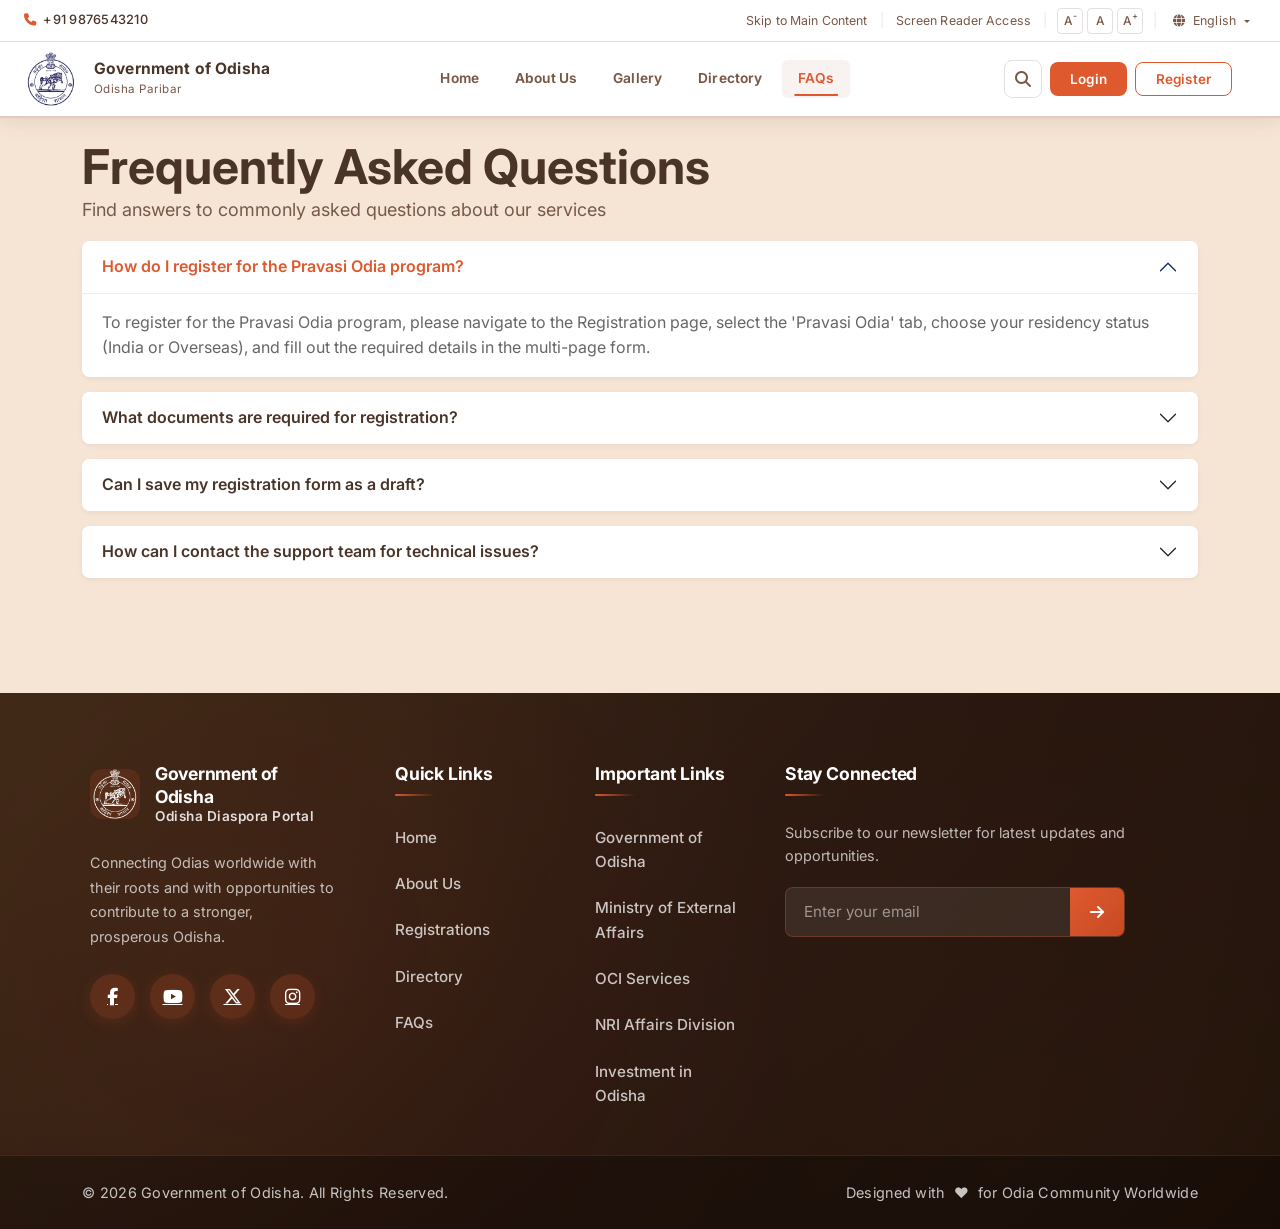
<file: faq.html>
<!doctype html>
<html lang="en">
  <head>
    <meta charset="UTF-8" />
    <meta name="viewport" content="width=device-width, initial-scale=1.0" />
    <title>FAQ - Government of Odisha</title>

    <!-- Bootstrap CSS -->
    <link
      href="https://cdn.jsdelivr.net/npm/bootstrap@5.3.3/dist/css/bootstrap.min.css"
      rel="stylesheet"
    />

    <!-- Font Awesome -->
    <link href="https://cdnjs.cloudflare.com/ajax/libs/font-awesome/6.5.1/css/all.min.css" rel="stylesheet" />

    <!-- Google Font - Inter -->
    <link rel="preconnect" href="https://fonts.googleapis.com" />
    <link
      href="https://fonts.googleapis.com/css2?family=Inter:wght@300;400;500;600;700&display=swap"
      rel="stylesheet"
    />

    <!-- Custom CSS -->
    <link rel="stylesheet" href="css/style.css" />
    <!-- Page-specific styles -->
    <link rel="stylesheet" href="css/faq.css" />
  </head>

  <body>

  <!-- Site Header (Utility Bar + Navbar) -->
  <div id="site-header"></div>

    <!-- Main Content -->
    <main id="main-content">
      <section class="faq-section">
        <div class="container">
          <div class="page-title">
            <h1>Frequently Asked Questions</h1>
            <p class="faq-subtitle">Find answers to commonly asked questions about our services</p>
          </div>
          
          <div class="accordion" id="faqAccordion">
            <!-- First Item Open by Default -->
            <div class="accordion-item">
              <h2 class="accordion-header" id="headingOne">
                <button class="accordion-button" type="button" data-bs-toggle="collapse" data-bs-target="#collapseOne" aria-expanded="true" aria-controls="collapseOne">
                  How do I register for the Pravasi Odia program?
                </button>
              </h2>
              <div id="collapseOne" class="accordion-collapse collapse show" aria-labelledby="headingOne" data-bs-parent="#faqAccordion">
                <div class="accordion-body">
                  To register for the Pravasi Odia program, please navigate to the Registration page, select the 'Pravasi Odia' tab, choose your residency status (India or Overseas), and fill out the required details in the multi-page form.
                </div>
              </div>
            </div>

            <div class="accordion-item">
              <h2 class="accordion-header" id="headingTwo">
                <button class="accordion-button collapsed" type="button" data-bs-toggle="collapse" data-bs-target="#collapseTwo" aria-expanded="false" aria-controls="collapseTwo">
                  What documents are required for registration?
                </button>
              </h2>
              <div id="collapseTwo" class="accordion-collapse collapse" aria-labelledby="headingTwo" data-bs-parent="#faqAccordion">
                <div class="accordion-body">
                  Depending on the category, you may need a valid government-issued ID, proof of residence, and specific certifications related to your association or temple registration. Please refer to the registration form for the exact list.
                </div>
              </div>
            </div>

            <div class="accordion-item">
              <h2 class="accordion-header" id="headingThree">
                <button class="accordion-button collapsed" type="button" data-bs-toggle="collapse" data-bs-target="#collapseThree" aria-expanded="false" aria-controls="collapseThree">
                  Can I save my registration form as a draft?
                </button>
              </h2>
              <div id="collapseThree" class="accordion-collapse collapse" aria-labelledby="headingThree" data-bs-parent="#faqAccordion">
                <div class="accordion-body">
                  Yes, the registration form includes a "Save as Draft" feature. This allows you to save your progress locally and return to complete the form later without losing your entered data.
                </div>
              </div>
            </div>

            <div class="accordion-item">
              <h2 class="accordion-header" id="headingFour">
                <button class="accordion-button collapsed" type="button" data-bs-toggle="collapse" data-bs-target="#collapseFour" aria-expanded="false" aria-controls="collapseFour">
                  How can I contact the support team for technical issues?
                </button>
              </h2>
              <div id="collapseFour" class="accordion-collapse collapse" aria-labelledby="headingFour" data-bs-parent="#faqAccordion">
                <div class="accordion-body">
                  You can contact our support team via the phone number provided in the utility bar (+91 9876543210) or through the official contact email listed on the homepage.
                </div>
              </div>
            </div>
          </div>
        </div>
      </section>
    </main>

    <!-- Site Footer -->
    <div id="site-footer"></div>

    <!-- Bootstrap JS -->
    <script src="https://cdn.jsdelivr.net/npm/bootstrap@5.3.3/dist/js/bootstrap.bundle.min.js"></script>
    <!-- Custom JS -->
    <script src="js/script.js"></script>
    <script>
      // Load shared partials
      loadPartial('#site-header', 'partials/header.html');
      loadPartial('#site-footer', 'partials/footer.html');
    </script>
  </body>
</html>
</file>
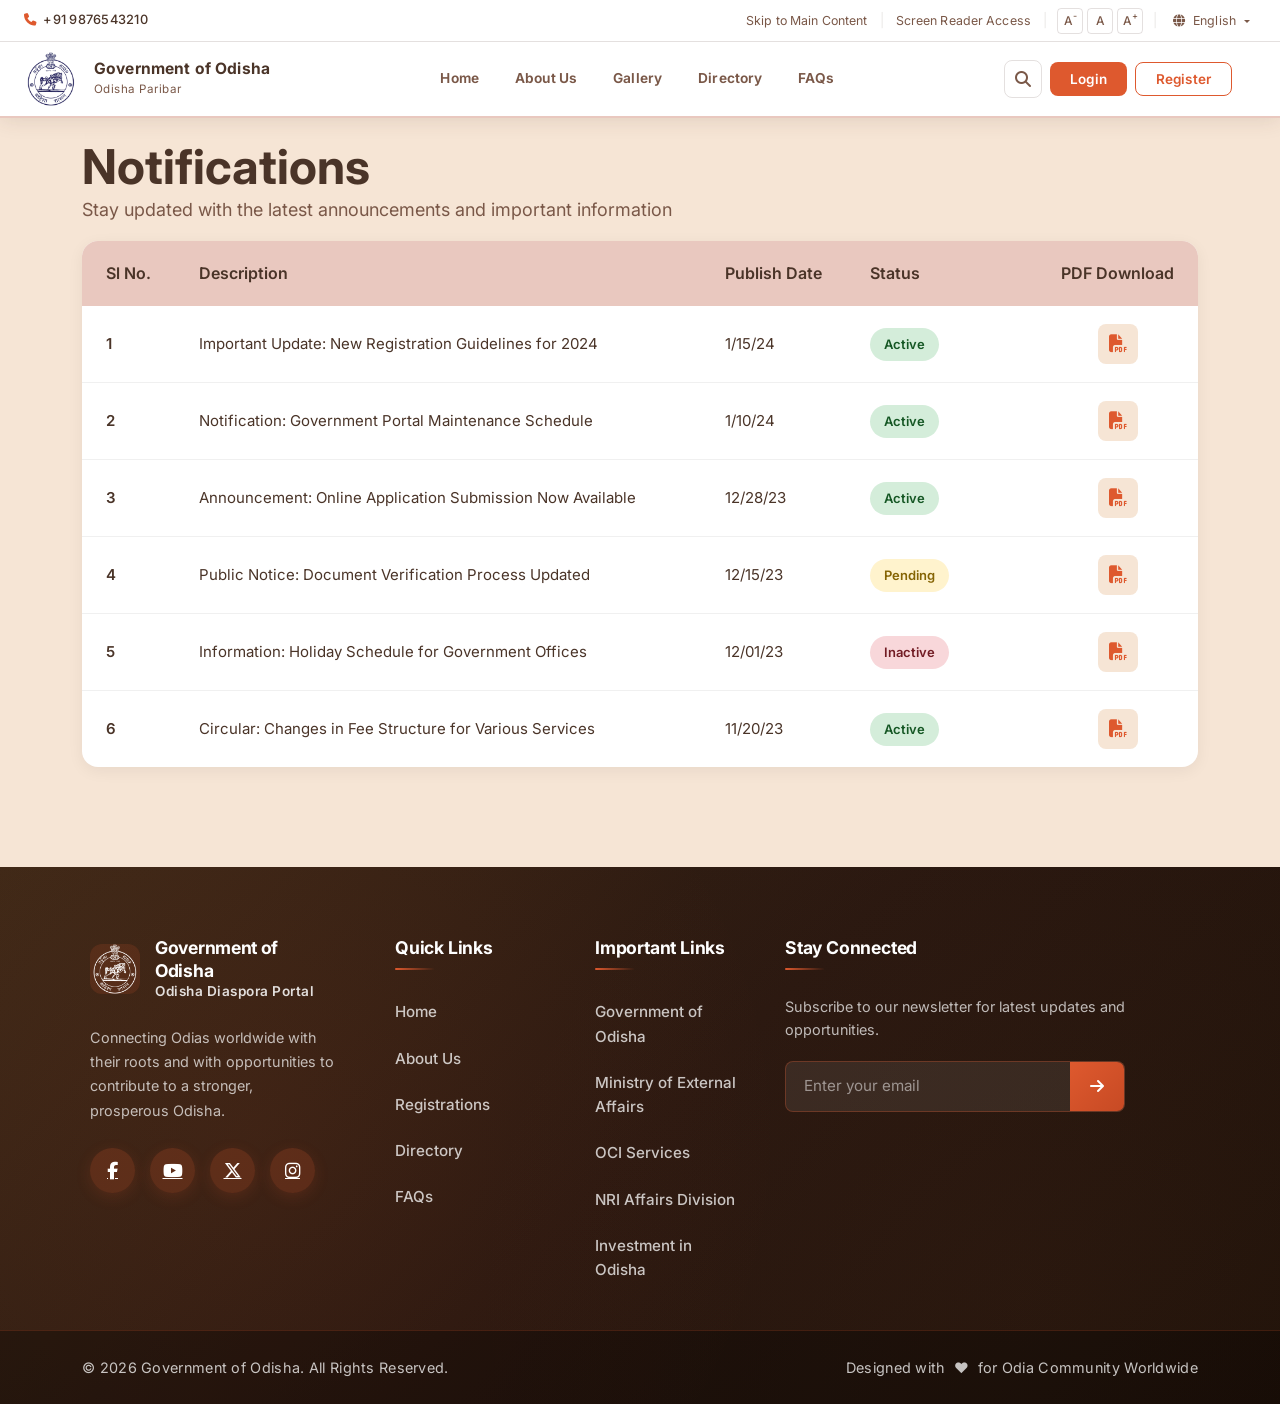
<file: notification.html>
<!doctype html>
<html lang="en">
  <head>
    <meta charset="UTF-8" />
    <meta name="viewport" content="width=device-width, initial-scale=1.0" />
    <title>Notifications - Government of Odisha</title>

    <!-- Bootstrap CSS -->
    <link
      href="https://cdn.jsdelivr.net/npm/bootstrap@5.3.3/dist/css/bootstrap.min.css"
      rel="stylesheet"
    />

    <!-- Font Awesome -->
    <link href="https://cdnjs.cloudflare.com/ajax/libs/font-awesome/6.5.1/css/all.min.css" rel="stylesheet" />

    <!-- Google Font - Inter -->
    <link rel="preconnect" href="https://fonts.googleapis.com" />

    <link
      href="https://fonts.googleapis.com/css2?family=Inter:wght@300;400;500;600;700&display=swap"
      rel="stylesheet"
    />

    <!-- Custom CSS -->
    <link rel="stylesheet" href="css/style.css" />
    <!-- Page-specific styles -->
    <link rel="stylesheet" href="css/notification.css" />
  </head>

  <body>

  <!-- Site Header (Utility Bar + Navbar) -->
  <div id="site-header"></div>

    <!-- ==========================
     Notification Section Start
========================== -->

    <section class="notification-section" id="main-content">
      <div class="container">
        <!-- Page Title -->
        <div class="page-title">
          <h1>Notifications</h1>
          <p>Stay updated with the latest announcements and important information</p>
        </div>

        <!-- Notification Table -->
        <div class="notification-table-wrapper">
          <table class="notification-table">
            <thead>
              <tr>
                <th>Sl No.</th>
                <th>Description</th>
                <th>Publish Date</th>
                <th>Status</th>
                <th style="text-align: center;">PDF Download</th>
              </tr>
            </thead>
            <tbody>
              <!-- Notification Row 1 -->
              <tr>
                <td class="sl-no">1</td>
                <td class="description">Important Update: New Registration Guidelines for 2024</td>
                <td class="publish-date">1/15/24</td>
                <td>
                  <span class="status-badge status-active">Active</span>
                </td>
                <td class="pdf-download">
                  <a href="#" title="Download PDF">
                    <i class="fas fa-file-pdf"></i>
                  </a>
                </td>
              </tr>

              <!-- Notification Row 2 -->
              <tr>
                <td class="sl-no">2</td>
                <td class="description">Notification: Government Portal Maintenance Schedule</td>
                <td class="publish-date">1/10/24</td>
                <td>
                  <span class="status-badge status-active">Active</span>
                </td>
                <td class="pdf-download">
                  <a href="#" title="Download PDF">
                    <i class="fas fa-file-pdf"></i>
                  </a>
                </td>
              </tr>

              <!-- Notification Row 3 -->
              <tr>
                <td class="sl-no">3</td>
                <td class="description">Announcement: Online Application Submission Now Available</td>
                <td class="publish-date">12/28/23</td>
                <td>
                  <span class="status-badge status-active">Active</span>
                </td>
                <td class="pdf-download">
                  <a href="#" title="Download PDF">
                    <i class="fas fa-file-pdf"></i>
                  </a>
                </td>
              </tr>

              <!-- Notification Row 4 -->
              <tr>
                <td class="sl-no">4</td>
                <td class="description">Public Notice: Document Verification Process Updated</td>
                <td class="publish-date">12/15/23</td>
                <td>
                  <span class="status-badge status-pending">Pending</span>
                </td>
                <td class="pdf-download">
                  <a href="#" title="Download PDF">
                    <i class="fas fa-file-pdf"></i>
                  </a>
                </td>
              </tr>

              <!-- Notification Row 5 -->
              <tr>
                <td class="sl-no">5</td>
                <td class="description">Information: Holiday Schedule for Government Offices</td>
                <td class="publish-date">12/01/23</td>
                <td>
                  <span class="status-badge status-inactive">Inactive</span>
                </td>
                <td class="pdf-download">
                  <a href="#" title="Download PDF">
                    <i class="fas fa-file-pdf"></i>
                  </a>
                </td>
              </tr>

              <!-- Notification Row 6 -->
              <tr>
                <td class="sl-no">6</td>
                <td class="description">Circular: Changes in Fee Structure for Various Services</td>
                <td class="publish-date">11/20/23</td>
                <td>
                  <span class="status-badge status-active">Active</span>
                </td>
                <td class="pdf-download">
                  <a href="#" title="Download PDF">
                    <i class="fas fa-file-pdf"></i>
                  </a>
                </td>
              </tr>
            </tbody>
          </table>
        </div>
      </div>
    </section>

    <!-- ==========================
     Notification Section End
========================== -->

    <!-- Site Footer -->
    <div id="site-footer"></div>

    <!-- Bootstrap JS -->
    <script src="https://cdn.jsdelivr.net/npm/bootstrap@5.3.3/dist/js/bootstrap.bundle.min.js"></script>
    <!-- Custom JS -->
    <script src="js/script.js"></script>
    <script>
      // Load shared partials
      loadPartial('#site-header', 'partials/header.html');
      loadPartial('#site-footer', 'partials/footer.html');
    </script>
  </body>
</html>
</file>
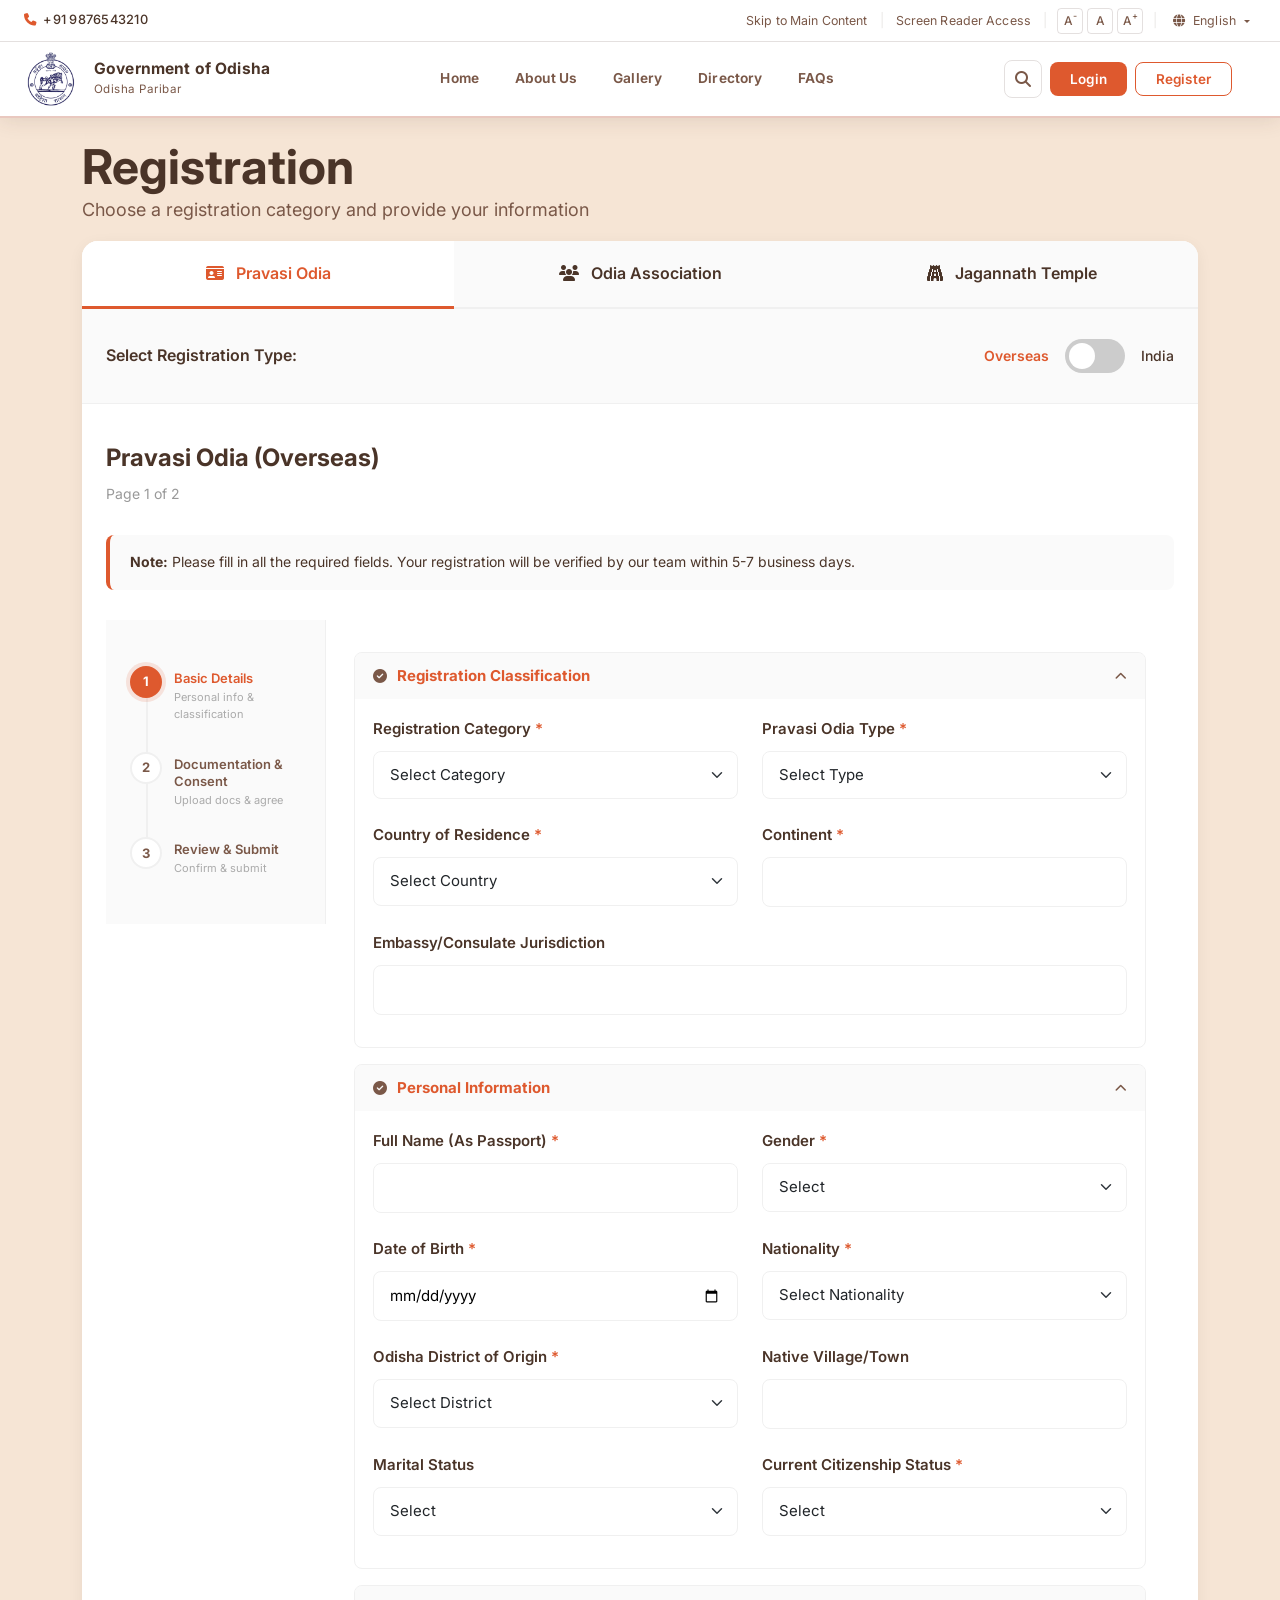
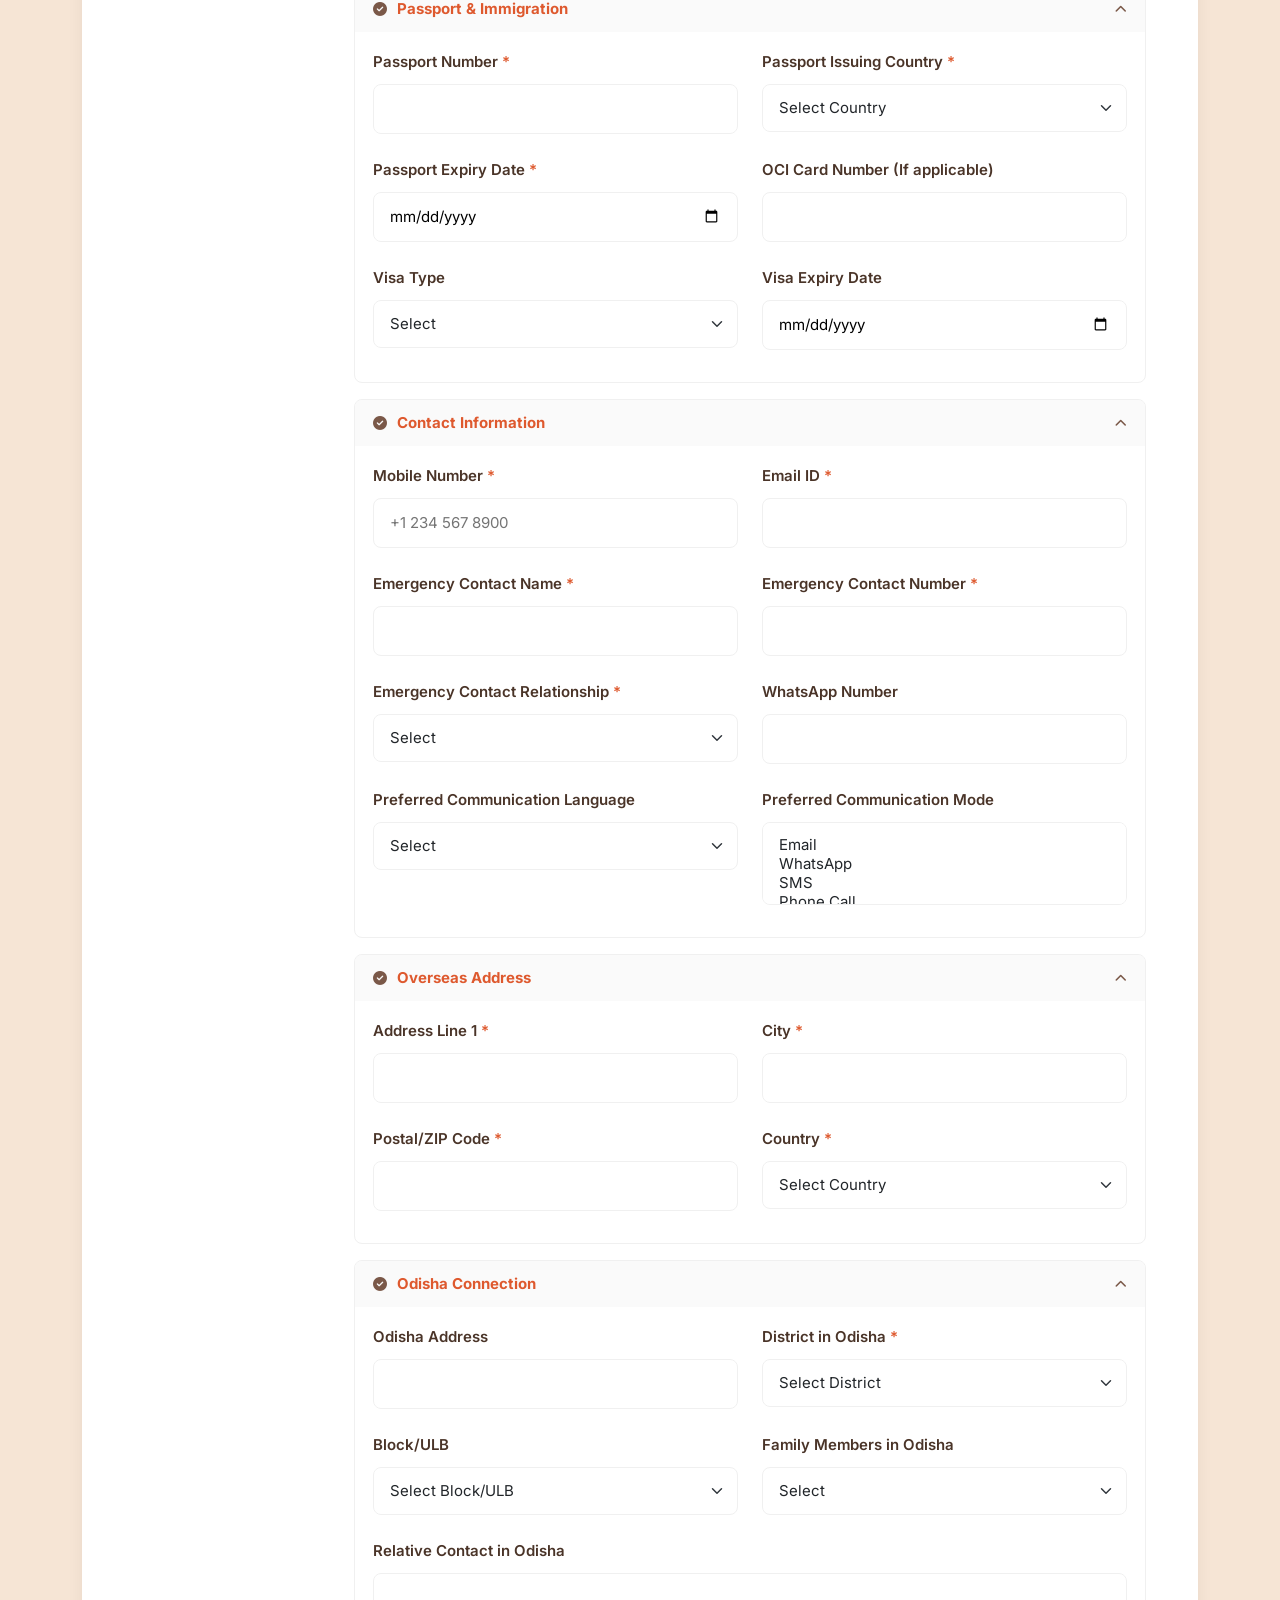
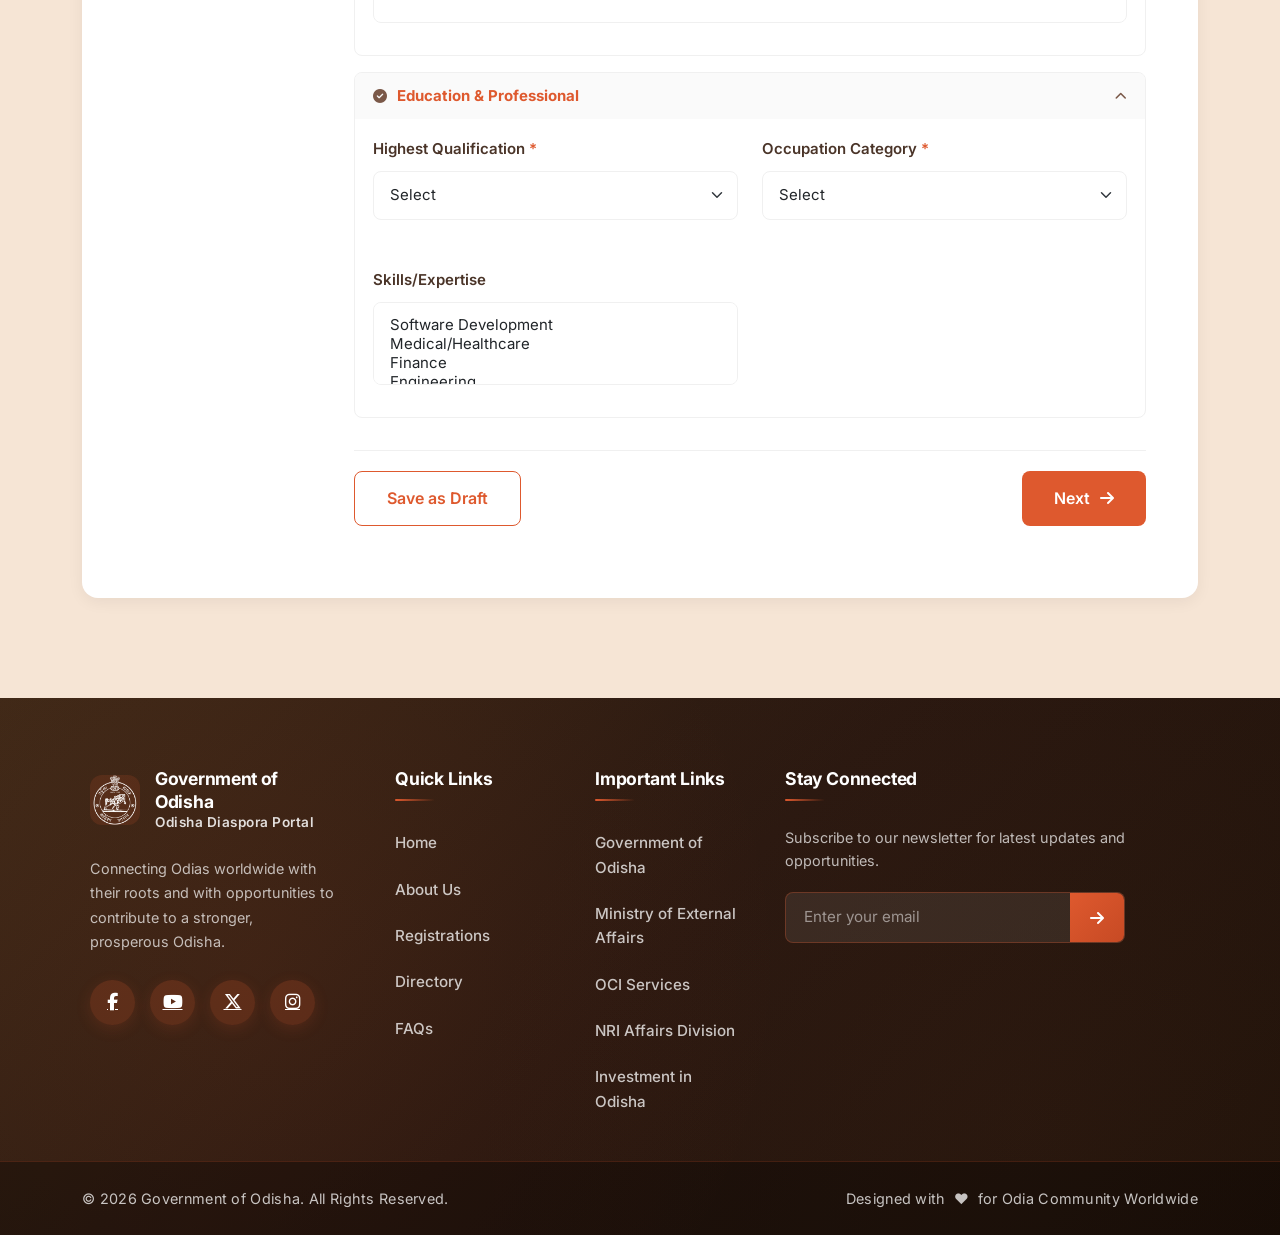
<file: registration.html>
<!doctype html>
<html lang="en">
<head>
  <meta charset="UTF-8" />
  <meta name="viewport" content="width=device-width, initial-scale=1.0" />
  <title>Registration - Government of Odisha</title>

  <link href="https://cdn.jsdelivr.net/npm/bootstrap@5.3.3/dist/css/bootstrap.min.css" rel="stylesheet" />

  <link href="https://cdnjs.cloudflare.com/ajax/libs/font-awesome/6.5.1/css/all.min.css" rel="stylesheet" />

  <link rel="preconnect" href="https://fonts.googleapis.com" />

  <link href="https://fonts.googleapis.com/css2?family=Inter:wght@300;400;500;600;700&display=swap" rel="stylesheet" />

  <link rel="stylesheet" href="css/style.css" />
  <link rel="stylesheet" href="css/registration.css" />
</head>

<body>

  <div id="site-header"></div>

  <section class="registration-section" id="main-content">
    <div class="container">
      <div class="page-title">
        <h1>Registration</h1>
        <p>Choose a registration category and provide your information</p>
      </div>

      <div class="registration-tabs-wrapper">
        <div class="registration-tabs">
          <button class="tab-btn active" data-tab="tab-1">
            <i class="fas fa-id-card" style="margin-right: 8px;"></i> Pravasi Odia
          </button>
          <button class="tab-btn" data-tab="tab-2">
            <i class="fas fa-users" style="margin-right: 8px;"></i> Odia Association
          </button>
          <button class="tab-btn" data-tab="tab-3">
            <i class="fas fa-gopuram" style="margin-right: 8px;"></i> Jagannath Temple
          </button>
        </div>

        <div id="tab-1" class="tab-content active">
          <div class="toggle-section">
            <label class="toggle-label">Select Registration Type:</label>
            <div class="toggle-switch-wrapper">
              <span class="toggle-option active" id="toggle-1-label-1">Overseas</span>
              <label class="toggle-switch">
                <input type="checkbox" id="toggle-1" class="tab-toggle">
                <span class="slider"></span>
              </label>
              <span class="toggle-option" id="toggle-1-label-2">India</span>
            </div>
          </div>

          <div class="form-content active" id="toggle-1-overseas">
            <h3 class="form-title">Pravasi Odia (Overseas)</h3>
            <div class="form-page-indicator">Page <span class="current-page">1</span> of 2</div>

            <div class="info-box">
              <p><strong>Note:</strong> Please fill in all the required fields. Your registration will be verified by
                our team within 5-7 business days.</p>
            </div>

            <form class="registration-form" data-form-id="form-1-overseas">
              <div class="stepper-wrapper">
                <div class="stepper-sidebar">
                  <ul class="stepper-list" id="stepper-form_1_overseas">
                    <li class="stepper-item active" data-step="1" onclick="goToStep(this, 1, 'form_1_overseas')">
                      <div class="stepper-circle"><span class="step-number">1</span></div>
                      <div class="stepper-label">
                        <div class="step-title">Basic Details</div>
                        <div class="step-subtitle">Personal info &amp; classification</div>
                      </div>
                    </li>
                    <li class="stepper-item" data-step="2" onclick="goToStep(this, 2, 'form_1_overseas')">
                      <div class="stepper-circle"><span class="step-number">2</span></div>
                      <div class="stepper-label">
                        <div class="step-title">Documentation &amp; Consent</div>
                        <div class="step-subtitle">Upload docs &amp; agree</div>
                      </div>
                    </li>
                    <li class="stepper-item" data-step="3" onclick="goToStep(this, 3, 'form_1_overseas')">
                      <div class="stepper-circle"><span class="step-number">3</span></div>
                      <div class="stepper-label">
                        <div class="step-title">Review &amp; Submit</div>
                        <div class="step-subtitle">Confirm &amp; submit</div>
                      </div>
                    </li>
                  </ul>
                </div>
                <div class="stepper-body">

                  <!-- STEP 1 -->
                  <div class="step-pane active" id="step-form_1_overseas-1">
                    <div class="step-error-msg" id="err-form_1_overseas-1"><i class="fas fa-exclamation-circle"></i>
                      Please fill all required fields before proceeding.</div>



                    <div class="accordion-section open" data-accordion-id="acc-registration-classification">
                      <div class="accordion-header" onclick="toggleAccordion(this)">
                        <div class="accordion-header-left">
                          <i class="accordion-section-icon fas fa-circle-check"></i>
                          <h4 class="accordion-section-title">Registration Classification</h4>
                        </div>
                        <i class="accordion-toggle-icon fas fa-chevron-down"></i>
                      </div>
                      <div class="accordion-body">

                        <div class="form-row">
                          <div class="form-group">
                            <label class="form-label">Registration Category <span
                                style="color: var(--btn-color);">*</span></label>
                            <select class="form-select form-field" id="overseas-category"
                              onchange="handleCategoryChange('overseas')" required>
                              <option value="">Select Category</option>
                              <option value="Individual">Individual</option>
                              <option value="Family">Family</option>
                              <option value="Student">Student</option>
                            </select>
                          </div>
                          <div class="form-group">
                            <label class="form-label">Pravasi Odia Type <span
                                style="color: var(--btn-color);">*</span></label>
                            <select class="form-select form-field" required>
                              <option value="">Select Type</option>
                              <option value="NRI">NRI</option>
                              <option value="OCI">OCI</option>
                              <option value="PIO">PIO</option>
                              <option value="Foreign Citizen">Foreign Citizen of Odia Origin</option>
                              <option value="Student Visa">Student Visa Holder</option>
                              <option value="Work Permit">Work Permit Holder</option>
                            </select>
                          </div>
                        </div>
                        <div class="form-row">
                          <div class="form-group">
                            <label class="form-label">Country of Residence <span
                                style="color: var(--btn-color);">*</span></label>
                            <select class="form-select form-field" id="overseas-country"
                              onchange="handleCountryChange()" required>
                              <option value="">Select Country</option>
                              <option value="USA">USA</option>
                              <option value="Canada">Canada</option>
                              <option value="GCC Countries">GCC Countries</option>
                              <option value="UK">UK</option>
                              <option value="Australia">Australia</option>
                              <option value="EU Countries">EU Countries</option>
                              <option value="Singapore">Singapore</option>
                              <option value="Malaysia">Malaysia</option>
                              <option value="Japan">Japan</option>
                            </select>
                          </div>
                          <div class="form-group">
                            <label class="form-label">Continent <span style="color: var(--btn-color);">*</span></label>
                            <input type="text" class="form-input form-field" id="overseas-continent" readonly required>
                          </div>
                        </div>
                        <div class="form-group">
                          <label class="form-label">Embassy/Consulate Jurisdiction</label>
                          <input type="text" class="form-input form-field" id="overseas-embassy" readonly>
                        </div>

                      </div>
                    </div>
                    <div class="accordion-section open" data-accordion-id="acc-personal-information">
                      <div class="accordion-header" onclick="toggleAccordion(this)">
                        <div class="accordion-header-left">
                          <i class="accordion-section-icon fas fa-circle-check"></i>
                          <h4 class="accordion-section-title">Personal Information</h4>
                        </div>
                        <i class="accordion-toggle-icon fas fa-chevron-down"></i>
                      </div>
                      <div class="accordion-body">


                        <div class="form-row">
                          <div class="form-group">
                            <label class="form-label">Full Name (As Passport) <span
                                style="color: var(--btn-color);">*</span></label>
                            <input type="text" class="form-input form-field" required>
                          </div>
                          <div class="form-group">
                            <label class="form-label">Gender <span style="color: var(--btn-color);">*</span></label>
                            <select class="form-select form-field" required>
                              <option value="">Select</option>
                              <option value="Male">Male</option>
                              <option value="Female">Female</option>
                              <option value="Other">Other</option>
                              <option value="Prefer not to say">Prefer not to say</option>
                            </select>
                          </div>
                        </div>
                        <div class="form-row">
                          <div class="form-group">
                            <label class="form-label">Date of Birth <span
                                style="color: var(--btn-color);">*</span></label>
                            <input type="date" class="form-input form-field" required>
                          </div>
                          <div class="form-group">
                            <label class="form-label">Nationality <span
                                style="color: var(--btn-color);">*</span></label>
                            <select class="form-select form-field" required>
                              <option value="">Select Nationality</option>
                              <option value="Indian">Indian</option>
                              <option value="American">American</option>
                              <option value="Canadian">Canadian</option>
                              <option value="British">British</option>
                              <option value="Australian">Australian</option>
                              <option value="Other">Other</option>
                            </select>
                          </div>
                        </div>
                        <div class="form-row">
                          <div class="form-group">
                            <label class="form-label">Odisha District of Origin <span
                                style="color: var(--btn-color);">*</span></label>
                            <select class="form-select form-field" required>
                              <option value="">Select District</option>
                              <option value="Khurda">Khurda</option>
                              <option value="Cuttack">Cuttack</option>
                              <option value="Ganjam">Ganjam</option>
                              <option value="Puri">Puri</option>
                              <option value="Other">Other</option>
                            </select>
                          </div>
                          <div class="form-group">
                            <label class="form-label">Native Village/Town</label>
                            <input type="text" class="form-input form-field">
                          </div>
                        </div>
                        <div class="form-row">
                          <div class="form-group">
                            <label class="form-label">Marital Status</label>
                            <select class="form-select form-field">
                              <option value="">Select</option>
                              <option value="Single">Single</option>
                              <option value="Married">Married</option>
                              <option value="Divorced">Divorced</option>
                              <option value="Widowed">Widowed</option>
                            </select>
                          </div>
                          <div class="form-group">
                            <label class="form-label">Current Citizenship Status <span
                                style="color: var(--btn-color);">*</span></label>
                            <select class="form-select form-field" required>
                              <option value="">Select</option>
                              <option value="Citizen">Citizen</option>
                              <option value="PR Holder">PR Holder</option>
                              <option value="Work Permit">Work Permit</option>
                              <option value="Student Visa">Student Visa</option>
                              <option value="Dependent Visa">Dependent Visa</option>
                            </select>
                          </div>
                        </div>

                        <div id="overseas-family-container"></div>

                        <div class="form-group d-none" id="overseas-add-family-btn-group"
                          style="text-align: right; margin-bottom: 24px;">
                          <button type="button" class="draft-btn" onclick="addFamilyMember('overseas')"><i
                              class="fas fa-plus"></i> Add Family Member</button>
                        </div>

                      </div>
                    </div>
                    <div class="accordion-section open" data-accordion-id="acc-passport---immigration">
                      <div class="accordion-header" onclick="toggleAccordion(this)">
                        <div class="accordion-header-left">
                          <i class="accordion-section-icon fas fa-circle-check"></i>
                          <h4 class="accordion-section-title">Passport & Immigration</h4>
                        </div>
                        <i class="accordion-toggle-icon fas fa-chevron-down"></i>
                      </div>
                      <div class="accordion-body">

                        <div class="form-row">
                          <div class="form-group">
                            <label class="form-label">Passport Number <span
                                style="color: var(--btn-color);">*</span></label>
                            <input type="text" class="form-input form-field" required>
                          </div>
                          <div class="form-group">
                            <label class="form-label">Passport Issuing Country <span
                                style="color: var(--btn-color);">*</span></label>
                            <select class="form-select form-field" required>
                              <option value="">Select Country</option>
                              <option value="India">India</option>
                              <option value="Other">Other</option>
                            </select>
                          </div>
                        </div>
                        <div class="form-row">
                          <div class="form-group">
                            <label class="form-label">Passport Expiry Date <span
                                style="color: var(--btn-color);">*</span></label>
                            <input type="date" class="form-input form-field" required>
                          </div>
                          <div class="form-group">
                            <label class="form-label">OCI Card Number (If applicable)</label>
                            <input type="text" class="form-input form-field">
                          </div>
                        </div>
                        <div class="form-row">
                          <div class="form-group">
                            <label class="form-label">Visa Type</label>
                            <select class="form-select form-field">
                              <option value="">Select</option>
                              <option value="Work">Work</option>
                              <option value="Student">Student</option>
                              <option value="Tourist">Tourist</option>
                              <option value="Dependent">Dependent</option>
                            </select>
                          </div>
                          <div class="form-group">
                            <label class="form-label">Visa Expiry Date</label>
                            <input type="date" class="form-input form-field">
                          </div>
                        </div>

                        <div id="overseas-dynamic-immigration" class="form-row"></div>

                      </div>
                    </div>
                    <div class="accordion-section open" data-accordion-id="acc-contact-information">
                      <div class="accordion-header" onclick="toggleAccordion(this)">
                        <div class="accordion-header-left">
                          <i class="accordion-section-icon fas fa-circle-check"></i>
                          <h4 class="accordion-section-title">Contact Information</h4>
                        </div>
                        <i class="accordion-toggle-icon fas fa-chevron-down"></i>
                      </div>
                      <div class="accordion-body">

                        <div class="form-row">
                          <div class="form-group">
                            <label class="form-label">Mobile Number <span
                                style="color: var(--btn-color);">*</span></label>
                            <input type="text" class="form-input form-field" placeholder="+1 234 567 8900" required>
                          </div>
                          <div class="form-group">
                            <label class="form-label">Email ID <span style="color: var(--btn-color);">*</span></label>
                            <input type="email" class="form-input form-field" required>
                          </div>
                        </div>
                        <div class="form-row">
                          <div class="form-group">
                            <label class="form-label">Emergency Contact Name <span
                                style="color: var(--btn-color);">*</span></label>
                            <input type="text" class="form-input form-field" required>
                          </div>
                          <div class="form-group">
                            <label class="form-label">Emergency Contact Number <span
                                style="color: var(--btn-color);">*</span></label>
                            <input type="text" class="form-input form-field" required>
                          </div>
                        </div>
                        <div class="form-row">
                          <div class="form-group">
                            <label class="form-label">Emergency Contact Relationship <span
                                style="color: var(--btn-color);">*</span></label>
                            <select class="form-select form-field" required>
                              <option value="">Select</option>
                              <option value="Spouse">Spouse</option>
                              <option value="Parent">Parent</option>
                              <option value="Sibling">Sibling</option>
                              <option value="Friend">Friend</option>
                            </select>
                          </div>
                          <div class="form-group">
                            <label class="form-label">WhatsApp Number</label>
                            <input type="text" class="form-input form-field">
                          </div>
                        </div>
                        <div class="form-row">
                          <div class="form-group">
                            <label class="form-label">Preferred Communication Language</label>
                            <select class="form-select form-field">
                              <option value="">Select</option>
                              <option value="Odia">Odia</option>
                              <option value="English">English</option>
                              <option value="Hindi">Hindi</option>
                            </select>
                          </div>
                          <div class="form-group">
                            <label class="form-label">Preferred Communication Mode</label>
                            <select class="form-select form-field" multiple size="3" style="height: auto;">
                              <option value="Email">Email</option>
                              <option value="WhatsApp">WhatsApp</option>
                              <option value="SMS">SMS</option>
                              <option value="Phone Call">Phone Call</option>
                            </select>
                          </div>
                        </div>

                      </div>
                    </div>
                    <div class="accordion-section open" data-accordion-id="acc-overseas-address">
                      <div class="accordion-header" onclick="toggleAccordion(this)">
                        <div class="accordion-header-left">
                          <i class="accordion-section-icon fas fa-circle-check"></i>
                          <h4 class="accordion-section-title">Overseas Address</h4>
                        </div>
                        <i class="accordion-toggle-icon fas fa-chevron-down"></i>
                      </div>
                      <div class="accordion-body">

                        <div class="form-row">
                          <div class="form-group">
                            <label class="form-label">Address Line 1 <span
                                style="color: var(--btn-color);">*</span></label>
                            <input type="text" class="form-input form-field" required>
                          </div>
                          <div class="form-group">
                            <label class="form-label">City <span style="color: var(--btn-color);">*</span></label>
                            <input type="text" class="form-input form-field" required>
                          </div>
                        </div>
                        <div class="form-row">
                          <div class="form-group">
                            <label class="form-label">Postal/ZIP Code <span
                                style="color: var(--btn-color);">*</span></label>
                            <input type="text" class="form-input form-field" required>
                          </div>
                          <div class="form-group">
                            <label class="form-label">Country <span style="color: var(--btn-color);">*</span></label>
                            <select class="form-select form-field" required>
                              <option value="">Select Country</option>
                              <option value="USA">USA</option>
                              <option value="Canada">Canada</option>
                              <option value="UK">UK</option>
                              <option value="Australia">Australia</option>
                            </select>
                          </div>
                        </div>

                      </div>
                    </div>
                    <div class="accordion-section open" data-accordion-id="acc-odisha-connection">
                      <div class="accordion-header" onclick="toggleAccordion(this)">
                        <div class="accordion-header-left">
                          <i class="accordion-section-icon fas fa-circle-check"></i>
                          <h4 class="accordion-section-title">Odisha Connection</h4>
                        </div>
                        <i class="accordion-toggle-icon fas fa-chevron-down"></i>
                      </div>
                      <div class="accordion-body">

                        <div class="form-row">
                          <div class="form-group">
                            <label class="form-label">Odisha Address</label>
                            <input type="text" class="form-input form-field">
                          </div>
                          <div class="form-group">
                            <label class="form-label">District in Odisha <span
                                style="color: var(--btn-color);">*</span></label>
                            <select class="form-select form-field" required>
                              <option value="">Select District</option>
                              <option value="Khurda">Khurda</option>
                              <option value="Cuttack">Cuttack</option>
                              <option value="Ganjam">Ganjam</option>
                            </select>
                          </div>
                        </div>
                        <div class="form-row">
                          <div class="form-group">
                            <label class="form-label">Block/ULB</label>
                            <select class="form-select form-field">
                              <option value="">Select Block/ULB</option>
                              <option value="Bhubaneswar">Bhubaneswar (ULB)</option>
                              <option value="Cuttack">Cuttack (ULB)</option>
                              <option value="Bhanjanagar">Bhanjanagar (Block)</option>
                            </select>
                          </div>
                          <div class="form-group">
                            <label class="form-label">Family Members in Odisha</label>
                            <select class="form-select form-field">
                              <option value="">Select</option>
                              <option value="Yes">Yes</option>
                              <option value="No">No</option>
                            </select>
                          </div>
                        </div>
                        <div class="form-group">
                          <label class="form-label">Relative Contact in Odisha</label>
                          <input type="text" class="form-input form-field">
                        </div>

                      </div>
                    </div>
                    <div class="accordion-section open" data-accordion-id="acc-education---professional">
                      <div class="accordion-header" onclick="toggleAccordion(this)">
                        <div class="accordion-header-left">
                          <i class="accordion-section-icon fas fa-circle-check"></i>
                          <h4 class="accordion-section-title">Education & Professional</h4>
                        </div>
                        <i class="accordion-toggle-icon fas fa-chevron-down"></i>
                      </div>
                      <div class="accordion-body">

                        <div class="form-row">
                          <div class="form-group">
                            <label class="form-label">Highest Qualification <span
                                style="color: var(--btn-color);">*</span></label>
                            <select class="form-select form-field" onchange="handleOverseasQualificationChange(this)"
                              required>
                              <option value="">Select</option>
                              <option value="Bachelors">Bachelors</option>
                              <option value="Masters">Masters</option>
                              <option value="PhD">PhD</option>
                              <option value="Other">Other</option>
                            </select>
                          </div>
                          <div class="form-group" id="overseas-occupation-group">
                            <label class="form-label">Occupation Category <span
                                style="color: var(--btn-color);">*</span></label>
                            <select class="form-select form-field" required>
                              <option value="">Select</option>
                              <option value="Student">Student</option>
                              <option value="IT">IT</option>
                              <option value="Healthcare">Healthcare</option>
                              <option value="Academia">Academia</option>
                              <option value="Business">Business</option>
                              <option value="Other">Other</option>
                            </select>
                          </div>

                          <div class="form-group d-none" id="overseas-other-occupation-group">
                            <label class="form-label">Occupation <span style="color: var(--btn-color);">*</span></label>
                            <input type="text" class="form-input form-field" id="overseas-other-occupation-input"
                              placeholder="Enter occupation">
                          </div>
                          <div class="form-group">
                            <label class="form-label">Skills/Expertise</label>
                            <select class="form-select form-field" multiple size="3" style="height: auto;">
                              <option value="Software Development">Software Development</option>
                              <option value="Medical/Healthcare">Medical/Healthcare</option>
                              <option value="Finance">Finance</option>
                              <option value="Engineering">Engineering</option>
                              <option value="Education">Education</option>
                            </select>
                          </div>
                        </div>
                      </div>
                    </div>

                    <div class="step-actions">
                      <button type="button" class="draft-btn save-draft-btn">Save as Draft</button>
                      <button type="button" class="next-btn" onclick="stepNext(this, 1, 'form_1_overseas')">Next <i
                          class="fas fa-arrow-right" style="margin-left:6px;"></i></button>
                    </div>
                  </div>

                  <!-- STEP 2 -->
                  <div class="step-pane" id="step-form_1_overseas-2">
                    <div class="step-error-msg" id="err-form_1_overseas-2"><i class="fas fa-exclamation-circle"></i>
                      Please fill all required fields before proceeding.</div>


                    <div class="accordion-section open" data-accordion-id="acc-documents">
                      <div class="accordion-header" onclick="toggleAccordion(this)">
                        <div class="accordion-header-left">
                          <i class="accordion-section-icon fas fa-circle-check"></i>
                          <h4 class="accordion-section-title">Documents</h4>
                        </div>
                        <i class="accordion-toggle-icon fas fa-chevron-down"></i>
                      </div>
                      <div class="accordion-body">

                        <p class="text-muted" style="font-size: 13px;">Upload files in PDF or JPEG format.</p>

                        <div class="form-row">
                          <div class="form-group">
                            <label class="form-label">Passport Copy <span
                                style="color: var(--btn-color);">*</span></label>
                            <input type="file" class="form-input form-field" accept=".pdf,.jpeg,.jpg" required>
                          </div>
                          <div class="form-group">
                            <label class="form-label">Visa/Residence Proof (If applicable)</label>
                            <input type="file" class="form-input form-field" accept=".pdf,.jpeg,.jpg">
                          </div>
                        </div>
                        <div class="form-row">
                          <div class="form-group">
                            <label class="form-label">OCI/PIO Card Copy (If applicable)</label>
                            <input type="file" class="form-input form-field" accept=".pdf,.jpeg,.jpg">
                          </div>
                          <div class="form-group">
                            <label class="form-label">Address Proof (If applicable)</label>
                            <input type="file" class="form-input form-field" accept=".pdf,.jpeg,.jpg">
                          </div>
                        </div>
                        <div class="form-row">
                          <div class="form-group">
                            <label class="form-label">Student ID (Students Only)</label>
                            <input type="file" class="form-input form-field" accept=".pdf,.jpeg,.jpg">
                          </div>
                          <div class="form-group">
                            <label class="form-label">Employment Proof (Optional)</label>
                            <input type="file" class="form-input form-field" accept=".pdf,.jpeg,.jpg">
                          </div>
                        </div>
                        <div class="form-group">
                          <label class="form-label">Association Authorization Letter (Association
                            representatives)</label>
                          <input type="file" class="form-input form-field" accept=".pdf,.jpeg,.jpg">
                        </div>

                      </div>
                    </div>
                    <div class="accordion-section open" data-accordion-id="acc-consent---declaration">
                      <div class="accordion-header" onclick="toggleAccordion(this)">
                        <div class="accordion-header-left">
                          <i class="accordion-section-icon fas fa-circle-check"></i>
                          <h4 class="accordion-section-title">Consent & Declaration</h4>
                        </div>
                        <i class="accordion-toggle-icon fas fa-chevron-down"></i>
                      </div>
                      <div class="accordion-body">

                        <div class="form-group" style="display: flex; gap: 10px; align-items: flex-start;">
                          <input type="checkbox" style="margin-top: 5px;" required>
                          <label><strong>Consent for Data Usage:</strong> I hereby consent to the storage and processing
                            of my personal data in compliance with GDPR and local data protection regulations. <span
                              style="color: var(--btn-color);">*</span></label>
                        </div>
                        <div class="form-group" style="display: flex; gap: 10px; align-items: flex-start;">
                          <input type="checkbox" style="margin-top: 5px;" required>
                          <label><strong>Declaration of Correctness:</strong> I declare that all information provided is
                            accurate and true to the best of my knowledge. <span
                              style="color: var(--btn-color);">*</span></label>
                        </div>
                      </div>
                    </div>

                    <div class="step-actions">
                      <button type="button" class="back-btn" onclick="stepBack(this, 2, 'form_1_overseas')"><i
                          class="fas fa-arrow-left" style="margin-right:6px;"></i> Back</button>
                      <button type="button" class="draft-btn save-draft-btn">Save as Draft</button>
                      <button type="button" class="next-btn" onclick="stepNext(this, 2, 'form_1_overseas')">Next <i
                          class="fas fa-arrow-right" style="margin-left:6px;"></i></button>
                    </div>
                  </div>

                  <!-- STEP 3: Review & Submit -->
                  <div class="step-pane" id="step-form_1_overseas-3">
                    <h3 class="form-title" style="margin-bottom:6px;">Review &amp; Submission</h3>
                    <p style="font-size:14px;color:var(--text-muted);margin-bottom:24px;">Please review all entered
                      information before submitting.</p>
                    <div id="review-content-form_1_overseas" class="review-content"></div>
                    <div class="step-actions">
                      <button type="button" class="back-btn" onclick="stepBack(this, 3, 'form_1_overseas')"><i
                          class="fas fa-arrow-left" style="margin-right:6px;"></i> Back</button>
                      <button type="button" class="draft-btn save-draft-btn">Save as Draft</button>
                      <button type="submit" class="submit-btn"><i class="fas fa-paper-plane"
                          style="margin-right:6px;"></i> Submit Registration</button>
                    </div>
                  </div>

                </div>
              </div>
            </form>
          </div>

          <div class="form-content" id="toggle-1-india">
            <h3 class="form-title">Pravasi Odia (India)</h3>
            <div class="form-page-indicator">Page <span class="current-page">1</span> of 2</div>

            <div class="info-box">
              <p><strong>Note:</strong> Please fill in all the required fields. Your registration will be verified by
                our team within 5-7 business days.</p>
            </div>

            <form class="registration-form" data-form-id="form-1-india">
              <div class="stepper-wrapper">
                <div class="stepper-sidebar">
                  <ul class="stepper-list" id="stepper-form_1_india">
                    <li class="stepper-item active" data-step="1" onclick="goToStep(this, 1, 'form_1_india')">
                      <div class="stepper-circle"><span class="step-number">1</span></div>
                      <div class="stepper-label">
                        <div class="step-title">Basic Details</div>
                        <div class="step-subtitle">Personal info &amp; classification</div>
                      </div>
                    </li>
                    <li class="stepper-item" data-step="2" onclick="goToStep(this, 2, 'form_1_india')">
                      <div class="stepper-circle"><span class="step-number">2</span></div>
                      <div class="stepper-label">
                        <div class="step-title">Documentation &amp; Consent</div>
                        <div class="step-subtitle">Upload docs &amp; agree</div>
                      </div>
                    </li>
                    <li class="stepper-item" data-step="3" onclick="goToStep(this, 3, 'form_1_india')">
                      <div class="stepper-circle"><span class="step-number">3</span></div>
                      <div class="stepper-label">
                        <div class="step-title">Review &amp; Submit</div>
                        <div class="step-subtitle">Confirm &amp; submit</div>
                      </div>
                    </li>
                  </ul>
                </div>
                <div class="stepper-body">

                  <!-- STEP 1 -->
                  <div class="step-pane active" id="step-form_1_india-1">
                    <div class="step-error-msg" id="err-form_1_india-1"><i class="fas fa-exclamation-circle"></i> Please
                      fill all required fields before proceeding.</div>



                    <div class="accordion-section open" data-accordion-id="acc-registration-classification">
                      <div class="accordion-header" onclick="toggleAccordion(this)">
                        <div class="accordion-header-left">
                          <i class="accordion-section-icon fas fa-circle-check"></i>
                          <h4 class="accordion-section-title">Registration Classification</h4>
                        </div>
                        <i class="accordion-toggle-icon fas fa-chevron-down"></i>
                      </div>
                      <div class="accordion-body">

                        <div class="form-row">
                          <div class="form-group">
                            <label class="form-label">Registration Category <span
                                style="color: var(--btn-color);">*</span></label>
                            <select class="form-select form-field" id="india-category"
                              onchange="handleCategoryChange('india')" required>
                              <option value="">Select Category</option>
                              <option value="Individual">Individual</option>
                              <option value="Family">Family</option>
                              <option value="Student">Student</option>
                            </select>
                          </div>
                          <div class="form-group">
                            <label class="form-label">Pravasi Odia Type <span
                                style="color: var(--btn-color);">*</span></label>
                            <select class="form-select form-field" required>
                              <option value="">Select Type</option>
                              <option value="Student">Student</option>
                              <option value="Private Employee">Private Employee</option>
                              <option value="Government Employee">Government Employee</option>
                              <option value="Self Employed">Self Employed</option>
                              <option value="Entrepreneur">Entrepreneur</option>
                              <option value="Business Owner">Business Owner</option>
                              <option value="Migrant Worker">Migrant Worker</option>
                              <option value="Homemaker">Homemaker</option>
                            </select>
                          </div>
                        </div>
                        <div class="form-row">
                          <div class="form-group">
                            <label class="form-label">Current State of Residence <span
                                style="color: var(--btn-color);">*</span></label>
                            <select class="form-select form-field" required>
                              <option value="">Select State</option>
                              <option value="Delhi">Delhi</option>
                              <option value="Maharashtra">Maharashtra</option>
                              <option value="Karnataka">Karnataka</option>
                              <option value="Telangana">Telangana</option>
                              <option value="Tamil Nadu">Tamil Nadu</option>
                              <option value="West Bengal">West Bengal</option>
                              <option value="Gujarat">Gujarat</option>
                              <option value="Other">Other</option>
                            </select>
                          </div>
                          <div class="form-group">
                            <label class="form-label">Current City of Residence <span
                                style="color: var(--btn-color);">*</span></label>
                            <input type="text" class="form-input form-field" required>
                          </div>
                        </div>
                        <div class="form-group">
                          <label class="form-label">Duration of Stay Outside Odisha <span
                              style="color: var(--btn-color);">*</span></label>
                          <select class="form-select form-field" required>
                            <option value="">Select Duration</option>
                            <option value="Less than 1 year">Less than 1 year</option>
                            <option value="1 to 5 years">1 to 5 years</option>
                            <option value="5 to 10 years">5 to 10 years</option>
                            <option value="More than 10 years">More than 10 years</option>
                          </select>
                        </div>

                      </div>
                    </div>
                    <div class="accordion-section open" data-accordion-id="acc-personal-details">
                      <div class="accordion-header" onclick="toggleAccordion(this)">
                        <div class="accordion-header-left">
                          <i class="accordion-section-icon fas fa-circle-check"></i>
                          <h4 class="accordion-section-title">Personal Details</h4>
                        </div>
                        <i class="accordion-toggle-icon fas fa-chevron-down"></i>
                      </div>
                      <div class="accordion-body">


                        <div class="form-row">
                          <div class="form-group">
                            <label class="form-label">Full Name <span style="color: var(--btn-color);">*</span></label>
                            <input type="text" class="form-input form-field" required>
                          </div>
                          <div class="form-group">
                            <label class="form-label">Name in Odia</label>
                            <input type="text" class="form-input form-field" placeholder="ଓଡିଆ ନାମ">
                          </div>
                        </div>
                        <div class="form-row">
                          <div class="form-group">
                            <label class="form-label">Gender <span style="color: var(--btn-color);">*</span></label>
                            <select class="form-select form-field" required>
                              <option value="">Select</option>
                              <option value="Male">Male</option>
                              <option value="Female">Female</option>
                              <option value="Other">Other</option>
                            </select>
                          </div>
                          <div class="form-group">
                            <label class="form-label">Date of Birth <span
                                style="color: var(--btn-color);">*</span></label>
                            <input type="date" class="form-input form-field" required>
                          </div>
                        </div>
                        <div class="form-row">
                          <div class="form-group">
                            <label class="form-label">Marital Status</label>
                            <select class="form-select form-field">
                              <option value="">Select</option>
                              <option value="Single">Single</option>
                              <option value="Married">Married</option>
                              <option value="Divorced">Divorced</option>
                              <option value="Widowed">Widowed</option>
                            </select>
                          </div>
                          <div class="form-group">
                            <label class="form-label">Aadhaar Number (Optional)</label>
                            <input type="text" class="form-input form-field">
                          </div>
                        </div>
                        <div class="form-row">
                          <div class="form-group">
                            <label class="form-label">PAN Number (Optional)</label>
                            <input type="text" class="form-input form-field">
                          </div>
                          <div class="form-group">
                            <label class="form-label">Voter ID Number (Optional)</label>
                            <input type="text" class="form-input form-field">
                          </div>
                        </div>

                        <div id="india-family-container"></div>

                        <div class="form-group d-none" id="india-add-family-btn-group"
                          style="text-align: right; margin-bottom: 24px;">
                          <button type="button" class="draft-btn" onclick="addFamilyMember('india')"><i
                              class="fas fa-plus"></i> Add Family Member</button>
                        </div>

                      </div>
                    </div>
                    <div class="accordion-section open" data-accordion-id="acc-odisha-origin-details">
                      <div class="accordion-header" onclick="toggleAccordion(this)">
                        <div class="accordion-header-left">
                          <i class="accordion-section-icon fas fa-circle-check"></i>
                          <h4 class="accordion-section-title">Odisha Origin Details</h4>
                        </div>
                        <i class="accordion-toggle-icon fas fa-chevron-down"></i>
                      </div>
                      <div class="accordion-body">

                        <div class="form-row">
                          <div class="form-group">
                            <label class="form-label">District of Origin <span
                                style="color: var(--btn-color);">*</span></label>
                            <select class="form-select form-field" required>
                              <option value="">Select District</option>
                              <option value="Khurda">Khurda</option>
                              <option value="Cuttack">Cuttack</option>
                              <option value="Ganjam">Ganjam</option>
                              <option value="Puri">Puri</option>
                            </select>
                          </div>
                          <div class="form-group">
                            <label class="form-label">Subdivision</label>
                            <select class="form-select form-field">
                              <option value="">Select Subdivision</option>
                              <option value="Subdivision 1">Subdivision 1</option>
                            </select>
                          </div>
                        </div>
                        <div class="form-row">
                          <div class="form-group">
                            <label class="form-label">Block</label>
                            <select class="form-select form-field">
                              <option value="">Select Block</option>
                              <option value="Block 1">Block 1</option>
                            </select>
                          </div>
                          <div class="form-group">
                            <label class="form-label">Gram Panchayat</label>
                            <select class="form-select form-field">
                              <option value="">Select Gram Panchayat</option>
                              <option value="GP 1">GP 1</option>
                            </select>
                          </div>
                        </div>
                        <div class="form-row">
                          <div class="form-group">
                            <label class="form-label">Village</label>
                            <input type="text" class="form-input form-field">
                          </div>
                          <div class="form-group">
                            <label class="form-label">Municipality/ULB</label>
                            <select class="form-select form-field">
                              <option value="">Select Municipality/ULB</option>
                              <option value="ULB 1">ULB 1</option>
                            </select>
                          </div>
                        </div>
                        <div class="form-row">
                          <div class="form-group">
                            <label class="form-label">Native Address <span
                                style="color: var(--btn-color);">*</span></label>
                            <textarea class="form-textarea form-field" style="min-height: 50px;" required></textarea>
                          </div>
                          <div class="form-group">
                            <label class="form-label">Pin Code <span style="color: var(--btn-color);">*</span></label>
                            <input type="number" class="form-input form-field" required>
                          </div>
                        </div>

                      </div>
                    </div>
                    <div class="accordion-section open" data-accordion-id="acc-present-address--outside-odish">
                      <div class="accordion-header" onclick="toggleAccordion(this)">
                        <div class="accordion-header-left">
                          <i class="accordion-section-icon fas fa-circle-check"></i>
                          <h4 class="accordion-section-title">Present Address (Outside Odisha)</h4>
                        </div>
                        <i class="accordion-toggle-icon fas fa-chevron-down"></i>
                      </div>
                      <div class="accordion-body">

                        <div class="form-row">
                          <div class="form-group">
                            <label class="form-label">State <span style="color: var(--btn-color);">*</span></label>
                            <select class="form-select form-field" required>
                              <option value="">Select State</option>
                              <option value="Delhi">Delhi</option>
                              <option value="Maharashtra">Maharashtra</option>
                              <option value="Karnataka">Karnataka</option>
                            </select>
                          </div>
                          <div class="form-group">
                            <label class="form-label">District <span style="color: var(--btn-color);">*</span></label>
                            <input type="text" class="form-input form-field" required>
                          </div>
                        </div>
                        <div class="form-row">
                          <div class="form-group">
                            <label class="form-label">City <span style="color: var(--btn-color);">*</span></label>
                            <input type="text" class="form-input form-field" required>
                          </div>
                          <div class="form-group">
                            <label class="form-label">Address Line 1 <span
                                style="color: var(--btn-color);">*</span></label>
                            <input type="text" class="form-input form-field" required>
                          </div>
                        </div>
                        <div class="form-row">
                          <div class="form-group">
                            <label class="form-label">Address Line 2</label>
                            <input type="text" class="form-input form-field">
                          </div>
                          <div class="form-group">
                            <label class="form-label">Landmark</label>
                            <input type="text" class="form-input form-field">
                          </div>
                        </div>
                        <div class="form-group">
                          <label class="form-label">PIN Code <span style="color: var(--btn-color);">*</span></label>
                          <input type="number" class="form-input form-field" required>
                        </div>

                      </div>
                    </div>
                    <div class="accordion-section open" data-accordion-id="acc-contact-information">
                      <div class="accordion-header" onclick="toggleAccordion(this)">
                        <div class="accordion-header-left">
                          <i class="accordion-section-icon fas fa-circle-check"></i>
                          <h4 class="accordion-section-title">Contact Information</h4>
                        </div>
                        <i class="accordion-toggle-icon fas fa-chevron-down"></i>
                      </div>
                      <div class="accordion-body">

                        <div class="form-row">
                          <div class="form-group">
                            <label class="form-label">Mobile Number <span
                                style="color: var(--btn-color);">*</span></label>
                            <input type="text" class="form-input form-field" required>
                          </div>
                          <div class="form-group">
                            <label class="form-label">Alternate Mobile Number</label>
                            <input type="text" class="form-input form-field">
                          </div>
                        </div>
                        <div class="form-row">
                          <div class="form-group">
                            <label class="form-label">WhatsApp Number</label>
                            <input type="text" class="form-input form-field">
                          </div>
                          <div class="form-group">
                            <label class="form-label">Email ID <span style="color: var(--btn-color);">*</span></label>
                            <input type="email" class="form-input form-field" required>
                          </div>
                        </div>
                        <div class="form-row">
                          <div class="form-group">
                            <label class="form-label">Alternate Email</label>
                            <input type="email" class="form-input form-field">
                          </div>
                          <div class="form-group">
                            <label class="form-label">Preferred Communication Language <span
                                style="color: var(--btn-color);">*</span></label>
                            <select class="form-select form-field" required>
                              <option value="">Select</option>
                              <option value="Odia">Odia</option>
                              <option value="English">English</option>
                              <option value="Hindi">Hindi</option>
                            </select>
                          </div>
                        </div>
                        <div class="form-group">
                          <label class="form-label">Preferred Communication Channel</label>
                          <select class="form-select form-field" multiple size="3" style="height: auto;">
                            <option value="Email">Email</option>
                            <option value="WhatsApp">WhatsApp</option>
                            <option value="SMS">SMS</option>
                            <option value="Phone Call">Phone Call</option>
                          </select>
                        </div>

                      </div>
                    </div>
                    <div class="accordion-section open" data-accordion-id="acc-education-details">
                      <div class="accordion-header" onclick="toggleAccordion(this)">
                        <div class="accordion-header-left">
                          <i class="accordion-section-icon fas fa-circle-check"></i>
                          <h4 class="accordion-section-title">Education Details</h4>
                        </div>
                        <i class="accordion-toggle-icon fas fa-chevron-down"></i>
                      </div>
                      <div class="accordion-body">

                        <div class="form-row">
                          <div class="form-group">
                            <label class="form-label">Highest Qualification <span
                                style="color: var(--btn-color);">*</span></label>
                            <select class="form-select form-field" required>
                              <option value="">Select</option>
                              <option value="High School">High School</option>
                              <option value="Bachelors">Bachelors</option>
                              <option value="Masters">Masters</option>
                              <option value="PhD">PhD</option>
                            </select>
                          </div>
                          <div class="form-group">
                            <label class="form-label">Stream</label>
                            <input type="text" class="form-input form-field">
                          </div>
                        </div>
                        <div class="form-row">
                          <div class="form-group">
                            <label class="form-label">Institution Name</label>
                            <input type="text" class="form-input form-field">
                          </div>
                          <div class="form-group">
                            <label class="form-label">State of Study</label>
                            <select class="form-select form-field">
                              <option value="">Select State</option>
                              <option value="Delhi">Delhi</option>
                              <option value="Karnataka">Karnataka</option>
                            </select>
                          </div>
                        </div>
                        <div class="form-group">
                          <label class="form-label">Year of Passing</label>
                          <select class="form-select form-field">
                            <option value="">Select Year</option>
                            <option value="2024">2024</option>
                            <option value="2023">2023</option>
                            <option value="2022">2022</option>
                          </select>
                        </div>

                      </div>
                    </div>
                    <div class="accordion-section open" data-accordion-id="acc-employment---professional">
                      <div class="accordion-header" onclick="toggleAccordion(this)">
                        <div class="accordion-header-left">
                          <i class="accordion-section-icon fas fa-circle-check"></i>
                          <h4 class="accordion-section-title">Employment & Professional</h4>
                        </div>
                        <i class="accordion-toggle-icon fas fa-chevron-down"></i>
                      </div>
                      <div class="accordion-body">

                        <div class="form-row">
                          <div class="form-group">
                            <label class="form-label">Occupation Category <span
                                style="color: var(--btn-color);">*</span></label>
                            <select class="form-select form-field" required>
                              <option value="">Select</option>
                              <option value="IT">IT</option>
                              <option value="Healthcare">Healthcare</option>
                              <option value="Business">Business</option>
                            </select>
                          </div>
                          <div class="form-group">
                            <label class="form-label">Current Organization</label>
                            <input type="text" class="form-input form-field">
                          </div>
                        </div>
                        <div class="form-row">
                          <div class="form-group">
                            <label class="form-label">Designation</label>
                            <input type="text" class="form-input form-field">
                          </div>
                          <div class="form-group">
                            <label class="form-label">Industry Sector</label>
                            <input type="text" class="form-input form-field">
                          </div>
                        </div>

                      </div>
                    </div>
                    <div class="accordion-section open" data-accordion-id="acc-student-information">
                      <div class="accordion-header" onclick="toggleAccordion(this)">
                        <div class="accordion-header-left">
                          <i class="accordion-section-icon fas fa-circle-check"></i>
                          <h4 class="accordion-section-title">Student Information</h4>
                        </div>
                        <i class="accordion-toggle-icon fas fa-chevron-down"></i>
                      </div>
                      <div class="accordion-body">

                        <div class="form-row">
                          <div class="form-group">
                            <label class="form-label">Institution Name <span
                                style="color: var(--btn-color);">*</span></label>
                            <input type="text" class="form-input form-field" required>
                          </div>
                          <div class="form-group">
                            <label class="form-label">Course Name <span
                                style="color: var(--btn-color);">*</span></label>
                            <input type="text" class="form-input form-field" required>
                          </div>
                        </div>
                        <div class="form-row">
                          <div class="form-group">
                            <label class="form-label">Academic Year <span
                                style="color: var(--btn-color);">*</span></label>
                            <input type="text" class="form-input form-field" required>
                          </div>
                          <div class="form-group">
                            <label class="form-label">Hostel/PG Details</label>
                            <input type="text" class="form-input form-field">
                          </div>
                        </div>
                        <div class="form-group">
                          <label class="form-label">Guardian Contact</label>
                          <input type="text" class="form-input form-field">
                        </div>
                      </div>
                    </div>

                    <div class="step-actions">
                      <button type="button" class="draft-btn save-draft-btn">Save as Draft</button>
                      <button type="button" class="next-btn" onclick="stepNext(this, 1, 'form_1_india')">Next <i
                          class="fas fa-arrow-right" style="margin-left:6px;"></i></button>
                    </div>
                  </div>

                  <!-- STEP 2 -->
                  <div class="step-pane" id="step-form_1_india-2">
                    <div class="step-error-msg" id="err-form_1_india-2"><i class="fas fa-exclamation-circle"></i> Please
                      fill all required fields before proceeding.</div>


                    <div class="accordion-section open" data-accordion-id="acc-document-uploads">
                      <div class="accordion-header" onclick="toggleAccordion(this)">
                        <div class="accordion-header-left">
                          <i class="accordion-section-icon fas fa-circle-check"></i>
                          <h4 class="accordion-section-title">Document Uploads</h4>
                        </div>
                        <i class="accordion-toggle-icon fas fa-chevron-down"></i>
                      </div>
                      <div class="accordion-body">

                        <div class="form-row">
                          <div class="form-group">
                            <label class="form-label">Photograph <span style="color: var(--btn-color);">*</span></label>
                            <input type="file" class="form-input form-field" required>
                          </div>
                          <div class="form-group">
                            <label class="form-label">Aadhaar Copy (Optional)</label>
                            <input type="file" class="form-input form-field">
                          </div>
                        </div>
                        <div class="form-row">
                          <div class="form-group">
                            <label class="form-label">Address Proof (Optional)</label>
                            <input type="file" class="form-input form-field">
                          </div>
                          <div class="form-group">
                            <label class="form-label">Student ID Card (Conditional)</label>
                            <input type="file" class="form-input form-field">
                          </div>
                        </div>
                        <div class="form-row">
                          <div class="form-group">
                            <label class="form-label">Employment ID (Conditional)</label>
                            <input type="file" class="form-input form-field">
                          </div>
                          <div class="form-group">
                            <label class="form-label">Business Registration Certificate (Conditional)</label>
                            <input type="file" class="form-input form-field">
                          </div>
                        </div>

                      </div>
                    </div>
                    <div class="accordion-section open" data-accordion-id="acc-consent---declaration">
                      <div class="accordion-header" onclick="toggleAccordion(this)">
                        <div class="accordion-header-left">
                          <i class="accordion-section-icon fas fa-circle-check"></i>
                          <h4 class="accordion-section-title">Consent & Declaration</h4>
                        </div>
                        <i class="accordion-toggle-icon fas fa-chevron-down"></i>
                      </div>
                      <div class="accordion-body">

                        <div class="form-group" style="display: flex; gap: 10px; align-items: flex-start;">
                          <input type="checkbox" style="margin-top: 5px;" required>
                          <label><strong>Consent for Data Usage:</strong> I hereby consent to the storage and processing
                            of my personal data. <span style="color: var(--btn-color);">*</span></label>
                        </div>
                        <div class="form-group" style="display: flex; gap: 10px; align-items: flex-start;">
                          <input type="checkbox" style="margin-top: 5px;" required>
                          <label><strong>Consent to Receive Notifications:</strong> I agree to receive communications
                            regarding Pravasi Odia updates. <span style="color: var(--btn-color);">*</span></label>
                        </div>
                        <div class="form-group" style="display: flex; gap: 10px; align-items: flex-start;">
                          <input type="checkbox" style="margin-top: 5px;">
                          <label><strong>Consent for Directory Listing:</strong> I agree to have my details listed in
                            the public directory (Optional).</label>
                        </div>
                        <div class="form-group" style="display: flex; gap: 10px; align-items: flex-start;">
                          <input type="checkbox" style="margin-top: 5px;">
                          <label><strong>Consent for Skill Network Participation:</strong> I agree to participate in the
                            skill network directory (Optional).</label>
                        </div>
                        <div class="form-group" style="display: flex; gap: 10px; align-items: flex-start;">
                          <input type="checkbox" style="margin-top: 5px;" required>
                          <label><strong>Declaration of Accuracy:</strong> I declare that all information provided is
                            accurate and true. <span style="color: var(--btn-color);">*</span></label>
                        </div>
                        <div class="form-group" style="display: flex; gap: 10px; align-items: flex-start;">
                          <input type="checkbox" style="margin-top: 5px;" required>
                          <label><strong>CAPTCHA:</strong> I verify that I am human. <span
                              style="color: var(--btn-color);">*</span></label>
                        </div>
                      </div>
                    </div>

                    <div class="step-actions">
                      <button type="button" class="back-btn" onclick="stepBack(this, 2, 'form_1_india')"><i
                          class="fas fa-arrow-left" style="margin-right:6px;"></i> Back</button>
                      <button type="button" class="draft-btn save-draft-btn">Save as Draft</button>
                      <button type="button" class="next-btn" onclick="stepNext(this, 2, 'form_1_india')">Next <i
                          class="fas fa-arrow-right" style="margin-left:6px;"></i></button>
                    </div>
                  </div>

                  <!-- STEP 3: Review & Submit -->
                  <div class="step-pane" id="step-form_1_india-3">
                    <h3 class="form-title" style="margin-bottom:6px;">Review &amp; Submission</h3>
                    <p style="font-size:14px;color:var(--text-muted);margin-bottom:24px;">Please review all entered
                      information before submitting.</p>
                    <div id="review-content-form_1_india" class="review-content"></div>
                    <div class="step-actions">
                      <button type="button" class="back-btn" onclick="stepBack(this, 3, 'form_1_india')"><i
                          class="fas fa-arrow-left" style="margin-right:6px;"></i> Back</button>
                      <button type="button" class="draft-btn save-draft-btn">Save as Draft</button>
                      <button type="submit" class="submit-btn"><i class="fas fa-paper-plane"
                          style="margin-right:6px;"></i> Submit Registration</button>
                    </div>
                  </div>

                </div>
              </div>
            </form>
          </div>
        </div>

        <div id="tab-2" class="tab-content">
          <div class="toggle-section">
            <label class="toggle-label">Select Registration Type:</label>
            <div class="toggle-switch-wrapper">
              <span class="toggle-option active" id="toggle-2-label-1">Overseas</span>
              <label class="toggle-switch">
                <input type="checkbox" id="toggle-2" class="tab-toggle">
                <span class="slider"></span>
              </label>
              <span class="toggle-option" id="toggle-2-label-2">India</span>
            </div>
          </div>

         <div class="form-content active" id="toggle-2-overseas">
            <h3 class="form-title">Odia Association Registration (Overseas)</h3>
            <div class="form-page-indicator">Page <span class="current-page">1</span> of 2</div>

            <div class="info-box">
              <p><strong>Note:</strong> Please fill in all required fields accurately. Your association details and uploaded bylaws will be reviewed by our registration committee within 5-7 business days.</p>
            </div>

            <form class="registration-form" data-form-id="form-2-overseas">
              <div class="stepper-wrapper">
                <!-- Vertical Stepper Sidebar -->
                <div class="stepper-sidebar">
                  <ul class="stepper-list" id="stepper-form_2_overseas">
                    <li class="stepper-item active" data-step="1" onclick="goToStep(this, 1, 'form_2_overseas')">
                      <div class="stepper-circle"><span class="step-number">1</span></div>
                      <div class="stepper-label">
                        <div class="step-title">Organization Profile</div>
                        <div class="step-subtitle">Profile &amp; Governance Structure</div>
                      </div>
                    </li>
                    <li class="stepper-item" data-step="2" onclick="goToStep(this, 2, 'form_2_overseas')">
                      <div class="stepper-circle"><span class="step-number">2</span></div>
                      <div class="stepper-label">
                        <div class="step-title">Governance &amp; Uploads</div>
                        <div class="step-subtitle">Bylaws &amp; Documents</div>
                      </div>
                    </li>
                    <li class="stepper-item" data-step="3" onclick="goToStep(this, 3, 'form_2_overseas')">
                      <div class="stepper-circle"><span class="step-number">3</span></div>
                      <div class="stepper-label">
                        <div class="step-title">Review &amp; Submit</div>
                        <div class="step-subtitle">Confirm details</div>
                      </div>
                    </li>
                  </ul>
                </div>

                <!-- Stepper Content Body -->
                <div class="stepper-body">

                  <!-- STEP 1: ORGANIZATION PROFILE & ALL PROFILE / MEMBERSHIP ACCORDIONS -->
                  <div class="step-pane active" id="step-form_2_overseas-1">
                    <div class="step-error-msg" id="err-form_2_overseas-1">
                      <i class="fas fa-exclamation-circle"></i> Please fill all required fields highlighted in red before proceeding.
                    </div>

                    <!-- Accordion 1: Registration Classification -->
                    <div class="accordion-section open" data-accordion-id="acc-assoc-classification">
                      <div class="accordion-header" onclick="toggleAccordion(this)">
                        <div class="accordion-header-left">
                          <i class="accordion-section-icon fas fa-circle-check"></i>
                          <h4 class="accordion-section-title">Registration Classification</h4>
                        </div>
                        <i class="accordion-toggle-icon fas fa-chevron-down"></i>
                      </div>
                      <div class="accordion-body">
                        <div class="form-row">
                          <div class="form-group">
                            <label class="form-label">Association Category <span style="color: var(--btn-color);">*</span></label>
                            <select class="form-select form-field" required>
                              <option value="">Select Category</option>
                              <option value="Odia Cultural Association">Odia Cultural Association</option>
                              <option value="Odia Welfare Association">Odia Welfare Association</option>
                              <option value="Odia Student Association">Odia Student Association</option>
                              <option value="Multi-Purpose Odia Association">Multi-Purpose Odia Association</option>
                              <option value="Youth Organization">Youth Organization</option>
                              <option value="Women Association">Women Association</option>
                              <option value="Sports Association">Sports Association</option>
                            </select>
                          </div>
                          <div class="form-group">
                            <label class="form-label">Country of Registration <span style="color: var(--btn-color);">*</span></label>
                            <select class="form-select form-field" id="assoc-overseas-country" onchange="handleAssocCountryChange()" required>
                              <option value="">Select Country</option>
                              <option value="USA">USA</option>
                              <option value="UK">UK</option>
                              <option value="Canada">Canada</option>
                              <option value="Australia">Australia</option>
                              <option value="Singapore">Singapore</option>
                              <option value="UAE">UAE</option>
                              <option value="Germany">Germany</option>
                              <option value="France">France</option>
                            </select>
                          </div>
                        </div>
                        <div class="form-row">
                          <div class="form-group">
                            <label class="form-label">State / Province <span style="color: var(--btn-color);">*</span></label>
                            <input type="text" class="form-input form-field" placeholder="Enter state or province" required>
                          </div>
                          <div class="form-group">
                            <label class="form-label">City <span style="color: var(--btn-color);">*</span></label>
                            <input type="text" class="form-input form-field" placeholder="Enter city" required>
                          </div>
                        </div>
                        <div class="form-group">
                          <label class="form-label">Year of Establishment <span style="color: var(--btn-color);">*</span></label>
                          <input type="number" min="1800" max="2026" class="form-input form-field" placeholder="YYYY" required>
                        </div>
                      </div>
                    </div>

                    <!-- Accordion 2: Organization Profile -->
                    <div class="accordion-section open" data-accordion-id="acc-assoc-profile">
                      <div class="accordion-header" onclick="toggleAccordion(this)">
                        <div class="accordion-header-left">
                          <i class="accordion-section-icon fas fa-circle-check"></i>
                          <h4 class="accordion-section-title">Organization Profile</h4>
                        </div>
                        <i class="accordion-toggle-icon fas fa-chevron-down"></i>
                      </div>
                      <div class="accordion-body">
                        <div class="form-group">
                          <label class="form-label">Official Association Name <span style="color: var(--btn-color);">*</span></label>
                          <input type="text" class="form-input form-field" placeholder="Enter registered name" required>
                        </div>
                        <div class="form-row">
                          <div class="form-group">
                            <label class="form-label">Official Email ID <span style="color: var(--btn-color);">*</span></label>
                            <input type="email" class="form-input form-field" placeholder="name@association.org" required>
                          </div>
                          <div class="form-group">
                            <label class="form-label">Official Contact Number <span style="color: var(--btn-color);">*</span></label>
                            <input type="tel" class="form-input form-field" placeholder="+1..." required>
                          </div>
                        </div>
                        <div class="form-row">
                          <div class="form-group">
                            <label class="form-label">Website URL</label>
                            <input type="url" class="form-input form-field" placeholder="https://...">
                          </div>
                          <div class="form-group">
                            <label class="form-label">Logo Upload</label>
                            <input type="file" class="form-input form-field" accept=".jpeg,.jpg,.png">
                          </div>
                        </div>
                        <div class="form-group">
                          <label class="form-label">Association Vision <span style="color: var(--btn-color);">*</span></label>
                          <textarea class="form-textarea form-field" placeholder="Describe the long-term vision..." required></textarea>
                        </div>
                        <div class="form-group">
                          <label class="form-label">Mission Statement <span style="color: var(--btn-color);">*</span></label>
                          <textarea class="form-textarea form-field" placeholder="Describe the targeted mission goals..." required></textarea>
                        </div>
                        <div class="form-group">
                          <label class="form-label">Organization Description <span style="color: var(--btn-color);">*</span></label>
                          <textarea class="form-textarea form-field" placeholder="Provide a brief summary of the organization..." required></textarea>
                        </div>
                      </div>
                    </div>

                    <!-- Accordion 3: Legal Registration Details -->
                    <div class="accordion-section open" data-accordion-id="acc-assoc-legal">
                      <div class="accordion-header" onclick="toggleAccordion(this)">
                        <div class="accordion-header-left">
                          <i class="accordion-section-icon fas fa-circle-check"></i>
                          <h4 class="accordion-section-title">Legal Registration Details</h4>
                        </div>
                        <i class="accordion-toggle-icon fas fa-chevron-down"></i>
                      </div>
                      <div class="accordion-body">
                        <div class="form-row">
                          <div class="form-group">
                            <label class="form-label">Registration Number <span style="color: var(--btn-color);">*</span></label>
                            <input type="text" class="form-input form-field" placeholder="Enter certificate ID" required>
                          </div>
                          <div class="form-group">
                            <label class="form-label">Registration Date <span style="color: var(--btn-color);">*</span></label>
                            <input type="date" class="form-input form-field" required>
                          </div>
                        </div>
                        <div class="form-row">
                          <div class="form-group">
                            <label class="form-label">Registration Authority <span style="color: var(--btn-color);">*</span></label>
                            <input type="text" class="form-input form-field" placeholder="e.g. Corporate Affairs / State Registry" required>
                          </div>
                          <div class="form-group">
                            <label class="form-label">Registered Non-Profit?</label>
                            <select class="form-select form-field">
                              <option value="No">No</option>
                              <option value="Yes">Yes</option>
                            </select>
                          </div>
                        </div>
                        <div id="assoc-overseas-dynamic-legal" class="form-row"></div>
                      </div>
                    </div>

                    <!-- Accordion 4: Association Address -->
                    <div class="accordion-section open" data-accordion-id="acc-assoc-address">
                      <div class="accordion-header" onclick="toggleAccordion(this)">
                        <div class="accordion-header-left">
                          <i class="accordion-section-icon fas fa-circle-check"></i>
                          <h4 class="accordion-section-title">Registered Office Address</h4>
                        </div>
                        <i class="accordion-toggle-icon fas fa-chevron-down"></i>
                      </div>
                      <div class="accordion-body">
                        <div class="form-row">
                          <div class="form-group">
                            <label class="form-label">Address Line 1 <span style="color: var(--btn-color);">*</span></label>
                            <input type="text" class="form-input form-field" placeholder="Street address, P.O. box" required>
                          </div>
                          <div class="form-group">
                            <label class="form-label">Address Line 2</label>
                            <input type="text" class="form-input form-field" placeholder="Apartment, suite, unit (optional)">
                          </div>
                        </div>
                        <div class="form-row">
                          <div class="form-group">
                            <label class="form-label">City <span style="color: var(--btn-color);">*</span></label>
                            <input type="text" class="form-input form-field" placeholder="City" required>
                          </div>
                          <div class="form-group">
                            <label class="form-label">State / Province <span style="color: var(--btn-color);">*</span></label>
                            <input type="text" class="form-input form-field" placeholder="State/Province" required>
                          </div>
                        </div>
                        <div class="form-row">
                          <div class="form-group">
                            <label class="form-label">Postal / ZIP Code <span style="color: var(--btn-color);">*</span></label>
                            <input type="text" class="form-input form-field" placeholder="ZIP or Postal Code" required>
                          </div>
                          <div class="form-group">
                            <label class="form-label">Country <span style="color: var(--btn-color);">*</span></label>
                            <input type="text" class="form-input form-field" id="assoc-address-country-mirror" readonly placeholder="Auto-populated" required>
                          </div>
                        </div>
                        <div class="form-group">
                          <label class="form-label">Google Maps Location Link</label>
                          <input type="url" class="form-input form-field" placeholder="https://maps.google.com/?q=...">
                        </div>
                      </div>
                    </div>

                    <!-- Accordion 5: Primary Office Bearer Details -->
                    <div class="accordion-section open" data-accordion-id="acc-assoc-bearers">
                      <div class="accordion-header" onclick="toggleAccordion(this)">
                        <div class="accordion-header-left">
                          <i class="accordion-section-icon fas fa-circle-check"></i>
                          <h4 class="accordion-section-title">Primary Office Bearer Details</h4>
                        </div>
                        <i class="accordion-toggle-icon fas fa-chevron-down"></i>
                      </div>
                      <div class="accordion-body">
                        <div class="form-group">
                          <label class="form-label">Number of Primary Office Bearers <span style="color: var(--btn-color);">*</span></label>
                          <select class="form-select form-field" id="assoc-bearer-count" onchange="handleDynamicCommitteeMembers('bearer')" required>
                            <option value="">Select Count</option>
                            <option value="1">1</option>
                            <option value="2">2</option>
                            <option value="3">3</option>
                            <option value="4">4</option>
                            <option value="5">5</option>
                          </select>
                        </div>
                        <div id="assoc-bearers-dynamic-container"></div>
                      </div>
                    </div>

                    <!-- Accordion 6: Executive Committee Details -->
                    <div class="accordion-section open" data-accordion-id="acc-assoc-executive">
                      <div class="accordion-header" onclick="toggleAccordion(this)">
                        <div class="accordion-header-left">
                          <i class="accordion-section-icon fas fa-circle-check"></i>
                          <h4 class="accordion-section-title">Executive Committee</h4>
                        </div>
                        <i class="accordion-toggle-icon fas fa-chevron-down"></i>
                      </div>
                      <div class="accordion-body">
                        <div class="form-group">
                          <label class="form-label">Total Executive Members <span style="color: var(--btn-color);">*</span></label>
                          <select class="form-select form-field" id="assoc-executive-count" onchange="handleDynamicCommitteeMembers('executive')" required>
                            <option value="">Select Count</option>
                            <option value="1">1</option>
                            <option value="2">2</option>
                            <option value="3">3</option>
                            <option value="5">5</option>
                            <option value="10">10</option>
                          </select>
                        </div>
                        <div id="assoc-executive-dynamic-container"></div>
                      </div>
                    </div>

                    <!-- Accordion 7: Government Collaboration Interests -->
                    <div class="accordion-section open" data-accordion-id="acc-assoc-collaboration">
                      <div class="accordion-header" onclick="toggleAccordion(this)">
                        <div class="accordion-header-left">
                          <i class="accordion-section-icon fas fa-circle-check"></i>
                          <h4 class="accordion-section-title">Government Collaboration</h4>
                        </div>
                        <i class="accordion-toggle-icon fas fa-chevron-down"></i>
                      </div>
                      <div class="accordion-body">
                        <div class="form-row">
                          <div class="form-group">
                            <label class="form-label">Interested in Govt Programs?</label>
                            <select class="form-select form-field">
                              <option value="No">No</option>
                              <option value="Yes">Yes</option>
                            </select>
                          </div>
                          <div class="form-group">
                            <label class="form-label">Willing to Partner with Odisha Paribar?</label>
                            <select class="form-select form-field">
                              <option value="No">No</option>
                              <option value="Yes">Yes</option>
                            </select>
                          </div>
                        </div>
                        <div class="form-row">
                          <div class="form-group">
                            <label class="form-label">Interested in World Odia Conference?</label>
                            <select class="form-select form-field">
                              <option value="No">No</option>
                              <option value="Yes">Yes</option>
                            </select>
                          </div>
                          <div class="form-group">
                            <label class="form-label">Interested in Hosting Odisha Events?</label>
                            <select class="form-select form-field">
                              <option value="No">No</option>
                              <option value="Yes">Yes</option>
                            </select>
                          </div>
                        </div>
                        <div class="form-group">
                          <label class="form-label">Interested in Official Recognition?</label>
                          <select class="form-select form-field">
                            <option value="No">No</option>
                            <option value="Yes">Yes</option>
                          </select>
                        </div>
                      </div>
                    </div>

                    <!-- Accordion 8: Social Presence -->
                    <div class="accordion-section open" data-accordion-id="acc-assoc-social">
                      <div class="accordion-header" onclick="toggleAccordion(this)">
                        <div class="accordion-header-left">
                          <i class="accordion-section-icon fas fa-circle-check"></i>
                          <h4 class="accordion-section-title">Social Presence</h4>
                        </div>
                        <i class="accordion-toggle-icon fas fa-chevron-down"></i>
                      </div>
                      <div class="accordion-body">
                        <div class="form-row">
                          <div class="form-group">
                            <label class="form-label">Facebook Page URL</label>
                            <input type="url" class="form-input form-field" placeholder="https://facebook.com/...">
                          </div>
                          <div class="form-group">
                            <label class="form-label">LinkedIn Page URL</label>
                            <input type="url" class="form-input form-field" placeholder="https://linkedin.com/company/...">
                          </div>
                        </div>
                        <div class="form-row">
                          <div class="form-group">
                            <label class="form-label">Instagram Handle URL</label>
                            <input type="url" class="form-input form-field" placeholder="https://instagram.com/...">
                          </div>
                          <div class="form-group">
                            <label class="form-label">YouTube Channel URL</label>
                            <input type="url" class="form-input form-field" placeholder="https://youtube.com/...">
                          </div>
                        </div>
                        <div class="form-group">
                          <label class="form-label">Does the Association have a dedicated Mobile App Available?</label>
                          <select class="form-select form-field">
                            <option value="No">No</option>
                            <option value="Yes">Yes</option>
                          </select>
                        </div>
                      </div>
                    </div>

                    <div class="step-actions">
                      <button type="button" class="draft-btn save-draft-btn">Save as Draft</button>
                      <button type="button" class="next-btn" onclick="stepNext(this, 1, 'form_2_overseas')">Next <i class="fas fa-arrow-right" style="margin-left:6px;"></i></button>
                    </div>
                  </div>

                  <!-- STEP 2: GOVERNANCE & UPLOADS SECTION -->
                  <div class="step-pane" id="step-form_2_overseas-2">
                    <div class="step-error-msg" id="err-form_2_overseas-2">
                      <i class="fas fa-exclamation-circle"></i> Please resolve any missing requirements inside the verification panels.
                    </div>

                    <!-- Accordion 9: Document Uploads -->
                    <div class="accordion-section open" data-accordion-id="acc-assoc-uploads">
                      <div class="accordion-header" onclick="toggleAccordion(this)">
                        <div class="accordion-header-left">
                          <i class="accordion-section-icon fas fa-circle-check"></i>
                          <h4 class="accordion-section-title">Document Uploads</h4>
                        </div>
                        <i class="accordion-toggle-icon fas fa-chevron-down"></i>
                      </div>
                      <div class="accordion-body">
                        <p class="text-muted" style="font-size: 13px;">Upload active documentation in PDF, JPG, or PNG formats.</p>
                        <div class="form-row">
                          <div class="form-group">
                            <label class="form-label">Registration Certificate <span style="color: var(--btn-color);">*</span></label>
                            <input type="file" class="form-input form-field" accept=".pdf,.jpeg,.jpg,.png" required>
                          </div>
                          <div class="form-group">
                            <label class="form-label">Constitution / Bylaws Document <span style="color: var(--btn-color);">*</span></label>
                            <input type="file" class="form-input form-field" accept=".pdf,.jpeg,.jpg,.png" required>
                          </div>
                        </div>
                        <div class="form-row">
                          <div class="form-group">
                            <label class="form-label">Latest Annual Activity Report <span style="color: var(--btn-color);">*</span></label>
                            <input type="file" class="form-input form-field" accept=".pdf,.jpeg,.jpg,.png" required>
                          </div>
                          <div class="form-group">
                            <label class="form-label">Official Address Proof <span style="color: var(--btn-color);">*</span></label>
                            <input type="file" class="form-input form-field" accept=".pdf,.jpeg,.jpg,.png" required>
                          </div>
                        </div>
                      </div>
                    </div>

                    <!-- Accordion 10: Consent & Declaration -->
                    <div class="accordion-section open" data-accordion-id="acc-assoc-consent">
                      <div class="accordion-header" onclick="toggleAccordion(this)">
                        <div class="accordion-header-left">
                          <i class="accordion-section-icon fas fa-circle-check"></i>
                          <h4 class="accordion-section-title">Consent &amp; Declaration</h4>
                        </div>
                        <i class="accordion-toggle-icon fas fa-chevron-down"></i>
                      </div>
                      <div class="accordion-body">
                        <div class="form-group" style="display: flex; gap: 10px; align-items: flex-start;">
                          <input type="checkbox" style="margin-top: 5px;" class="form-field" required>
                          <label>I grant my <strong>Consent for Public Directory Listing</strong> of our primary coordination contact information. <span style="color: var(--btn-color);">*</span></label>
                        </div>
                        <div class="form-group" style="display: flex; gap: 10px; align-items: flex-start;">
                          <input type="checkbox" style="margin-top: 5px;" class="form-field" required>
                          <label>I grant my <strong>Consent for Government Communications</strong> updates and strategic feedback modules. <span style="color: var(--btn-color);">*</span></label>
                        </div>
                        <div class="form-group" style="display: flex; gap: 10px; align-items: flex-start;">
                          <input type="checkbox" style="margin-top: 5px;" class="form-field" required>
                          <label>I grant our organization's <strong>Consent for Event Notifications</strong> listings and regional program pairings. <span style="color: var(--btn-color);">*</span></label>
                        </div>
                        <div class="form-group" style="display: flex; gap: 10px; align-items: flex-start;">
                          <input type="checkbox" style="margin-top: 5px;" class="form-field" required>
                          <label>I grant <strong>Consent for Data Usage</strong> processing rules in accordance with local cloud parameters. <span style="color: var(--btn-color);">*</span></label>
                        </div>
                        <div class="form-group" style="display: flex; gap: 10px; align-items: flex-start;">
                          <input type="checkbox" style="margin-top: 5px;" class="form-field" required>
                          <label><strong>Declaration of Authenticity:</strong> I declare that I possess explicit administrative proxy rights to submit this information. <span style="color: var(--btn-color);">*</span></label>
                        </div>
                        <div class="form-row">
                          <div class="form-group">
                            <label class="form-label">Security Verification (CAPTCHA): Type "ODISHA" <span style="color: var(--btn-color);">*</span></label>
                            <input type="text" class="form-input form-field" pattern="ODISHA" placeholder="Enter text exactly" required>
                          </div>
                        </div>
                      </div>
                    </div>

                    <div class="step-actions">
                      <button type="button" class="back-btn" onclick="stepBack(this, 2, 'form_2_overseas')"><i class="fas fa-arrow-left" style="margin-right:6px;"></i> Back</button>
                      <button type="button" class="draft-btn save-draft-btn">Save as Draft</button>
                      <button type="button" class="next-btn" onclick="stepNext(this, 2, 'form_2_overseas')">Next <i class="fas fa-arrow-right" style="margin-left:6px;"></i></button>
                    </div>
                  </div>

                  <!-- STEP 3: REVIEW & SUBMIT -->
                  <div class="step-pane" id="step-form_2_overseas-3">
                    <h3 class="form-title" style="margin-bottom:6px;">Review &amp; Submission</h3>
                    <p style="font-size:14px;color:var(--text-muted);margin-bottom:24px;">Please review all association profile items before submitting files to the government portal.</p>
                    
                    <div id="review-content-form_2_overseas" class="review-content"></div>
                    
                    <div class="step-actions">
                      <button type="button" class="back-btn" onclick="stepBack(this, 3, 'form_2_overseas')"><i class="fas fa-arrow-left" style="margin-right:6px;"></i> Back</button>
                      <button type="button" class="draft-btn save-draft-btn">Save as Draft</button>
                      <button type="submit" class="submit-btn"><i class="fas fa-paper-plane" style="margin-right:6px;"></i> Submit Registration</button>
                    </div>
                  </div>

                </div>
              </div>
            </form>
          </div>

          <div class="form-content" id="toggle-2-india">
            <h3 class="form-title">Odia Association Registration (India)</h3>
            <div class="form-page-indicator">Page <span class="current-page">1</span> of 2</div>

            <div class="info-box">
              <p><strong>Note:</strong> Please provide accurate information about your association. Documentation may be
                required for verification.</p>
            </div>

            <form class="registration-form" data-form-id="form-2-india">
              <div class="stepper-wrapper">
                <div class="stepper-sidebar">
                  <ul class="stepper-list" id="stepper-form_2_india">
                    <li class="stepper-item active" data-step="1" onclick="goToStep(this, 1, 'form_2_india')">
                      <div class="stepper-circle"><span class="step-number">1</span></div>
                      <div class="stepper-label">
                        <div class="step-title">Basic Details</div>
                        <div class="step-subtitle">Personal info &amp; classification</div>
                      </div>
                    </li>
                    <li class="stepper-item" data-step="2" onclick="goToStep(this, 2, 'form_2_india')">
                      <div class="stepper-circle"><span class="step-number">2</span></div>
                      <div class="stepper-label">
                        <div class="step-title">Documentation &amp; Consent</div>
                        <div class="step-subtitle">Upload docs &amp; agree</div>
                      </div>
                    </li>
                    <li class="stepper-item" data-step="3" onclick="goToStep(this, 3, 'form_2_india')">
                      <div class="stepper-circle"><span class="step-number">3</span></div>
                      <div class="stepper-label">
                        <div class="step-title">Review &amp; Submit</div>
                        <div class="step-subtitle">Confirm &amp; submit</div>
                      </div>
                    </li>
                  </ul>
                </div>
                <div class="stepper-body">

                  <!-- STEP 1 -->
                  <div class="step-pane active" id="step-form_2_india-1">
                    <div class="step-error-msg" id="err-form_2_india-1"><i class="fas fa-exclamation-circle"></i> Please
                      fill all required fields before proceeding.</div>

                    <div class="form-row">
                      <div class="form-group">
                        <label class="form-label">Association Name <span
                            style="color: var(--hover-color);">*</span></label>
                        <input type="text" class="form-input form-field" placeholder="Enter association name" required>
                      </div>
                      <div class="form-group">
                        <label class="form-label">Registration Number <span
                            style="color: var(--hover-color);">*</span></label>
                        <input type="text" class="form-input form-field" placeholder="Enter registration number"
                          required>
                      </div>
                    </div>

                    <div class="form-row">
                      <div class="form-group">
                        <label class="form-label">State <span style="color: var(--hover-color);">*</span></label>
                        <select class="form-select form-field" required>
                          <option value="">Select State</option>
                          <option value="Odisha">Odisha</option>
                          <option value="Delhi">Delhi</option>
                          <option value="Mumbai">Mumbai</option>
                          <option value="Bangalore">Bangalore</option>
                          <option value="Other">Other</option>
                        </select>
                      </div>
                      <div class="form-group">
                        <label class="form-label">City <span style="color: var(--hover-color);">*</span></label>
                        <input type="text" class="form-input form-field" placeholder="Enter city name" required>
                      </div>
                    </div>

                    <div class="step-actions">
                      <button type="button" class="draft-btn save-draft-btn">Save as Draft</button>
                      <button type="button" class="next-btn" onclick="stepNext(this, 1, 'form_2_india')">Next <i
                          class="fas fa-arrow-right" style="margin-left:6px;"></i></button>
                    </div>
                  </div>

                  <!-- STEP 2 -->
                  <div class="step-pane" id="step-form_2_india-2">
                    <div class="step-error-msg" id="err-form_2_india-2"><i class="fas fa-exclamation-circle"></i> Please
                      fill all required fields before proceeding.</div>

                    <div class="form-row">
                      <div class="form-group">
                        <label class="form-label">President Name <span
                            style="color: var(--hover-color);">*</span></label>
                        <input type="text" class="form-input form-field" placeholder="Enter president name" required>
                      </div>
                      <div class="form-group">
                        <label class="form-label">Contact Email <span
                            style="color: var(--hover-color);">*</span></label>
                        <input type="email" class="form-input form-field" placeholder="Enter contact email" required>
                      </div>
                    </div>

                    <div class="form-group">
                      <label class="form-label">Association Description</label>
                      <textarea class="form-textarea form-field"
                        placeholder="Describe your association's activities and objectives"></textarea>
                    </div>

                    <div class="step-actions">
                      <button type="button" class="back-btn" onclick="stepBack(this, 2, 'form_2_india')"><i
                          class="fas fa-arrow-left" style="margin-right:6px;"></i> Back</button>
                      <button type="button" class="draft-btn save-draft-btn">Save as Draft</button>
                      <button type="button" class="next-btn" onclick="stepNext(this, 2, 'form_2_india')">Next <i
                          class="fas fa-arrow-right" style="margin-left:6px;"></i></button>
                    </div>
                  </div>

                  <!-- STEP 3: Review & Submit -->
                  <div class="step-pane" id="step-form_2_india-3">
                    <h3 class="form-title" style="margin-bottom:6px;">Review &amp; Submission</h3>
                    <p style="font-size:14px;color:var(--text-muted);margin-bottom:24px;">Please review all entered
                      information before submitting.</p>
                    <div id="review-content-form_2_india" class="review-content"></div>
                    <div class="step-actions">
                      <button type="button" class="back-btn" onclick="stepBack(this, 3, 'form_2_india')"><i
                          class="fas fa-arrow-left" style="margin-right:6px;"></i> Back</button>
                      <button type="button" class="draft-btn save-draft-btn">Save as Draft</button>
                      <button type="submit" class="submit-btn"><i class="fas fa-paper-plane"
                          style="margin-right:6px;"></i> Submit Registration</button>
                    </div>
                  </div>

                </div>
              </div>
            </form>
          </div>
        </div>

        <div id="tab-3" class="tab-content">
          <div class="toggle-section">
            <label class="toggle-label">Select Registration Type:</label>
            <div class="toggle-switch-wrapper">
              <span class="toggle-option active" id="toggle-3-label-1">Overseas</span>
              <label class="toggle-switch">
                <input type="checkbox" id="toggle-3" class="tab-toggle">
                <span class="slider"></span>
              </label>
              <span class="toggle-option" id="toggle-3-label-2">India</span>
            </div>
          </div>

          <div class="form-content active" id="toggle-3-overseas">
            <h3 class="form-title">Jagannath Temple Registration (Overseas)</h3>
            <div class="form-page-indicator">Page <span class="current-page">1</span> of 2</div>

            <div class="info-box">
              <p><strong>Note:</strong> Register your temple or worship center dedicated to Lord Jagannath. Verification
                documents will be required.</p>
            </div>

            <form class="registration-form" data-form-id="form-3-overseas">
              <div class="stepper-wrapper">
                <div class="stepper-sidebar">
                  <ul class="stepper-list" id="stepper-form_3_overseas">
                    <li class="stepper-item active" data-step="1" onclick="goToStep(this, 1, 'form_3_overseas')">
                      <div class="stepper-circle"><span class="step-number">1</span></div>
                      <div class="stepper-label">
                        <div class="step-title">Basic Details</div>
                        <div class="step-subtitle">Personal info &amp; classification</div>
                      </div>
                    </li>
                    <li class="stepper-item" data-step="2" onclick="goToStep(this, 2, 'form_3_overseas')">
                      <div class="stepper-circle"><span class="step-number">2</span></div>
                      <div class="stepper-label">
                        <div class="step-title">Documentation &amp; Consent</div>
                        <div class="step-subtitle">Upload docs &amp; agree</div>
                      </div>
                    </li>
                    <li class="stepper-item" data-step="3" onclick="goToStep(this, 3, 'form_3_overseas')">
                      <div class="stepper-circle"><span class="step-number">3</span></div>
                      <div class="stepper-label">
                        <div class="step-title">Review &amp; Submit</div>
                        <div class="step-subtitle">Confirm &amp; submit</div>
                      </div>
                    </li>
                  </ul>
                </div>
                <div class="stepper-body">

                  <!-- STEP 1 -->
                  <div class="step-pane active" id="step-form_3_overseas-1">
                    <div class="step-error-msg" id="err-form_3_overseas-1"><i class="fas fa-exclamation-circle"></i>
                      Please fill all required fields before proceeding.</div>

                    <div class="form-row">
                      <div class="form-group">
                        <label class="form-label">Temple/Center Name <span
                            style="color: var(--hover-color);">*</span></label>
                        <input type="text" class="form-input form-field"
                          placeholder="Enter temple or worship center name" required>
                      </div>
                      <div class="form-group">
                        <label class="form-label">Establishment Year <span
                            style="color: var(--hover-color);">*</span></label>
                        <input type="number" class="form-input form-field" placeholder="Enter year" required>
                      </div>
                    </div>

                    <div class="form-row">
                      <div class="form-group">
                        <label class="form-label">Country <span style="color: var(--hover-color);">*</span></label>
                        <select class="form-select form-field" required>
                          <option value="">Select Country</option>
                          <option value="USA">United States</option>
                          <option value="UK">United Kingdom</option>
                          <option value="Canada">Canada</option>
                          <option value="Australia">Australia</option>
                          <option value="Other">Other</option>
                        </select>
                      </div>
                      <div class="form-group">
                        <label class="form-label">City <span style="color: var(--hover-color);">*</span></label>
                        <input type="text" class="form-input form-field" placeholder="Enter city name" required>
                      </div>
                    </div>

                    <div class="step-actions">
                      <button type="button" class="draft-btn save-draft-btn">Save as Draft</button>
                      <button type="button" class="next-btn" onclick="stepNext(this, 1, 'form_3_overseas')">Next <i
                          class="fas fa-arrow-right" style="margin-left:6px;"></i></button>
                    </div>
                  </div>

                  <!-- STEP 2 -->
                  <div class="step-pane" id="step-form_3_overseas-2">
                    <div class="step-error-msg" id="err-form_3_overseas-2"><i class="fas fa-exclamation-circle"></i>
                      Please fill all required fields before proceeding.</div>

                    <div class="form-row">
                      <div class="form-group">
                        <label class="form-label">Head Priest Name <span
                            style="color: var(--hover-color);">*</span></label>
                        <input type="text" class="form-input form-field" placeholder="Enter head priest name" required>
                      </div>
                      <div class="form-group">
                        <label class="form-label">Contact Number <span
                            style="color: var(--hover-color);">*</span></label>
                        <input type="tel" class="form-input form-field" placeholder="Enter contact number" required>
                      </div>
                    </div>

                    <div class="form-group">
                      <label class="form-label">Temple Details</label>
                      <textarea class="form-textarea form-field"
                        placeholder="Provide details about your temple or worship center"></textarea>
                    </div>

                    <div class="step-actions">
                      <button type="button" class="back-btn" onclick="stepBack(this, 2, 'form_3_overseas')"><i
                          class="fas fa-arrow-left" style="margin-right:6px;"></i> Back</button>
                      <button type="button" class="draft-btn save-draft-btn">Save as Draft</button>
                      <button type="button" class="next-btn" onclick="stepNext(this, 2, 'form_3_overseas')">Next <i
                          class="fas fa-arrow-right" style="margin-left:6px;"></i></button>
                    </div>
                  </div>

                  <!-- STEP 3: Review & Submit -->
                  <div class="step-pane" id="step-form_3_overseas-3">
                    <h3 class="form-title" style="margin-bottom:6px;">Review &amp; Submission</h3>
                    <p style="font-size:14px;color:var(--text-muted);margin-bottom:24px;">Please review all entered
                      information before submitting.</p>
                    <div id="review-content-form_3_overseas" class="review-content"></div>
                    <div class="step-actions">
                      <button type="button" class="back-btn" onclick="stepBack(this, 3, 'form_3_overseas')"><i
                          class="fas fa-arrow-left" style="margin-right:6px;"></i> Back</button>
                      <button type="button" class="draft-btn save-draft-btn">Save as Draft</button>
                      <button type="submit" class="submit-btn"><i class="fas fa-paper-plane"
                          style="margin-right:6px;"></i> Submit Registration</button>
                    </div>
                  </div>

                </div>
              </div>
            </form>
          </div>

          <div class="form-content" id="toggle-3-india">
            <h3 class="form-title">Jagannath Temple Registration (India)</h3>
            <div class="form-page-indicator">Page <span class="current-page">1</span> of 2</div>

            <div class="info-box">
              <p><strong>Note:</strong> Register your temple or worship center dedicated to Lord Jagannath. Verification
                documents will be required.</p>
            </div>

            <form class="registration-form" data-form-id="form-3-india">
              <div class="stepper-wrapper">
                <div class="stepper-sidebar">
                  <ul class="stepper-list" id="stepper-form_3_india">
                    <li class="stepper-item active" data-step="1" onclick="goToStep(this, 1, 'form_3_india')">
                      <div class="stepper-circle"><span class="step-number">1</span></div>
                      <div class="stepper-label">
                        <div class="step-title">Basic Details</div>
                        <div class="step-subtitle">Personal info &amp; classification</div>
                      </div>
                    </li>
                    <li class="stepper-item" data-step="2" onclick="goToStep(this, 2, 'form_3_india')">
                      <div class="stepper-circle"><span class="step-number">2</span></div>
                      <div class="stepper-label">
                        <div class="step-title">Documentation &amp; Consent</div>
                        <div class="step-subtitle">Upload docs &amp; agree</div>
                      </div>
                    </li>
                    <li class="stepper-item" data-step="3" onclick="goToStep(this, 3, 'form_3_india')">
                      <div class="stepper-circle"><span class="step-number">3</span></div>
                      <div class="stepper-label">
                        <div class="step-title">Review &amp; Submit</div>
                        <div class="step-subtitle">Confirm &amp; submit</div>
                      </div>
                    </li>
                  </ul>
                </div>
                <div class="stepper-body">

                  <!-- STEP 1 -->
                  <div class="step-pane active" id="step-form_3_india-1">
                    <div class="step-error-msg" id="err-form_3_india-1"><i class="fas fa-exclamation-circle"></i> Please
                      fill all required fields before proceeding.</div>

                    <div class="form-row">
                      <div class="form-group">
                        <label class="form-label">Temple/Center Name <span
                            style="color: var(--hover-color);">*</span></label>
                        <input type="text" class="form-input form-field"
                          placeholder="Enter temple or worship center name" required>
                      </div>
                      <div class="form-group">
                        <label class="form-label">Establishment Year <span
                            style="color: var(--hover-color);">*</span></label>
                        <input type="number" class="form-input form-field" placeholder="Enter year" required>
                      </div>
                    </div>

                    <div class="form-row">
                      <div class="form-group">
                        <label class="form-label">State <span style="color: var(--hover-color);">*</span></label>
                        <select class="form-select form-field" required>
                          <option value="">Select State</option>
                          <option value="Odisha">Odisha</option>
                          <option value="Delhi">Delhi</option>
                          <option value="Mumbai">Mumbai</option>
                          <option value="Bangalore">Bangalore</option>
                          <option value="Other">Other</option>
                        </select>
                      </div>
                      <div class="form-group">
                        <label class="form-label">City <span style="color: var(--hover-color);">*</span></label>
                        <input type="text" class="form-input form-field" placeholder="Enter city name" required>
                      </div>
                    </div>

                    <div class="step-actions">
                      <button type="button" class="draft-btn save-draft-btn">Save as Draft</button>
                      <button type="button" class="next-btn" onclick="stepNext(this, 1, 'form_3_india')">Next <i
                          class="fas fa-arrow-right" style="margin-left:6px;"></i></button>
                    </div>
                  </div>

                  <!-- STEP 2 -->
                  <div class="step-pane" id="step-form_3_india-2">
                    <div class="step-error-msg" id="err-form_3_india-2"><i class="fas fa-exclamation-circle"></i> Please
                      fill all required fields before proceeding.</div>

                    <div class="form-row">
                      <div class="form-group">
                        <label class="form-label">Head Priest Name <span
                            style="color: var(--hover-color);">*</span></label>
                        <input type="text" class="form-input form-field" placeholder="Enter head priest name" required>
                      </div>
                      <div class="form-group">
                        <label class="form-label">Contact Number <span
                            style="color: var(--hover-color);">*</span></label>
                        <input type="tel" class="form-input form-field" placeholder="Enter contact number" required>
                      </div>
                    </div>

                    <div class="form-group">
                      <label class="form-label">Temple Details</label>
                      <textarea class="form-textarea form-field"
                        placeholder="Provide details about your temple or worship center"></textarea>
                    </div>

                    <div class="step-actions">
                      <button type="button" class="back-btn" onclick="stepBack(this, 2, 'form_3_india')"><i
                          class="fas fa-arrow-left" style="margin-right:6px;"></i> Back</button>
                      <button type="button" class="draft-btn save-draft-btn">Save as Draft</button>
                      <button type="button" class="next-btn" onclick="stepNext(this, 2, 'form_3_india')">Next <i
                          class="fas fa-arrow-right" style="margin-left:6px;"></i></button>
                    </div>
                  </div>

                  <!-- STEP 3: Review & Submit -->
                  <div class="step-pane" id="step-form_3_india-3">
                    <h3 class="form-title" style="margin-bottom:6px;">Review &amp; Submission</h3>
                    <p style="font-size:14px;color:var(--text-muted);margin-bottom:24px;">Please review all entered
                      information before submitting.</p>
                    <div id="review-content-form_3_india" class="review-content"></div>
                    <div class="step-actions">
                      <button type="button" class="back-btn" onclick="stepBack(this, 3, 'form_3_india')"><i
                          class="fas fa-arrow-left" style="margin-right:6px;"></i> Back</button>
                      <button type="button" class="draft-btn save-draft-btn">Save as Draft</button>
                      <button type="submit" class="submit-btn"><i class="fas fa-paper-plane"
                          style="margin-right:6px;"></i> Submit Registration</button>
                    </div>
                  </div>

                </div>
              </div>
            </form>
          </div>
        </div>
      </div>
    </div>
  </section>

  <div id="site-footer"></div>

  <div class="error-popup-overlay" id="error-popup">
    <div class="error-popup-content">
      <div class="error-popup-header">
        <i class="fas fa-exclamation-triangle"></i>
        <h4>Action Not Allowed</h4>
      </div>
      <div class="error-popup-body">
        <p id="error-popup-message"></p>
      </div>
      <div class="error-popup-footer">
        <button class="error-popup-btn" onclick="closeErrorPopup()">Close</button>
      </div>
    </div>
  </div>

  <script src="https://cdn.jsdelivr.net/npm/bootstrap@5.3.3/dist/js/bootstrap.bundle.min.js"></script>
  <script src="js/script.js"></script>
  <script>
    // Load shared partials
    loadPartial('#site-header', 'partials/header.html');
    loadPartial('#site-footer', 'partials/footer.html');
  </script>
  <script>
    // Track form modifications
    let isFormModified = false;
    let currentActiveForm = null;

    // Initialize form tracking
    function initializeFormTracking() {
      const formFields = document.querySelectorAll('.form-field');

      formFields.forEach(field => {
        field.addEventListener('input', handleFormModified);
        field.addEventListener('change', handleFormModified);
      });
    }

    function handleFormModified() {
      if (!isFormModified) {
        isFormModified = true;
        disableTabsAndToggles();
      }
    }

    function disableTabsAndToggles() {
      const tabButtons = document.querySelectorAll('.tab-btn');
      const toggleInputs = document.querySelectorAll('.tab-toggle');

      // Disable all inactive tabs
      tabButtons.forEach(btn => {
        if (!btn.classList.contains('active')) {
          btn.classList.add('is-disabled'); // Replaced btn.disabled = true
        }
      });

      // Disable ALL toggles (including the current tab's toggle)
      toggleInputs.forEach(toggle => {
        toggle.classList.add('is-disabled'); // Replaced toggle.disabled = true
      });
    }

    function enableTabsAndToggles() {
      const tabButtons = document.querySelectorAll('.tab-btn');
      const toggleInputs = document.querySelectorAll('.tab-toggle');

      tabButtons.forEach(btn => btn.classList.remove('is-disabled'));
      toggleInputs.forEach(toggle => toggle.classList.remove('is-disabled'));
    }

    let currentActiveToggle = null;

    // Reset all forms
    function resetAllForms() {
      document.querySelectorAll('.registration-form').forEach(form => {
        form.reset();
        // Reset to page 1
        const pages = form.querySelectorAll('.form-page');
        pages.forEach((page, index) => {
          if (index === 0) {
            page.classList.add('active');
          } else {
            page.classList.remove('active');
          }
        });
        updatePageIndicator(form);
      });
    }

    // Tab Switching
    const tabButtons = document.querySelectorAll('.tab-btn');
    const tabContents = document.querySelectorAll('.tab-content');

    tabButtons.forEach(button => {
      button.addEventListener('click', () => {
        // Replaced button.disabled with class check
        if (button.classList.contains('is-disabled') && isFormModified) {
          showErrorPopup();
          return;
        }

        const tabId = button.getAttribute('data-tab');

        // Remove active class from all tabs and buttons
        tabButtons.forEach(btn => btn.classList.remove('active'));
        tabContents.forEach(content => content.classList.remove('active'));

        // Add active class to clicked button and corresponding tab
        button.classList.add('active');
        document.getElementById(tabId).classList.add('active');

        // Reset toggles and form state
        const tabToggle = document.getElementById(tabId).querySelector('.tab-toggle');
        if (tabToggle) {
          tabToggle.checked = false;
          currentActiveToggle = tabToggle.id;
          updateToggleState(tabToggle);
        }

        // Reset form state
        isFormModified = false;
        resetAllForms();
        enableTabsAndToggles();
      });
    });

    // Toggle Switching
    const toggles = document.querySelectorAll('.tab-toggle');

    toggles.forEach(toggle => {
      toggle.addEventListener('change', function () {
        // Replaced this.disabled with class check
        if (this.classList.contains('is-disabled') && isFormModified) {
          this.checked = !this.checked;
          showErrorPopup();
          return;
        }
        updateToggleState(this);
      });
    });

    function updateToggleState(toggle) {
      const toggleId = toggle.id;
      const tabNumber = toggleId.replace('toggle-', '');
      const tabContent = document.getElementById(`tab-${tabNumber}`);

      const formContentOverseas = tabContent.querySelector(`#toggle-${tabNumber}-overseas`);
      const formContentIndia = tabContent.querySelector(`#toggle-${tabNumber}-india`);

      const label1 = document.getElementById(`toggle-${tabNumber}-label-1`);
      const label2 = document.getElementById(`toggle-${tabNumber}-label-2`);

      if (toggle.checked) {
        // India
        formContentOverseas.classList.remove('active');
        formContentIndia.classList.add('active');
        label1.classList.remove('active');
        label2.classList.add('active');
      } else {
        // Overseas
        formContentIndia.classList.remove('active');
        formContentOverseas.classList.add('active');
        label2.classList.remove('active');
        label1.classList.add('active');
      }
    }

    // Form Page Navigation
    document.querySelectorAll('.next-page-btn').forEach(btn => {
      btn.addEventListener('click', function (e) {
        e.preventDefault();
        const form = this.closest('.registration-form');
        const currentPage = form.querySelector('.form-page.active');
        const nextPage = currentPage.nextElementSibling;

        if (nextPage && nextPage.classList.contains('form-page')) {
          currentPage.classList.remove('active');
          nextPage.classList.add('active');
          updatePageIndicator(form);
        }
      });
    });

    document.querySelectorAll('.back-page-btn').forEach(btn => {
      btn.addEventListener('click', function (e) {
        e.preventDefault();
        const form = this.closest('.registration-form');
        const currentPage = form.querySelector('.form-page.active');
        const prevPage = currentPage.previousElementSibling;

        if (prevPage && prevPage.classList.contains('form-page')) {
          currentPage.classList.remove('active');
          prevPage.classList.add('active');
          updatePageIndicator(form);
        }
      });
    });

    function updatePageIndicator(form) {
      const pages = form.querySelectorAll('.form-page');
      const indicators = form.querySelectorAll('.form-page-indicator .current-page');
      let activePage = 1;

      pages.forEach((page, index) => {
        if (page.classList.contains('active')) {
          activePage = index + 1;
        }
      });

      indicators.forEach(indicator => {
        indicator.textContent = activePage;
      });
    }

    // Save as Draft
    document.querySelectorAll('.save-draft-btn').forEach(btn => {
      btn.addEventListener('click', function (e) {
        e.preventDefault();
        const form = this.closest('.registration-form');
        const formId = form.getAttribute('data-form-id');
        const formData = new FormData(form);
        const formDataObj = Object.fromEntries(formData);

        localStorage.setItem(`draft_${formId}`, JSON.stringify(formDataObj));
        alert('Form saved as draft successfully!');
      });
    });

    // Form Submission
    document.querySelectorAll('.registration-form').forEach(form => {
      form.addEventListener('submit', function (e) {
        e.preventDefault();

        const formId = this.getAttribute('data-form-id');

        // Here you can send the form data to server
        console.log('Form submitted:', formId);
        alert('Registration submitted successfully! Your reference number is: REF-' + Date.now());

        // Clear draft
        localStorage.removeItem(`draft_${formId}`);

        // Reset form and state
        this.reset();
        isFormModified = false;
        enableTabsAndToggles();

        // Reset to first page
        const pages = this.querySelectorAll('.form-page');
        pages.forEach((page, index) => {
          if (index === 0) {
            page.classList.add('active');
          } else {
            page.classList.remove('active');
          }
        });
        updatePageIndicator(this);
      });
    });

    // Search functionality
    const searchToggle = document.querySelector('.search-toggle');
    const searchInput = document.querySelector('.search-input');

    if (searchToggle) {
      searchToggle.addEventListener('click', () => {
        searchInput.classList.toggle('active');
        searchInput.focus();
      });
    }

    // Initialize
    initializeFormTracking();
    currentActiveToggle = 'toggle-1';

    // ═══════════════════════════════════════════════
    //   PRAVASI ODIA REGISTRATION DYNAMIC LOGIC
    // ═══════════════════════════════════════════════

    // Show/Hide Occupation Category text field based on Highest Qualification
    function handleOverseasQualificationChange(selectElement) {
      const occupationGroup = document.getElementById('overseas-occupation-group');
      const otherOccupationGroup = document.getElementById('overseas-other-occupation-group');
      const otherOccupationInput = document.getElementById('overseas-other-occupation-input');
      if (selectElement.value === 'Other') {
        occupationGroup.classList.add('d-none');
        otherOccupationGroup.classList.remove('d-none');
        otherOccupationInput.setAttribute('required', 'true');
      } else {
        occupationGroup.classList.remove('d-none');
        otherOccupationGroup.classList.add('d-none');
        otherOccupationInput.removeAttribute('required');
        otherOccupationInput.value = '';
      }
    }

    // Show/Hide Family Count based on Category Selection
    function handleCategoryChange(type) {
      const categorySelect = document.getElementById(`${type}-category`);
      const addFamilyBtnGroup = document.getElementById(`${type}-add-family-btn-group`);
      const familyContainer = document.getElementById(`${type}-family-container`);

      if (categorySelect.value === 'Family') {
        addFamilyBtnGroup.classList.remove('d-none');
      } else {
        addFamilyBtnGroup.classList.add('d-none');
        familyContainer.innerHTML = '';
      }
    }

    // Update titles of dynamic family members
    function updateFamilyMemberTitles(type) {
      const container = document.getElementById(`${type}-family-container`);
      const blocks = container.querySelectorAll('.family-member-block');
      blocks.forEach((block, index) => {
        block.querySelector('.family-member-title').innerText = `Family Member ${index + 1} (Personal Details)`;
      });
    }

    // Generate Dynamic Forms for Family Members (Single member logic)
    function addFamilyMember(type) {
      const container = document.getElementById(`${type}-family-container`);
      let fieldsHtml = '';

      if (type === 'overseas') {
        fieldsHtml = `
      <div class="form-row">
        <div class="form-group">
          <label class="form-label">Full Name (As Passport) <span style="color: var(--btn-color);">*</span></label>
          <input type="text" class="form-input form-field" required>
        </div>
        <div class="form-group">
          <label class="form-label">Gender <span style="color: var(--btn-color);">*</span></label>
          <select class="form-select form-field" required>
            <option value="">Select</option>
            <option value="Male">Male</option>
            <option value="Female">Female</option>
            <option value="Other">Other</option>
            <option value="Prefer not to say">Prefer not to say</option>
          </select>
        </div>
      </div>
      <div class="form-row">
        <div class="form-group">
          <label class="form-label">Date of Birth <span style="color: var(--btn-color);">*</span></label>
          <input type="date" class="form-input form-field" required>
        </div>
        <div class="form-group">
          <label class="form-label">Nationality <span style="color: var(--btn-color);">*</span></label>
           <select class="form-select form-field" required>
              <option value="">Select Nationality</option>
              <option value="Indian">Indian</option>
              <option value="American">American</option>
              <option value="Canadian">Canadian</option>
            </select>
        </div>
      </div>
    `;
      } else if (type === 'india') {
        // Dynamic Fields for Pravasi Odia (India) based on Personal Details Table
        fieldsHtml = `
      <div class="form-row">
        <div class="form-group">
          <label class="form-label">Full Name <span style="color: var(--btn-color);">*</span></label>
          <input type="text" class="form-input form-field" required>
        </div>
        <div class="form-group">
          <label class="form-label">Name in Odia</label>
          <input type="text" class="form-input form-field">
        </div>
      </div>
      <div class="form-row">
        <div class="form-group">
          <label class="form-label">Gender <span style="color: var(--btn-color);">*</span></label>
          <select class="form-select form-field" required>
            <option value="">Select</option>
            <option value="Male">Male</option>
            <option value="Female">Female</option>
            <option value="Other">Other</option>
          </select>
        </div>
        <div class="form-group">
          <label class="form-label">Date of Birth <span style="color: var(--btn-color);">*</span></label>
          <input type="date" class="form-input form-field" required>
        </div>
      </div>
      <div class="form-row">
        <div class="form-group">
          <label class="form-label">Marital Status</label>
          <select class="form-select form-field">
            <option value="">Select</option>
            <option value="Single">Single</option>
            <option value="Married">Married</option>
            <option value="Divorced">Divorced</option>
            <option value="Widowed">Widowed</option>
          </select>
        </div>
        <div class="form-group">
          <label class="form-label">Aadhaar Number (Optional)</label>
          <input type="text" class="form-input form-field">
        </div>
      </div>
      <div class="form-row">
        <div class="form-group">
          <label class="form-label">PAN Number (Optional)</label>
          <input type="text" class="form-input form-field">
        </div>
        <div class="form-group">
          <label class="form-label">Voter ID Number (Optional)</label>
          <input type="text" class="form-input form-field">
        </div>
      </div>
    `;
      }

      const block = document.createElement('div');
      block.className = 'family-member-block';
      block.innerHTML = `
    <div style="display: flex; justify-content: space-between; align-items: center; margin-bottom: 15px;">
      <h5 class="family-member-title" style="margin-bottom: 0;">Family Member (Personal Details)</h5>
      <button type="button" class="btn btn-sm btn-outline-danger" onclick="this.closest('.family-member-block').remove(); updateFamilyMemberTitles('${type}');"><i class="fas fa-trash"></i> Remove</button>
    </div>
    ${fieldsHtml}
  `;

      container.appendChild(block);
      updateFamilyMemberTitles(type);
      initializeFormTracking();
    }

    // ADDED: Error Popup Functions
    function showErrorPopup() {
      const activeFormTitleEl = document.querySelector('.tab-content.active .form-content.active .form-title');
      const formName = activeFormTitleEl ? activeFormTitleEl.innerText : 'current';
      const message = `You have started filling the ${formName} form so you can't switch to another form.`;

      document.getElementById('error-popup-message').innerText = message;
      document.getElementById('error-popup').classList.add('show');
    }

    function closeErrorPopup() {
      document.getElementById('error-popup').classList.remove('show');
    }

    // Map Countries to Continents & Populate Additional Immigration Fields
    function handleCountryChange() {
      const countryInput = document.getElementById('overseas-country').value;
      const continentInput = document.getElementById('overseas-continent');
      const embassyInput = document.getElementById('overseas-embassy');
      const dynamicImmigBox = document.getElementById('overseas-dynamic-immigration');

      // Continent & Embassy Mapping
      const countryData = {
        'USA': { continent: 'North America', embassy: 'Washington DC' },
        'Canada': { continent: 'North America', embassy: 'Ottawa' },
        'GCC Countries': { continent: 'Asia', embassy: 'Dubai' },
        'UK': { continent: 'Europe', embassy: 'London' },
        'Australia': { continent: 'Oceania', embassy: 'Canberra' },
        'EU Countries': { continent: 'Europe', embassy: 'Brussels' },
        'Singapore': { continent: 'Asia', embassy: 'Singapore' },
        'Malaysia': { continent: 'Asia', embassy: 'Kuala Lumpur' },
        'Japan': { continent: 'Asia', embassy: 'Tokyo' }
      };

      if (countryData[countryInput]) {
        continentInput.value = countryData[countryInput].continent;
        embassyInput.value = countryData[countryInput].embassy;
      } else {
        continentInput.value = '';
        embassyInput.value = '';
      }

      // Dynamic Immigration Additional Fields Logic based heavily on the Passport & Immigration sub-table
      dynamicImmigBox.innerHTML = '';
      let extraFields = '';

      switch (countryInput) {
        case 'USA':
          extraFields = `
        <div class="form-group"><label class="form-label">SSN (Last 4 digits - optional)</label><input type="text" class="form-input form-field"></div>
        <div class="form-group"><label class="form-label">State <span style="color: var(--btn-color);">*</span></label><input type="text" class="form-input form-field" required></div>`;
          break;
        case 'Canada':
          extraFields = `<div class="form-group"><label class="form-label">SIN (optional)</label><input type="text" class="form-input form-field"></div>`;
          break;
        case 'GCC Countries':
          extraFields = `<div class="form-group"><label class="form-label">Labour Card / Iqama Number <span style="color: var(--btn-color);">*</span></label><input type="text" class="form-input form-field" required></div>`;
          break;
        case 'UK':
          extraFields = `<div class="form-group"><label class="form-label">BRP Number <span style="color: var(--btn-color);">*</span></label><input type="text" class="form-input form-field" required></div>`;
          break;
        case 'Australia':
          extraFields = `<div class="form-group"><label class="form-label">Medicare (optional)</label><input type="text" class="form-input form-field"></div>`;
          break;
        case 'EU Countries':
          extraFields = `<div class="form-group"><label class="form-label">Residence Permit ID <span style="color: var(--btn-color);">*</span></label><input type="text" class="form-input form-field" required></div>`;
          break;
        case 'Singapore':
          extraFields = `<div class="form-group"><label class="form-label">FIN Number <span style="color: var(--btn-color);">*</span></label><input type="text" class="form-input form-field" required></div>`;
          break;
        case 'Malaysia':
          extraFields = `<div class="form-group"><label class="form-label">MyPR/MyKad <span style="color: var(--btn-color);">*</span></label><input type="text" class="form-input form-field" required></div>`;
          break;
        case 'Japan':
          extraFields = `<div class="form-group"><label class="form-label">Residence Card Number <span style="color: var(--btn-color);">*</span></label><input type="text" class="form-input form-field" required></div>`;
          break;
      }

      // Inject the specific additional fields if they exist
      if (extraFields) {
        dynamicImmigBox.innerHTML = extraFields;
      }
    }
  </script>

  <script src="js/script.js"></script>

  <script>
    /* ═══════════════════════════════════════════════
       ACCORDION LOGIC
    ═══════════════════════════════════════════════ */
    function toggleAccordion(headerEl) {
      const section = headerEl.closest('.accordion-section');
      const isOpen = section.classList.contains('open');
      if (isOpen) {
        section.classList.remove('open');
      } else {
        section.classList.add('open');
      }
    }

    function validateAccordionSection(section) {
      const requiredFields = section.querySelectorAll('.accordion-body');
      let allValid = true;
      requiredFields.forEach(field => {
        const val = field.value ? field.value.trim() : '';
        if (!val) allValid = false;
        if (field.type === 'checkbox' && !field.checked) allValid = false;
      });
      return allValid;
    }

    function checkAndCollapseAccordion(changedField) {
      const section = changedField.closest('.accordion-section');
      if (!section) return;
      if (validateAccordionSection(section)) {
        section.classList.add('completed');
        section.classList.remove('open');
      } else {
        section.classList.remove('completed');
      }
    }

    // Attach accordion auto-collapse on field change
    function initAccordionValidation() {
      document.querySelectorAll('.accordion-section .form-field, .accordion-section input[type="checkbox"]').forEach(field => {
        field.addEventListener('change', function () {
          checkAndCollapseAccordion(this);
        });
        field.addEventListener('blur', function () {
          checkAndCollapseAccordion(this);
        });
      });
    }

    /* ═══════════════════════════════════════════════
       STEPPER LOGIC
    ═══════════════════════════════════════════════ */
    function getStepperItems(formId) {
      return document.querySelectorAll(`#stepper-${formId} .stepper-item`);
    }

    function getStepPane(formId, step) {
      return document.getElementById(`step-${formId}-${step}`);
    }

    function validateStepFields(formId, step) {
      const pane = getStepPane(formId, step);
      if (!pane) return true;
      const requiredFields = pane.querySelectorAll('[required]');
      let allValid = true;
      requiredFields.forEach(field => {
        field.classList.remove('field-error');
        const val = field.value ? field.value.trim() : '';
        let fieldValid = true;
        if (field.type === 'checkbox') {
          fieldValid = field.checked;
        } else {
          fieldValid = val !== '';
        }
        if (!fieldValid) {
          allValid = false;
          field.classList.add('field-error');
          // Open accordion containing invalid field
          const acc = field.closest('.accordion-section');
          if (acc && !acc.classList.contains('open')) acc.classList.add('open');
        }
      });
      return allValid;
    }

    function markStepComplete(formId, step) {
      const items = getStepperItems(formId);
      items.forEach(item => {
        if (parseInt(item.dataset.step) === step) {
          item.classList.remove('active');
          item.classList.add('completed');
        }
      });
    }

    function markStepActive(formId, step) {
      const items = getStepperItems(formId);
      items.forEach(item => {
        const s = parseInt(item.dataset.step);
        if (s === step) {
          item.classList.add('active');
          item.classList.remove('completed');
        } else if (s < step) {
          item.classList.add('completed');
          item.classList.remove('active');
        } else {
          item.classList.remove('active', 'completed');
        }
      });
    }

    function showPane(formId, step, direction) {
      for (let i = 1; i <= 3; i++) {
        const pane = getStepPane(formId, i);
        if (pane) {
          pane.classList.remove('active', 'slide-back');
        }
      }
      const target = getStepPane(formId, step);
      if (target) {
        if (direction === 'back') target.classList.add('slide-back');
        target.classList.add('active');
      }
    }

    function stepNext(btn, currentStep, formId) {
      const isValid = validateStepFields(formId, currentStep);
      const errEl = document.getElementById(`err-${formId}-${currentStep}`);

      if (!isValid) {
        if (errEl) errEl.classList.add('show');
        return;
      }
      if (errEl) errEl.classList.remove('show');

      markStepComplete(formId, currentStep);
      const nextStep = currentStep + 1;
      markStepActive(formId, nextStep);
      showPane(formId, nextStep, 'forward');

      if (nextStep === 3) {
        buildReviewContent(formId);
      }

      // Scroll to top of stepper
      const wrapper = btn.closest('.stepper-wrapper');
      if (wrapper) wrapper.scrollIntoView({ behavior: 'smooth', block: 'start' });
    }

    function stepBack(btn, currentStep, formId) {
      const prevStep = currentStep - 1;
      markStepActive(formId, prevStep);
      showPane(formId, prevStep, 'back');

      const wrapper = btn.closest('.stepper-wrapper');
      if (wrapper) wrapper.scrollIntoView({ behavior: 'smooth', block: 'start' });
    }

    function goToStep(itemEl, step, formId) {
      // Only allow clicking completed or active steps
      const items = getStepperItems(formId);
      let canNav = false;
      items.forEach(item => {
        if (parseInt(item.dataset.step) === step) {
          canNav = item.classList.contains('completed') || item.classList.contains('active');
        }
      });
      if (!canNav) return;

      markStepActive(formId, step);
      showPane(formId, step, 'forward');
      if (step === 3) buildReviewContent(formId);
    }

    /* ═══════════════════════════════════════════════
       REVIEW CONTENT BUILDER
    ═══════════════════════════════════════════════ */
    function buildReviewContent(formId) {
      const container = document.getElementById(`review-content-${formId}`);
      if (!container) return;

      // Find the form
      const form = document.querySelector(`[data-form-id="${formId.replace(/_/g, '-')}"]`);
      if (!form) return;

      let html = '';

      // Collect fields from step 1 and step 2
      [1, 2].forEach(step => {
        const pane = document.getElementById(`step-${formId}-${step}`);
        if (!pane) return;

        // Group by accordion sections
        const accSections = pane.querySelectorAll('.accordion-section');
        accSections.forEach(section => {
          const titleEl = section.querySelector('.accordion-section-title');
          const sectionTitle = titleEl ? titleEl.textContent.trim() : 'Section';

          const fieldRows = [];
          const formGroups = section.querySelectorAll('.accordion-body .form-group');

          formGroups.forEach(group => {
            const label = group.querySelector('.form-label');
            if (!label) return;
            const labelText = label.textContent.replace('*', '').trim();

            const field = group.querySelector('input, select, textarea');
            if (!field) return;

            let value = '';
            if (field.type === 'checkbox') {
              value = field.checked ? 'Yes' : 'No';
            } else if (field.type === 'file') {
              value = field.files && field.files.length > 0 ? field.files[0].name : '—';
            } else if (field.tagName === 'SELECT' && field.multiple) {
              const selected = Array.from(field.selectedOptions).map(o => o.text);
              value = selected.length > 0 ? selected.join(', ') : '—';
            } else {
              value = field.value ? field.value.trim() : '';
            }

            fieldRows.push({ label: labelText, value: value });
          });

          // Also handle checkbox form-groups (consent) not inside .form-group
          const checkboxGroups = section.querySelectorAll('.accordion-body > div[style*="display: flex"]');
          checkboxGroups.forEach(group => {
            const cb = group.querySelector('input[type="checkbox"]');
            const lbl = group.querySelector('label');
            if (cb && lbl) {
              // Extract just the bold part or first sentence
              const strongEl = lbl.querySelector('strong');
              const labelText = strongEl ? strongEl.textContent.trim() : lbl.textContent.trim().substring(0, 50);
              fieldRows.push({ label: labelText, value: cb.checked ? '✓ Agreed' : '✗ Not agreed' });
            }
          });

          if (fieldRows.length === 0) return;

          html += `<div class="review-section">
            <div class="review-section-header"><i class="fas fa-list-check" style="margin-right:8px;"></i>${sectionTitle}</div>
            <div class="review-section-body">`;

          fieldRows.forEach(row => {
            const displayVal = row.value || '—';
            const cls = row.value ? 'review-value' : 'review-value review-empty';
            html += `<div class="review-row">
              <span class="review-label">${row.label}</span>
              <span class="${cls}">${displayVal}</span>
            </div>`;
          });

          html += `</div></div>`;
        });
      });

      if (!html) {
        html = '<p style="color:var(--text-muted);text-align:center;padding:20px;">No data entered yet. Please fill the form steps.</p>';
      }

      container.innerHTML = html;
    }

    /* ═══════════════════════════════════════════════
       INIT
    ═══════════════════════════════════════════════ */
    document.addEventListener('DOMContentLoaded', function () {
      initAccordionValidation();

      // Clear field-error on input
      document.querySelectorAll('.form-field').forEach(field => {
        field.addEventListener('input', function () {
          this.classList.remove('field-error');
        });
        field.addEventListener('change', function () {
          this.classList.remove('field-error');
        });
      });
    });

    // Re-init after dynamic family member added (called from existing addFamilyMember)
    const _origInitFormTracking = initializeFormTracking;
    function initializeFormTracking() {
      _origInitFormTracking();
      initAccordionValidation();
      // Re-attach field-error clearing
      document.querySelectorAll('.form-field').forEach(field => {
        field.addEventListener('input', function () { this.classList.remove('field-error'); });
        field.addEventListener('change', function () { this.classList.remove('field-error'); });
      });
    }

    // Map Countries to Localized Identifiers & Sync Address Country Node (image_15d7a0.png)
    function handleAssocCountryChange() {
      const selectedCountry = document.getElementById('assoc-overseas-country').value;
      const addressMirror = document.getElementById('assoc-address-country-mirror');
      const extraLegalBox = document.getElementById('assoc-overseas-dynamic-legal');

      // Mirror state value directly to Address module block
      addressMirror.value = selectedCountry;
      extraLegalBox.innerHTML = '';
      
      let specializedFieldHtml = '';
      switch (selectedCountry) {
        case 'USA':
          specializedFieldHtml = `<div class="form-group"><label class="form-label">EIN Number <span style="color: var(--btn-color);">*</span></label><input type="text" class="form-input form-field" placeholder="XX-XXXXXXX" required></div>`;
          break;
        case 'UK':
          specializedFieldHtml = `<div class="form-group"><label class="form-label">Charity Registration Number <span style="color: var(--btn-color);">*</span></label><input type="text" class="form-input form-field" required></div>`;
          break;
        case 'Canada':
          specializedFieldHtml = `<div class="form-group"><label class="form-label">CRA Charity Number <span style="color: var(--btn-color);">*</span></label><input type="text" class="form-input form-field" required></div>`;
          break;
        case 'Australia':
          specializedFieldHtml = `<div class="form-group"><label class="form-label">ABN Number <span style="color: var(--btn-color);">*</span></label><input type="text" class="form-input form-field" required></div>`;
          break;
        case 'Singapore':
          specializedFieldHtml = `<div class="form-group"><label class="form-label">UEN Number <span style="color: var(--btn-color);">*</span></label><input type="text" class="form-input form-field" required></div>`;
          break;
        case 'UAE':
          specializedFieldHtml = `<div class="form-group"><label class="form-label">Community License Number <span style="color: var(--btn-color);">*</span></label><input type="text" class="form-input form-field" required></div>`;
          break;
        case 'Germany':
          specializedFieldHtml = `<div class="form-group"><label class="form-label">Vereinsregister Number <span style="color: var(--btn-color);">*</span></label><input type="text" class="form-input form-field" required></div>`;
          break;
        case 'France':
          specializedFieldHtml = `<div class="form-group"><label class="form-label">Association Registration Number (RNA/W) <span style="color: var(--btn-color);">*</span></label><input type="text" class="form-input form-field" required></div>`;
          break;
      }

      if (specializedFieldHtml) {
        extraLegalBox.innerHTML = specializedFieldHtml;
      }
      initializeFormTracking();
    }

    // Generate Dynamic Rows for Board and Executive Members loop counts (image_15d4dc.png)
    function handleDynamicCommitteeMembers(type) {
      const selectElement = document.getElementById(`assoc-${type}-count`);
      const container = document.getElementById(`assoc-${type}-dynamic-container`);
      const count = parseInt(selectElement.value) || 0;
      
      container.innerHTML = '';
      
      for (let i = 1; i <= count; i++) {
        const itemBlock = document.createElement('div');
        itemBlock.className = 'family-member-block'; // Reuses stylized structural wrappers perfectly
        
        if (type === 'bearer') {
          itemBlock.innerHTML = `
            <h5 class="family-member-title">Office Bearer Member #${i} Details</h5>
            <div class="form-row">
              <div class="form-group">
                <label class="form-label">Full Name <span style="color: var(--btn-color);">*</span></label>
                <input type="text" class="form-input form-field" required>
              </div>
              <div class="form-group">
                <label class="form-label">Designation <span style="color: var(--btn-color);">*</span></label>
                <select class="form-select form-field" required>
                  <option value="">Select Designation</option>
                  <option value="President">President</option>
                  <option value="Chairman">Chairman</option>
                  <option value="Secretary">Secretary</option>
                  <option value="General Secretary">General Secretary</option>
                  <option value="Treasurer">Treasurer</option>
                </select>
              </div>
            </div>
            <div class="form-row">
              <div class="form-group">
                <label class="form-label">Gender</label>
                <select class="form-select form-field">
                  <option value="">Select</option>
                  <option value="Male">Male</option>
                  <option value="Female">Female</option>
                  <option value="Other">Other</option>
                </select>
              </div>
              <div class="form-group">
                <label class="form-label">Email ID <span style="color: var(--btn-color);">*</span></label>
                <input type="email" class="form-input form-field" required>
              </div>
            </div>
            <div class="form-row">
              <div class="form-group">
                <label class="form-label">Mobile Number <span style="color: var(--btn-color);">*</span></label>
                <input type="tel" class="form-input form-field" required>
              </div>
              <div class="form-group">
                <label class="form-label">WhatsApp Number</label>
                <input type="tel" class="form-input form-field">
              </div>
            </div>
          `;
        } else if (type === 'executive') {
          itemBlock.innerHTML = `
            <h5 class="family-member-title">Executive Committee Member #${i} Details</h5>
            <div class="form-row">
              <div class="form-group">
                <label class="form-label">Full Name <span style="color: var(--btn-color);">*</span></label>
                <input type="text" class="form-input form-field" required>
              </div>
              <div class="form-group">
                <label class="form-label">Designation <span style="color: var(--btn-color);">*</span></label>
                <input type="text" class="form-input form-field" placeholder="e.g. Board Member / Coordinator" required>
              </div>
            </div>
            <div class="form-row">
              <div class="form-group">
                <label class="form-label">Country <span style="color: var(--btn-color);">*</span></label>
                <input type="text" class="form-input form-field" required>
              </div>
              <div class="form-group">
                <label class="form-label">City <span style="color: var(--btn-color);">*</span></label>
                <input type="text" class="form-input form-field" required>
              </div>
            </div>
            <div class="form-row">
              <div class="form-group">
                <label class="form-label">Email ID <span style="color: var(--btn-color);">*</span></label>
                <input type="email" class="form-input form-field" required>
              </div>
              <div class="form-group">
                <label class="form-label">Mobile Number <span style="color: var(--btn-color);">*</span></label>
                <input type="tel" class="form-input form-field" required>
              </div>
            </div>
          `;
        }
        container.appendChild(itemBlock);
      }
      initializeFormTracking();
    }
  </script>
</body>

</html>
</file>
<file: css/style.css>
/* ═══════════════════════════════════════════════
   GOVERNMENT OF ODISHA — STYLE.CSS
   Design System:
     Background  : #F6E5D5
     Cards       : #E9C8BF
     Buttons     : #965038
     Hover       : #DE592E
     Text        : #4A3428
     Font        : Inter
═══════════════════════════════════════════════ */

:root {
  --bg: #f6e5d5;
  --card: #e9c8bf;
  --btn: #de592e;
  --hover: #965038;
  --text: #4a3428;
  --text-muted: #7a5848;
  --white: #ffffff;
  --border: rgba(74, 52, 40, 0.15);
  --shadow: 0 2px 20px rgba(74, 52, 40, 0.12);
  --shadow-lg: 0 4px 32px rgba(74, 52, 40, 0.18);
  --transition: all 0.25s cubic-bezier(0.4, 0, 0.2, 1);
  --font-base: 16px;

  /* Aliases for compatibility */
  --bg-color: #f6e5d5;
  --text-color: #4a3428;
  --card-color: #e9c8bf;
  --btn-color: #de592e;
  --hover-color: #965038;

  /* Additional colors for extended design system */
  --text-secondary: #7a5848;
  --border-light: #f0f0f0;
  --border-lighter: #eee;
  --bg-light: #fafafa;
  --hover-light: #f5f5f5;
  --text-secondary-2: #999;
  --text-secondary-3: #666;
}

* {
  box-sizing: border-box;
  margin: 0;
  padding: 0;
}

html {
  font-size: var(--font-base);
}

body {
  font-family: "Inter", sans-serif;
  background: var(--bg);
  color: var(--text);
  line-height: 1.6;
}

/* ═══════════════════════════════════════════
   SECTION 1 — UTILITY BAR
═══════════════════════════════════════════ */

#utility-bar {
  background: var(--white);
  border-bottom: 1px solid var(--border);
  padding: 7px 0;
  position: relative;
  z-index: 900;
}

/* Left: Phone */
.utility-phone {
  display: flex;
  align-items: center;
  gap: 7px;
  color: var(--text);
  text-decoration: none;
  font-size: 0.8rem;
  font-weight: 500;
  transition: var(--transition);
  letter-spacing: 0.02em;
}

.utility-phone i {
  color: var(--btn);
  font-size: 0.78rem;
}

.utility-phone:hover {
  color: var(--hover);
}

.utility-phone:hover i {
  color: var(--hover);
}

/* Divider */
.utility-divider {
  color: var(--border);
  font-weight: 300;
  padding: 0 10px;
  font-size: 0.85rem;
  line-height: 1;
  user-select: none;
}

/* Right Utility Links */
.utility-link {
  display: inline-flex;
  align-items: center;
  color: var(--text-muted);
  text-decoration: none;
  font-size: 0.775rem;
  font-weight: 400;
  padding: 3px 2px;
  transition: var(--transition);
  white-space: nowrap;
  letter-spacing: 0.01em;
}

.utility-link:hover {
  color: var(--hover);
}

/* Font Size Buttons */
.font-size-controls {
  display: flex;
  align-items: center;
  gap: 2px;
}

.font-btn {
  background: transparent;
  border: 1px solid var(--border);
  color: var(--text-muted);
  font-family: "Inter", sans-serif;
  font-size: 0.75rem;
  font-weight: 500;
  width: 26px;
  height: 26px;
  border-radius: 4px;
  cursor: pointer;
  display: flex;
  align-items: center;
  justify-content: center;
  transition: var(--transition);
  line-height: 1;
}

.font-btn:hover {
  background: var(--hover);
  border-color: var(--hover);
  color: var(--white);
}

.font-btn:active {
  transform: scale(0.93);
}

/* Language Dropdown */
.lang-dropdown .lang-btn {
  padding: 3px 6px;
  font-size: 0.775rem;
  font-weight: 400;
  gap: 4px;
  border: none;
  background: transparent;
}

.lang-dropdown .lang-btn::after {
  margin-left: 4px;
  border-top-color: var(--text-muted);
  vertical-align: middle;
}

.lang-dropdown .lang-btn:hover {
  color: var(--hover) !important;
}

.lang-menu {
  min-width: 130px;
  border: 1px solid var(--border);
  border-radius: 8px;
  box-shadow: var(--shadow);
  padding: 6px 0;
  background: var(--white);
  margin-top: 4px !important;
}

.lang-menu .dropdown-item {
  font-size: 0.8rem;
  color: var(--text);
  padding: 7px 16px;
  font-weight: 400;
  transition: var(--transition);
}

.lang-menu .dropdown-item:hover {
  background: var(--bg);
  color: var(--hover);
}

.lang-menu .dropdown-item.active {
  background: var(--btn);
  color: var(--white);
}

/* ═══════════════════════════════════════════
   SECTION 2 — STICKY NAVBAR
═══════════════════════════════════════════ */

#main-navbar {
  background: var(--white);
  border-bottom: 2px solid var(--card);
  box-shadow: var(--shadow);
  padding: 10px 0;
  top: 0;
  z-index: 1040;
}

/* Logo */
.gov-logo {
  width: 54px;
  height: 54px;
  object-fit: contain;
  flex-shrink: 0;
}

/* Branding */
.gov-brand {
  display: flex;
  flex-direction: column;
  gap: 1px;
}

.gov-title {
  font-size: 0.975rem;
  font-weight: 700;
  color: var(--text);
  letter-spacing: 0.01em;
  line-height: 1.2;
  white-space: nowrap;
}

.gov-subtitle {
  font-size: 0.725rem;
  font-weight: 400;
  color: var(--text-muted);
  letter-spacing: 0.04em;
}

/* Center Navigation */
.nav-menu {
  gap: 4px !important;
}

.nav-item-link {
  display: inline-block;
  padding: 8px 16px;
  color: var(--text-muted);
  text-decoration: none;
  font-size: 0.855rem;
  font-weight: 650;
  border-radius: 6px;
  position: relative;
  transition: var(--transition);
  letter-spacing: 0.01em;
  white-space: nowrap;
}

.nav-item-link::after {
  content: "";
  position: absolute;
  bottom: 2px;
  left: 50%;
  transform: translateX(-50%) scaleX(0);
  width: calc(100% - 24px);
  height: 2px;
  background: var(--btn);
  border-radius: 2px;
  transition: transform 0.25s cubic-bezier(0.4, 0, 0.2, 1);
}

.nav-item-link:hover {
  color: var(--btn);
  background: rgba(150, 80, 56, 0.06);
}

.nav-item-link:hover::after {
  transform: translateX(-50%) scaleX(1);
}

.nav-item-link.active {
  color: var(--btn);
  font-weight: 600;
  background: rgba(150, 80, 56, 0.07);
}

.nav-item-link.active::after {
  transform: translateX(-50%) scaleX(1);
  background: var(--btn);
}

/* ─── Search ─────────────────────────── */
.search-wrap {
  display: flex;
  align-items: center;
  position: relative;
}

.search-input-wrap {
  overflow: hidden;
  max-width: 0;
  opacity: 0;
  transition:
    max-width 0.4s cubic-bezier(0.4, 0, 0.2, 1),
    opacity 0.3s ease;
}

.search-input-wrap.open {
  max-width: 220px;
  opacity: 1;
  margin-right: 6px;
}

.search-input {
  border: 1.5px solid var(--border);
  border-radius: 8px;
  padding: 7px 14px;
  font-size: 0.845rem;
  font-family: "Inter", sans-serif;
  color: var(--text);
  background: var(--bg);
  outline: none;
  width: 210px;
  transition:
    border-color 0.2s ease,
    box-shadow 0.2s ease;
}

.search-input:focus {
  border-color: var(--btn);
  box-shadow: 0 0 0 3px rgba(150, 80, 56, 0.1);
}

.search-input::placeholder {
  color: var(--text-muted);
  font-weight: 400;
}

.search-btn {
  background: transparent;
  border: 1.5px solid var(--border);
  border-radius: 8px;
  width: 38px;
  height: 38px;
  display: flex;
  align-items: center;
  justify-content: center;
  cursor: pointer;
  color: var(--text-muted);
  transition: var(--transition);
  flex-shrink: 0;
}

.search-btn:hover {
  background: var(--btn);
  border-color: var(--btn);
  color: var(--white);
}

.search-btn.active {
  background: var(--btn);
  border-color: var(--btn);
  color: var(--white);
}

/* ─── Navbar Buttons ─────────────────── */
.btn-login {
  background: var(--btn);
  color: var(--white);
  border: none;
  border-radius: 8px;
  padding: 7px 20px;
  font-size: 0.845rem;
  font-weight: 600;
  font-family: "Inter", sans-serif;
  letter-spacing: 0.01em;
  transition: var(--transition);
  text-decoration: none;
  white-space: nowrap;
}

.btn-login:hover {
  background: var(--hover);
  color: var(--white);
  transform: translateY(-1px);
  box-shadow: 0 4px 12px rgba(222, 89, 46, 0.3);
}

.btn-register {
  background: transparent;
  color: var(--btn);
  border: 1.5px solid var(--btn);
  border-radius: 8px;
  padding: 6px 20px;
  font-size: 0.845rem;
  font-weight: 600;
  font-family: "Inter", sans-serif;
  letter-spacing: 0.01em;
  transition: var(--transition);
  text-decoration: none;
  white-space: nowrap;
}

.btn-register:hover {
  background: var(--btn);
  color: var(--white);
  transform: translateY(-1px);
  box-shadow: 0 4px 12px rgba(150, 80, 56, 0.25);
}

/* ═══════════════════════════════════════════
   UTILITY: Sticky position logic
   Utility bar scrolls away; navbar stays
═══════════════════════════════════════════ */

#site-header {
  display: contents;
}

#main-navbar.navbar {
  position: sticky;
  top: 0;
  /* 2. Fix the z-index. It must be higher than the notification bar (100) 
        and the hero section slides (2). */
  z-index: 100;
  background: var(--white);
}

/* ═══════════════════════════════════════════
   SECTION 2 — HERO CAROUSEL
═══════════════════════════════════════════ */

#hero-section {
  position: relative;
  width: 100%;
  overflow: hidden;
}

/* ─── Carousel Container ─────────────────── */
.hero-carousel {
  position: relative;
  width: 100%;
  height: 88vh;
  min-height: 580px;
  max-height: 820px;
  overflow: hidden;
}

/* ─── Individual Slide ───────────────────── */
.hero-slide {
  position: absolute;
  inset: 0;
  width: 100%;
  height: 100%;
  background-image: var(--slide-img);
  background-size: cover;
  background-position: center;
  background-repeat: no-repeat;
  opacity: 0;
  z-index: 1;
  transition: opacity 0.9s cubic-bezier(0.4, 0, 0.2, 1);
  /* Ken Burns subtle zoom */
  animation: none;
}

.hero-slide.active {
  opacity: 1;
  z-index: 2;
  animation: kenBurns 10s ease-in-out infinite alternate;
}

@keyframes kenBurns {
  from {
    transform: scale(1);
  }

  to {
    transform: scale(1.04);
  }
}

/* ─── Gradient Overlay ───────────────────── */
.hero-overlay {
  display: none;
}

/* ─── Container inside slide ─────────────── */
.hero-slide .container {
  position: relative;
  z-index: 1;
  height: 100%;
}

/* ─── Text Content Block ─────────────────── */
.hero-content {
  display: flex;
  flex-direction: column;
  gap: 20px;
  padding: 40px 0;
}

/* Animated entrance — triggered by .active */
.hero-slide .hero-content>* {
  opacity: 0;
  transform: translateY(24px);
  transition:
    opacity 0s,
    transform 0s;
}

.hero-slide.active .hero-content>* {
  opacity: 1;
  transform: translateY(0);
  /* Staggered delays */
  transition:
    opacity 0.7s ease,
    transform 0.7s ease;
}

.hero-slide.active .hero-label {
  transition-delay: 0.3s;
}

.hero-slide.active .hero-heading {
  transition-delay: 0.5s;
}

.hero-slide.active .hero-desc {
  transition-delay: 0.7s;
}

.hero-slide.active .hero-cta {
  transition-delay: 0.9s;
}

/* ─── Small Label ────────────────────────── */
.hero-label {
  display: flex;
  align-items: center;
  gap: 0;
  margin: 0;
}

.hero-label span {
  font-size: 0.82rem;
  font-weight: 600;
  color: var(--btn);
  letter-spacing: 0.16em;
  text-transform: uppercase;
  padding-bottom: 6px;
  border-bottom: 2px solid var(--hover);
  display: inline-block;
}

/* ─── Main Heading ───────────────────────── */
.hero-heading {
  font-size: clamp(2.2rem, 3.6vw, 3.4rem);
  font-weight: 800;
  line-height: 1.18;
  color: var(--text);
  letter-spacing: -0.01em;
  margin: 0;
}

.hero-highlight {
  color: var(--hover);
  position: relative;
}

/* ─── Description ────────────────────────── */
.hero-desc {
  font-size: 0.97rem;
  font-weight: 400;
  color: var(--text-muted);
  line-height: 1.75;
  max-width: 480px;
  margin: 0;
}

/* ─── CTA Button ─────────────────────────── */
.hero-cta {
  display: inline-flex;
  align-items: center;
  gap: 8px;
  background: var(--btn);
  color: #ffffff;
  font-size: 0.9rem;
  font-weight: 700;
  font-family: "Inter", sans-serif;
  padding: 13px 32px;
  border-radius: 50px;
  border: none;
  letter-spacing: 0.04em;
  text-decoration: none;
  cursor: pointer;
  align-self: flex-start;
  position: relative;
  overflow: hidden;
  transition:
    background 0.3s ease,
    transform 0.25s ease,
    box-shadow 0.3s ease;
  box-shadow: 0 6px 24px rgba(150, 80, 56, 0.4);
}

.hero-cta::before {
  content: "";
  position: absolute;
  inset: 0;
  background: linear-gradient(120deg,
      transparent 0%,
      rgba(255, 255, 255, 0.12) 50%,
      transparent 100%);
  transform: translateX(-100%);
  transition: transform 0.5s ease;
}

.hero-cta:hover {
  background: var(--hover);
  color: #ffffff;
  transform: translateY(-2px);
  box-shadow: 0 10px 30px rgba(222, 89, 46, 0.45);
}

.hero-cta:hover::before {
  transform: translateX(100%);
}

/* ─── Navigation Arrows ──────────────────── */
.hero-arrow {
  position: absolute;
  top: 50%;
  transform: translateY(-50%);
  z-index: 10;
  color: #de592e;
  background: rgba(255, 255, 255, 0.12);
  border: 1.5px solid rgba(255, 255, 255, 0.25);
  color: var(--hover);
  width: 50px;
  height: 50px;
  border-radius: 50%;
  display: flex;
  align-items: center;
  justify-content: center;
  cursor: pointer;
  font-size: 1rem;
  backdrop-filter: blur(8px);
  -webkit-backdrop-filter: blur(8px);
  transition:
    background 0.25s ease,
    border-color 0.25s ease,
    transform 0.25s cubic-bezier(0.4, 0, 0.2, 1),
    box-shadow 0.25s ease;
}

.hero-arrow-prev {
  left: 28px;
}

.hero-arrow-next {
  right: 28px;
}

.hero-arrow:hover {
  background: var(--hover);
  border-color: var(--hover);
  color: #ffffff;
  background: #de592e;
  border-color: #de592e;
  transform: translateY(-50%) scale(1.12);
  box-shadow: 0 6px 24px rgba(222, 89, 46, 0.4);
}

.hero-arrow:active {
  transform: translateY(-50%) scale(0.96);
}

/* ─── Pagination Dots ────────────────────── */
.hero-dots {
  position: absolute;
  bottom: 28px;
  left: 50%;
  transform: translateX(-50%);
  z-index: 10;
  display: flex;
  align-items: center;
  gap: 10px;
}

.hero-dot {
  width: 10px;
  height: 10px;
  border-radius: 50%;
  border: 2px solid rgba(255, 255, 255, 0.7);
  background: transparent;
  cursor: pointer;
  padding: 0;
  transition:
    background 0.35s ease,
    border-color 0.35s ease,
    transform 0.35s cubic-bezier(0.4, 0, 0.2, 1),
    width 0.35s cubic-bezier(0.4, 0, 0.2, 1);
}

.hero-dot.active {
  background: #de592e;
  border-color: #de592e;
  width: 28px;
  border-radius: 5px;
  transform: none;
}

/* ═══════════════════════════════════════════
   SECTION 3 — NOTIFICATION TICKER
═══════════════════════════════════════════ */

#notification-bar {
  width: 100%;
  height: 52px;
  background: linear-gradient(90deg, #965038 0%, #b85c38 60%, #de592e 100%);
  box-shadow: 0 3px 16px rgba(150, 80, 56, 0.22);
  display: flex;
  align-items: center;
  overflow: hidden;
  position: relative;
  z-index: 10;
}

/* Left label badge */
.notif-label {
  display: flex;
  align-items: center;
  gap: 8px;
  background: rgba(0, 0, 0, 0.18);
  color: #fff;
  font-family: "Inter", sans-serif;
  font-size: 0.78rem;
  font-weight: 700;
  letter-spacing: 0.1em;
  text-transform: uppercase;
  padding: 0 20px;
  height: 100%;
  white-space: nowrap;
  flex-shrink: 0;
  border-right: 1px solid rgba(255, 255, 255, 0.2);
}

.notif-label i {
  font-size: 0.85rem;
  animation: bellShake 2.5s ease-in-out infinite;
}

@keyframes bellShake {

  0%,
  100% {
    transform: rotate(0deg);
  }

  15% {
    transform: rotate(14deg);
  }

  30% {
    transform: rotate(-10deg);
  }

  45% {
    transform: rotate(8deg);
  }

  60% {
    transform: rotate(-5deg);
  }

  75% {
    transform: rotate(3deg);
  }
}

/* Scrolling track wrapper */
.notif-track-wrap {
  flex: 1;
  overflow: hidden;
  height: 100%;
  display: flex;
  align-items: center;
  mask-image: linear-gradient(90deg,
      transparent 0%,
      black 4%,
      black 96%,
      transparent 100%);
  -webkit-mask-image: linear-gradient(90deg,
      transparent 0%,
      black 4%,
      black 96%,
      transparent 100%);
}

/* Scrolling track */
.notif-track {
  display: flex;
  align-items: center;
  gap: 0;
  white-space: nowrap;
  animation: tickerScroll 32s linear infinite;
  will-change: transform;
}

.notif-track-wrap:hover .notif-track {
  animation-play-state: paused;
}

@keyframes tickerScroll {
  0% {
    transform: translateX(0);
  }

  100% {
    transform: translateX(-50%);
  }
}

/* Individual notification item */
.notif-item {
  display: inline-flex;
  align-items: center;
  gap: 8px;
  color: #fff;
  text-decoration: none;
  font-family: "Inter", sans-serif;
  font-size: 0.845rem;
  font-weight: 500;
  letter-spacing: 0.01em;
  padding: 0 36px;
  transition: color 0.2s ease;
  border-right: 1px solid rgba(255, 255, 255, 0.25);
}

.notif-item:last-child {
  border-right: none;
}

.notif-item i {
  font-size: 0.75rem;
  opacity: 0.85;
  flex-shrink: 0;
}

.notif-item:hover {
  color: #ffe0c8;
  text-decoration: underline;
  text-underline-offset: 3px;
}

/* ═══════════════════════════════════════════════
   SECTION 4 — ABOUT US + VIDEO
═══════════════════════════════════════════════ */
#about-section {
  background: var(--bg);
  padding: 72px 0 80px;
  position: relative;
  overflow: hidden;
}

#about-section::before {
  content: "";
  position: absolute;
  top: -120px;
  right: -120px;
  width: 480px;
  height: 480px;
  border-radius: 50%;
  background: radial-gradient(circle,
      rgba(222, 89, 46, 0.07) 0%,
      transparent 70%);
  pointer-events: none;
}

.about-text-card {
  background: #fff;
  border-radius: 20px;
  padding: 36px 38px 32px;
  box-shadow: 0 4px 32px rgba(74, 52, 40, 0.09);
  border: 1px solid var(--border);
}

.about-eyebrow {
  display: inline-block;
  font-size: 0.72rem;
  font-weight: 700;
  letter-spacing: 0.16em;
  text-transform: uppercase;
  color: var(--btn);
  background: rgba(222, 89, 46, 0.09);
  padding: 4px 12px;
  border-radius: 50px;
  margin-bottom: 14px;
}

.about-heading {
  font-size: 2.2rem;
  font-weight: 800;
  color: var(--text);
  line-height: 1.15;
  margin-bottom: 18px;
  letter-spacing: -0.02em;
}

.about-highlight {
  color: var(--btn);
}

.about-desc {
  font-size: 0.9rem;
  color: var(--text-muted);
  line-height: 1.8;
  margin-bottom: 12px;
}

.about-stats-row {
  display: flex;
  align-items: center;
  background: var(--bg);
  border-radius: 12px;
  padding: 16px 20px;
  margin: 20px 0 24px;
  border: 1px solid var(--border);
}

.about-stat {
  flex: 1;
  display: flex;
  flex-direction: column;
  align-items: center;
  gap: 2px;
}

.stat-num {
  font-size: 1.55rem;
  font-weight: 800;
  color: var(--btn);
  line-height: 1;
}

.stat-label {
  font-size: 0.72rem;
  font-weight: 500;
  color: var(--text-muted);
  text-transform: uppercase;
  letter-spacing: 0.08em;
}

.about-stat-divider {
  width: 1px;
  height: 36px;
  background: var(--border);
}

.about-cta {
  background: transparent;
  color: var(--btn);
  border: 1.5px solid var(--btn);
  border-radius: 50px;
  padding: 10px 26px;
  font-size: 0.875rem;
  font-weight: 600;
  font-family: "Inter", sans-serif;
  text-decoration: none;
  display: inline-flex;
  align-items: center;
  transition: var(--transition);
}

.about-cta:hover {
  background: var(--btn);
  color: #fff;
  transform: translateY(-2px);
  box-shadow: 0 6px 20px rgba(222, 89, 46, 0.3);
}

.about-img-card {
  position: relative;
  margin-top: 16px;
  border-radius: 20px;
  overflow: hidden;
  flex: 1;
  min-height: 200px;
  box-shadow: 0 8px 40px rgba(74, 52, 40, 0.18);
}

.about-img {
  width: 100%;
  height: 100%;
  object-fit: cover;
  display: block;
  transition: transform 0.6s ease;
}

.about-img-card:hover .about-img {
  transform: scale(1.04);
}

.about-img-badge {
  position: absolute;
  bottom: 16px;
  left: 16px;
  background: rgba(255, 255, 255, 0.92);
  backdrop-filter: blur(8px);
  border-radius: 50px;
  padding: 7px 16px;
  display: flex;
  align-items: center;
  gap: 8px;
  font-size: 0.78rem;
  font-weight: 600;
  color: var(--text);
  box-shadow: 0 2px 12px rgba(74, 52, 40, 0.15);
}

.about-img-badge i {
  color: var(--btn);
  font-size: 0.82rem;
}

/* Video */
.video-player-card {
  background: #111;
  border-radius: 20px;
  overflow: hidden;
  box-shadow: 0 8px 40px rgba(74, 52, 40, 0.22);
}

.video-featured-wrap {
  position: relative;
  width: 100%;
  aspect-ratio: 16/9;
  background: #000;
}

.video-thumb-overlay {
  position: absolute;
  inset: 0;
  cursor: pointer;
}

.video-thumb-img {
  width: 100%;
  height: 100%;
  object-fit: cover;
  display: block;
  transition: transform 0.5s ease;
}

.video-thumb-overlay:hover .video-thumb-img {
  transform: scale(1.03);
}

.video-thumb-gradient {
  position: absolute;
  inset: 0;
  background: linear-gradient(to top,
      rgba(0, 0, 0, 0.75) 0%,
      rgba(0, 0, 0, 0.1) 50%,
      transparent 100%);
}

.video-play-btn {
  position: absolute;
  top: 50%;
  left: 50%;
  transform: translate(-50%, -50%);
  width: 68px;
  height: 68px;
  border-radius: 50%;
  background: var(--btn);
  border: 3px solid rgba(255, 255, 255, 0.9);
  color: #fff;
  font-size: 1.3rem;
  display: flex;
  align-items: center;
  justify-content: center;
  cursor: pointer;
  padding-left: 4px;
  z-index: 2;
  transition:
    background 0.25s ease,
    transform 0.25s ease,
    box-shadow 0.25s ease;
  box-shadow: 0 6px 28px rgba(222, 89, 46, 0.5);
}

.video-play-btn:hover {
  background: var(--hover);
  transform: translate(-50%, -50%) scale(1.1);
  box-shadow: 0 10px 36px rgba(150, 80, 56, 0.55);
}

.video-thumb-meta {
  position: absolute;
  bottom: 16px;
  left: 18px;
  right: 18px;
  z-index: 2;
}

.video-yt-badge {
  display: inline-flex;
  align-items: center;
  gap: 5px;
  background: rgba(255, 255, 255, 0.15);
  backdrop-filter: blur(6px);
  color: #fff;
  font-size: 0.72rem;
  font-weight: 600;
  padding: 3px 10px;
  border-radius: 50px;
  margin-bottom: 6px;
}

.video-yt-badge i {
  color: #ff0000;
  font-size: 0.85rem;
}

.video-thumb-title {
  color: #fff;
  font-size: 0.95rem;
  font-weight: 700;
  line-height: 1.35;
  margin: 0;
  text-shadow: 0 1px 6px rgba(0, 0, 0, 0.5);
}

.video-iframe {
  position: absolute;
  inset: 0;
  width: 100%;
  height: 100%;
  border: none;
}

.vthumb-card {
  background: #fff;
  border-radius: 14px;
  overflow: hidden;
  cursor: pointer;
  border: 2px solid transparent;
  transition:
    border-color 0.25s,
    box-shadow 0.25s,
    transform 0.25s;
  box-shadow: 0 2px 12px rgba(74, 52, 40, 0.08);
}

.vthumb-card:hover {
  border-color: var(--btn);
  transform: translateY(-3px);
  box-shadow: 0 8px 24px rgba(222, 89, 46, 0.2);
}

.vthumb-card.active {
  border-color: var(--btn);
  box-shadow: 0 6px 24px rgba(222, 89, 46, 0.25);
}

.vthumb-img-wrap {
  position: relative;
  width: 100%;
  aspect-ratio: 16/9;
  overflow: hidden;
  background: #111;
}

.vthumb-img-wrap img {
  width: 100%;
  height: 100%;
  object-fit: cover;
  display: block;
  transition: transform 0.4s ease;
}

.vthumb-card:hover .vthumb-img-wrap img {
  transform: scale(1.06);
}

.vthumb-play {
  position: absolute;
  inset: 0;
  display: flex;
  align-items: center;
  justify-content: center;
  background: rgba(0, 0, 0, 0.3);
  opacity: 0;
  transition: opacity 0.25s ease;
}

.vthumb-play i {
  color: #fff;
  font-size: 1.2rem;
}

.vthumb-card:hover .vthumb-play,
.vthumb-card.active .vthumb-play {
  opacity: 1;
}

.vthumb-active-bar {
  display: none;
  position: absolute;
  bottom: 0;
  left: 0;
  right: 0;
  height: 3px;
  background: var(--btn);
}

.vthumb-card.active .vthumb-active-bar {
  display: block;
}

.vthumb-title {
  font-size: 0.775rem;
  font-weight: 600;
  color: var(--text);
  line-height: 1.35;
  margin: 8px 10px 2px;
  display: -webkit-box;
  -webkit-line-clamp: 2;
  -webkit-box-orient: vertical;
  overflow: hidden;
}

.vthumb-yt {
  display: inline-flex;
  align-items: center;
  gap: 4px;
  font-size: 0.68rem;
  font-weight: 500;
  color: var(--text-muted);
  padding: 0 10px 9px;
}

.vthumb-yt i {
  color: #ff0000;
  font-size: 0.78rem;
}

/* Video thumb slider */
.video-thumb-slider-wrap {
  position: relative;
  display: flex;
  align-items: center;
  gap: 0;
  width: 100%;
  overflow: hidden;
  background: #fff;
  border-radius: 14px;
  border: 1px solid var(--border);
  box-shadow: 0 2px 12px rgba(74, 52, 40, 0.08);
}

.video-thumb-slider {
  display: flex;
  gap: 10px;
  overflow-x: auto;
  scroll-behavior: smooth;
  scrollbar-width: none;
  flex: 1;
  padding: 10px 8px;
}

.video-thumb-slider::-webkit-scrollbar {
  display: none;
}

.video-thumb-slider .vthumb-card {
  min-width: 160px;
  flex-shrink: 0;
}

.vslider-arrow {
  width: 32px;
  height: 100%;
  min-height: 60px;
  border-radius: 0;
  background: rgba(255, 255, 255, 0.95);
  border: none;
  border-left: 1px solid var(--border);
  color: var(--btn);
  display: flex;
  align-items: center;
  justify-content: center;
  cursor: pointer;
  flex-shrink: 0;
  font-size: 0.8rem;
  transition: var(--transition);
  z-index: 2;
}

.vslider-prev {
  border-left: none;
  border-right: 1px solid var(--border);
  border-radius: 14px 0 0 14px;
}

.vslider-next {
  border-radius: 0 14px 14px 0;
}

.vslider-arrow:hover {
  background: var(--btn);
  color: #fff;
}

/* Image inside about card */
.about-img-card {
  border-radius: 14px;
  margin: 20px 0;
  min-height: 180px;
}

/* Honeycomb image switcher */
.about-img-card {
  position: relative;
  border-radius: 14px;
  overflow: hidden;
  margin: 20px 0;
  min-height: 220px;
  background: #111;
}

.about-img-card canvas {
  display: block;
  width: 100%;
  height: 100%;
  position: absolute;
  inset: 0;
}

.about-img-badge {
  position: absolute;
  bottom: 16px;
  left: 16px;
  background: rgba(255, 255, 255, 0.92);
  backdrop-filter: blur(8px);
  border-radius: 50px;
  padding: 7px 16px;
  display: flex;
  align-items: center;
  gap: 8px;
  font-size: 0.78rem;
  font-weight: 600;
  color: var(--text);
  box-shadow: 0 2px 12px rgba(74, 52, 40, 0.15);
  z-index: 2;
}

.about-img-badge i {
  color: var(--btn);
  font-size: 0.82rem;
}

/* ═══════════════════════════════════════════
   SECTION 5 — GLOBAL PRESENCE MAP
═══════════════════════════════════════════ */

#global-section {
  background: #4b3528;
  padding: 80px 0 90px;
  position: relative;
  overflow: hidden;
}

/* Particle canvas */
#particleCanvas {
  position: absolute;
  inset: 0;
  width: 100%;
  height: 100%;
  z-index: 0;
  pointer-events: none;
}

/* Header */
.global-eyebrow {
  display: inline-block;
  font-size: 0.72rem;
  font-weight: 700;
  letter-spacing: 0.18em;
  text-transform: uppercase;
  color: #de592e;
  background: rgba(222, 89, 46, 0.12);
  padding: 4px 14px;
  border-radius: 50px;
  margin-bottom: 14px;
}

.global-heading {
  font-size: 2.4rem;
  font-weight: 800;
  color: #fff;
  line-height: 1.15;
  margin-bottom: 12px;
  letter-spacing: -0.02em;
}

.global-highlight {
  color: #de592e;
}

.global-subtext {
  font-size: 0.92rem;
  color: rgba(255, 255, 255, 0.5);
  font-weight: 400;
  margin: 0;
}

/* Map card */
.map-card {
  background: rgba(255, 255, 255, 0.04);
  border: 1px solid rgba(255, 255, 255, 0.08);
  border-radius: 20px;
  overflow: hidden;
  backdrop-filter: blur(4px);
  box-shadow: 0 0 60px rgba(222, 89, 46, 0.08);
}

.map-wrap {
  position: relative;
  width: 100%;
  aspect-ratio: 2 / 1;
  overflow: hidden;
}

#worldMapSvg {
  width: 100%;
  height: 100%;
  display: block;
}

/* Map land paths — styled via JS/D3 but base here */
.map-land-path {
  fill: #2a1a10;
  stroke: #3d2415;
  stroke-width: 0.5;
  transition: fill 0.3s ease;
  cursor: pointer;
}

.map-land-path:hover {
  fill: #4a2a18;
}

.map-land-path.has-pin {
  fill: #2e1810;
}

.map-land-path.has-pin:hover {
  fill: #5a2e18;
}

/* Pin layer */
.pin-layer {
  position: absolute;
  inset: 0;
  pointer-events: none;
}

/* Individual pin */
.map-pin {
  position: absolute;
  transform: translate(-50%, -100%);
  pointer-events: all;
  cursor: pointer;
  z-index: 5;
  opacity: 0;
  animation: pinDrop 0.6s cubic-bezier(0.34, 1.56, 0.64, 1) forwards;
}

@keyframes pinDrop {
  from {
    opacity: 0;
    transform: translate(-50%, -200%);
  }

  to {
    opacity: 1;
    transform: translate(-50%, -100%);
  }
}

/* Pin SVG marker */
.pin-marker {
  width: 28px;
  height: 36px;
  position: relative;
  display: flex;
  align-items: center;
  justify-content: center;
  flex-direction: column;
}

.pin-head {
  width: 26px;
  height: 26px;
  border-radius: 50% 50% 50% 0;
  transform: rotate(-45deg);
  display: flex;
  align-items: center;
  justify-content: center;
  box-shadow: 0 4px 16px rgba(0, 0, 0, 0.5);
  transition:
    transform 0.3s ease,
    box-shadow 0.3s ease;
  flex-shrink: 0;
}

.pin-assoc .pin-head {
  background: linear-gradient(135deg, #de592e, #ff7a45);
}

.pin-temple .pin-head {
  background: linear-gradient(135deg, #d4a017, #f5c842);
}

.pin-both .pin-head {
  background: linear-gradient(135deg, #c23b8a, #e85aad);
}

.pin-head i {
  transform: rotate(45deg);
  font-size: 0.7rem;
  color: #fff;
}

.pin-tail {
  width: 2px;
  height: 8px;
  background: rgba(255, 255, 255, 0.3);
  margin-top: -1px;
}

/* Pulse rings */
.pin-pulse {
  position: absolute;
  bottom: 8px;
  left: 50%;
  transform: translateX(-50%);
  width: 8px;
  height: 8px;
  border-radius: 50%;
}

.pin-pulse::before,
.pin-pulse::after {
  content: "";
  position: absolute;
  top: 50%;
  left: 50%;
  transform: translate(-50%, -50%);
  border-radius: 50%;
  animation: radarPulse 2.2s ease-out infinite;
}

.pin-assoc .pin-pulse::before,
.pin-assoc .pin-pulse::after {
  border: 1.5px solid rgba(222, 89, 46, 0.7);
}

.pin-temple .pin-pulse::before,
.pin-temple .pin-pulse::after {
  border: 1.5px solid rgba(212, 160, 23, 0.7);
}

.pin-both .pin-pulse::before,
.pin-both .pin-pulse::after {
  border: 1.5px solid rgba(200, 60, 140, 0.7);
}

.pin-pulse::after {
  animation-delay: 1.1s;
}

@keyframes radarPulse {
  0% {
    width: 6px;
    height: 6px;
    opacity: 1;
  }

  100% {
    width: 44px;
    height: 44px;
    opacity: 0;
  }
}

/* Pin breathing */
.map-pin:nth-child(odd) .pin-head {
  animation: pinBreathe 3s ease-in-out infinite;
}

.map-pin:nth-child(even) .pin-head {
  animation: pinBreathe 3s ease-in-out 1.5s infinite;
}

@keyframes pinBreathe {

  0%,
  100% {
    transform: rotate(-45deg) scale(1);
  }

  50% {
    transform: rotate(-45deg) scale(1.12);
  }
}

/* Tooltip */
.pin-tooltip {
  position: absolute;
  bottom: calc(100% + 8px);
  left: 50%;
  transform: translateX(-50%) translateY(6px);
  background: rgba(20, 8, 2, 0.96);
  border: 1px solid rgba(222, 89, 46, 0.35);
  border-radius: 10px;
  padding: 10px 14px;
  white-space: nowrap;
  font-size: 0.75rem;
  color: #fff;
  font-family: "Inter", sans-serif;
  pointer-events: none;
  opacity: 0;
  transition:
    opacity 0.2s ease,
    transform 0.2s ease;
  z-index: 20;
  box-shadow: 0 8px 24px rgba(0, 0, 0, 0.5);
  min-width: 160px;
  text-align: center;
}

.map-pin:hover .pin-tooltip {
  opacity: 1;
  transform: translateX(-50%) translateY(0);
}

.pin-tooltip strong {
  display: block;
  font-size: 0.85rem;
  color: #de592e;
  margin-bottom: 4px;
}

.pin-tooltip .tt-row {
  display: flex;
  align-items: center;
  justify-content: center;
  gap: 6px;
  font-size: 0.72rem;
  color: rgba(255, 255, 255, 0.7);
  margin-top: 2px;
}

.pin-tooltip .tt-dot {
  width: 6px;
  height: 6px;
  border-radius: 50%;
  display: inline-block;
}

/* Connection SVG overlay */
.connections-svg {
  position: absolute;
  inset: 0;
  width: 100%;
  height: 100%;
  pointer-events: none;
  z-index: 3;
}

.conn-line {
  stroke: rgba(222, 89, 46, 0.25);
  stroke-width: 0.4;
  stroke-dasharray: 3 4;
  stroke-dashoffset: 0;
  animation: dashFlow 3s linear infinite;
}

@keyframes dashFlow {
  to {
    stroke-dashoffset: -28;
  }
}

/* Legend */
.map-legend {
  display: flex;
  align-items: center;
  gap: 24px;
  padding: 14px 20px;
  border-top: 1px solid rgba(255, 255, 255, 0.06);
  background: rgba(0, 0, 0, 0.2);
}

.legend-item {
  display: flex;
  align-items: center;
  gap: 8px;
  font-size: 0.78rem;
  color: rgba(255, 255, 255, 0.65);
  font-family: "Inter", sans-serif;
}

.legend-icon {
  width: 22px;
  height: 22px;
  border-radius: 50%;
  display: flex;
  align-items: center;
  justify-content: center;
  font-size: 0.6rem;
  flex-shrink: 0;
}

.legend-assoc-icon {
  background: rgba(222, 89, 46, 0.25);
  color: #de592e;
}

.legend-temple-icon {
  background: rgba(212, 160, 23, 0.25);
  color: #d4a017;
}

.legend-both-icon {
  background: rgba(200, 60, 140, 0.25);
  color: #c83c8a;
}

/* ── Stat Cards ─────────────────────────── */
.gsc-card {
  background: rgba(255, 255, 255, 0.05);
  border: 1px solid rgba(255, 255, 255, 0.08);
  border-radius: 16px;
  padding: 16px 18px;
  display: flex;
  align-items: center;
  gap: 16px;
  backdrop-filter: blur(6px);
  transition:
    background 0.3s ease,
    border-color 0.3s ease,
    transform 0.3s ease;
  position: relative;
  overflow: hidden;
  opacity: 0;
  transform: translateX(30px);
}

.gsc-card::before {
  content: "";
  position: absolute;
  inset: 0;
  background: linear-gradient(90deg,
      transparent,
      rgba(222, 89, 46, 0.06),
      transparent);
  transform: translateX(-100%);
  transition: transform 0.6s ease;
}

.gsc-card:hover {
  background: rgba(255, 255, 255, 0.08);
  border-color: rgba(222, 89, 46, 0.3);
  transform: translateX(4px);
}

.gsc-card:hover::before {
  transform: translateX(100%);
}

.gsc-card.visible {
  opacity: 1;
  transform: translateX(0);
  transition:
    opacity 0.5s ease,
    transform 0.5s ease;
}

.gsc-icon-wrap {
  width: 44px;
  height: 44px;
  border-radius: 12px;
  display: flex;
  align-items: center;
  justify-content: center;
  font-size: 1.1rem;
  flex-shrink: 0;
}

.gsc-c1 {
  background: rgba(222, 89, 46, 0.2);
  color: #de592e;
}

.gsc-c2 {
  background: rgba(52, 152, 219, 0.2);
  color: #3498db;
}

.gsc-c3 {
  background: rgba(46, 204, 113, 0.2);
  color: #2ecc71;
}

.gsc-c4 {
  background: rgba(155, 89, 182, 0.2);
  color: #9b59b6;
}

.gsc-c5 {
  background: rgba(212, 160, 23, 0.2);
  color: #d4a017;
}

.gsc-c6 {
  background: rgba(200, 60, 140, 0.2);
  color: #c83c8a;
}

.gsc-body {
  flex: 1;
}

.gsc-num {
  font-size: 1.55rem;
  font-weight: 800;
  color: #fff;
  line-height: 1;
  letter-spacing: -0.02em;
  font-family: "Inter", sans-serif;
}

.gsc-label {
  font-size: 0.72rem;
  color: rgba(255, 255, 255, 0.5);
  font-weight: 400;
  margin-top: 3px;
  letter-spacing: 0.02em;
}

.gsc-bar {
  height: 3px;
  background: rgba(255, 255, 255, 0.08);
  border-radius: 2px;
  margin-top: 8px;
  overflow: hidden;
}

.gsc-fill {
  height: 100%;
  width: 0;
  border-radius: 2px;
  background: linear-gradient(90deg, #965038, #de592e);
  transition: width 1.4s cubic-bezier(0.4, 0, 0.2, 1);
}

/* Legend updated */
.map-legend {
  display: flex;
  align-items: center;
  gap: 0;
  padding: 14px 24px;
  border-top: 1px solid rgba(255, 255, 255, 0.06);
  background: rgba(0, 0, 0, 0.25);
  flex-wrap: nowrap;
}

.legend-item {
  display: flex;
  align-items: center;
  gap: 8px;
  font-size: 0.75rem;
  color: rgba(255, 255, 255, 0.6);
  font-family: "Inter", sans-serif;
  flex: 1;
  justify-content: center;
}

.legend-count {
  font-size: 0.82rem;
  font-weight: 700;
  color: #fff;
  margin-left: 2px;
}

.legend-divider {
  width: 1px;
  height: 28px;
  background: rgba(255, 255, 255, 0.1);
  flex-shrink: 0;
}

.legend-icon {
  width: 26px;
  height: 26px;
  border-radius: 50%;
  display: flex;
  align-items: center;
  justify-content: center;
  font-size: 0.65rem;
  flex-shrink: 0;
}

.legend-assoc-icon {
  background: rgba(222, 89, 46, 0.2);
}

.legend-temple-icon {
  background: rgba(212, 160, 23, 0.2);
  color: #d4a017;
  font-size: 0.72rem;
}

.legend-nro-icon {
  background: rgba(46, 204, 113, 0.2);
  color: #2ecc71;
  font-size: 0.72rem;
}

.legend-nri-icon {
  background: rgba(155, 89, 182, 0.2);
  color: #9b59b6;
  font-size: 0.72rem;
}

/* ═══════════════════════════════════════════
   SECTION 6 — SOCIAL + NEWS
═══════════════════════════════════════════ */
#social-news-section {
  background: var(--bg);
  padding: 72px 0 80px;
}

.sn-eyebrow {
  display: inline-block;
  font-size: 0.72rem;
  font-weight: 700;
  letter-spacing: 0.16em;
  text-transform: uppercase;
  color: var(--btn);
  background: rgba(222, 89, 46, 0.09);
  padding: 4px 12px;
  border-radius: 50px;
  margin-bottom: 10px;
}

.sn-heading {
  font-size: 2rem;
  font-weight: 800;
  color: var(--text);
  margin: 0;
  letter-spacing: -0.02em;
}

.sn-highlight {
  color: var(--btn);
}

.sn-view-all {
  font-size: 0.85rem;
  font-weight: 600;
  color: var(--btn);
  text-decoration: none;
  border: 1.5px solid var(--btn);
  border-radius: 50px;
  padding: 8px 20px;
  transition: var(--transition);
}

.sn-view-all:hover {
  background: var(--btn);
  color: #fff;
}

/* ── Social Card ── */
.social-card {
  background: #fff;
  border-radius: 20px;
  border: 1px solid var(--border);
  box-shadow: 0 4px 24px rgba(74, 52, 40, 0.08);
  overflow: hidden;
  height: 620px;
  display: flex;
  flex-direction: column;
}

/* Tabs */
.social-tabs {
  display: flex;
  border-bottom: 1px solid var(--border);
  background: #faf7f5;
  flex-shrink: 0;
}

.stab {
  flex: 1;
  padding: 14px 8px;
  background: transparent;
  border: none;
  font-family: "Inter", sans-serif;
  font-size: 0.82rem;
  font-weight: 600;
  color: var(--text-muted);
  cursor: pointer;
  display: flex;
  align-items: center;
  justify-content: center;
  gap: 6px;
  border-bottom: 3px solid transparent;
  transition: var(--transition);
}

.stab:hover {
  color: var(--btn);
  background: rgba(222, 89, 46, 0.04);
}

.stab.active {
  color: var(--btn);
  border-bottom-color: var(--btn);
  background: #fff;
}

.stab .fa-facebook {
  color: #1877f2;
}

.stab .fa-x-twitter {
  color: #000;
}

.stab .fa-youtube {
  color: #ff0000;
}

/* Feed panels */
.social-feed-wrap {
  flex: 1;
  overflow: hidden;
  position: relative;
}

.sfeed {
  display: none;
  height: 100%;
  flex-direction: column;
}

.sfeed.active {
  display: flex;
}

.sfeed-scroll {
  flex: 1;
  overflow-y: auto;
  padding: 16px;
  scroll-behavior: smooth;
  scrollbar-width: thin;
  scrollbar-color: var(--card) transparent;
}

.sfeed-scroll::-webkit-scrollbar {
  width: 4px;
}

.sfeed-scroll::-webkit-scrollbar-thumb {
  background: var(--card);
  border-radius: 2px;
}

/* Posts */
.spost {
  background: #faf7f5;
  border: 1px solid var(--border);
  border-radius: 14px;
  padding: 14px;
  margin-bottom: 14px;
  transition: var(--transition);
}

.spost:hover {
  box-shadow: 0 4px 16px rgba(74, 52, 40, 0.1);
  transform: translateY(-1px);
}

.spost-header {
  display: flex;
  align-items: center;
  gap: 10px;
  margin-bottom: 10px;
}

.spost-avatar {
  width: 38px;
  height: 38px;
  border-radius: 50%;
  background: #1877f2;
  color: #fff;
  display: flex;
  align-items: center;
  justify-content: center;
  font-size: 1rem;
  flex-shrink: 0;
}

.spost-avatar-x {
  background: #000;
}

.spost-avatar-yt {
  background: #ff0000;
}

.spost-name {
  font-size: 0.85rem;
  font-weight: 700;
  color: var(--text);
}

.verified-badge {
  color: #1877f2;
  font-size: 0.75rem;
  margin-left: 3px;
}

.spost-time {
  font-size: 0.72rem;
  color: var(--text-muted);
  margin-top: 1px;
}

.spost-text {
  font-size: 0.84rem;
  color: var(--text);
  line-height: 1.6;
  margin-bottom: 10px;
}

.spost-tag {
  color: var(--btn);
  font-weight: 500;
}

.spost-img-wrap {
  border-radius: 10px;
  overflow: hidden;
  margin-bottom: 10px;
}

.spost-img {
  width: 100%;
  height: 180px;
  object-fit: cover;
  display: block;
  transition: transform 0.4s ease;
}

.spost-img-wrap:hover .spost-img {
  transform: scale(1.03);
}

.spost-yt-thumb {
  border-radius: 10px;
  overflow: hidden;
  position: relative;
  cursor: pointer;
  margin-bottom: 10px;
}

.spost-yt-play {
  position: absolute;
  inset: 0;
  display: flex;
  align-items: center;
  justify-content: center;
  background: rgba(0, 0, 0, 0.35);
  transition: background 0.2s ease;
}

.spost-yt-play i {
  color: #fff;
  font-size: 1.4rem;
}

.spost-yt-thumb:hover .spost-yt-play {
  background: rgba(0, 0, 0, 0.5);
}

.spost-yt-dur {
  position: absolute;
  bottom: 8px;
  right: 8px;
  background: rgba(0, 0, 0, 0.75);
  color: #fff;
  font-size: 0.7rem;
  font-weight: 600;
  padding: 2px 6px;
  border-radius: 4px;
}

.spost-actions {
  display: flex;
  gap: 16px;
  font-size: 0.76rem;
  color: var(--text-muted);
  border-top: 1px solid var(--border);
  padding-top: 10px;
}

.spost-actions span {
  display: flex;
  align-items: center;
  gap: 5px;
  cursor: pointer;
  transition: color 0.2s;
}

.spost-actions span:hover {
  color: var(--btn);
}

/* ── News Card ── */
.news-card {
  background: #fff;
  border-radius: 20px;
  border: 1px solid var(--border);
  box-shadow: 0 4px 24px rgba(74, 52, 40, 0.08);
  overflow: hidden;
  height: 620px;
  display: flex;
  flex-direction: column;
}

.news-scroll-wrap {
  flex: 1;
  overflow: hidden;
  position: relative;
}

.news-track {
  display: flex;
  flex-direction: column;
  will-change: transform;
}

.news-item {
  display: flex;
  gap: 0;
  border-bottom: 1px solid var(--border);
  transition: background 0.2s ease;
  flex-shrink: 0;
}

.news-item:hover {
  background: #fdf9f7;
}

.news-img-wrap {
  position: relative;
  width: 140px;
  flex-shrink: 0;
}

.news-img {
  width: 100%;
  height: 100%;
  object-fit: cover;
  display: block;
  transition: transform 0.4s ease;
}

.news-item:hover .news-img {
  transform: scale(1.05);
}

.news-category {
  position: absolute;
  top: 8px;
  left: 8px;
  background: var(--btn);
  color: #fff;
  font-size: 0.62rem;
  font-weight: 700;
  letter-spacing: 0.06em;
  text-transform: uppercase;
  padding: 3px 8px;
  border-radius: 50px;
}

.news-body {
  flex: 1;
  padding: 14px 16px;
  display: flex;
  flex-direction: column;
  gap: 6px;
}

.news-title {
  font-size: 0.88rem;
  font-weight: 700;
  color: var(--text);
  line-height: 1.4;
  margin: 0;
  display: -webkit-box;
  -webkit-line-clamp: 2;
  -webkit-box-orient: vertical;
  overflow: hidden;
}

.news-desc {
  font-size: 0.78rem;
  color: var(--text-muted);
  line-height: 1.55;
  margin: 0;
  display: -webkit-box;
  -webkit-line-clamp: 2;
  -webkit-box-orient: vertical;
  overflow: hidden;
}

.news-footer {
  display: flex;
  align-items: center;
  justify-content: space-between;
  margin-top: auto;
}

.news-meta {
  font-size: 0.7rem;
  color: var(--text-muted);
  display: flex;
  align-items: center;
  gap: 4px;
}

.news-expand-btn {
  width: 30px;
  height: 30px;
  border-radius: 50%;
  background: var(--btn);
  color: #fff;
  border: none;
  display: flex;
  align-items: center;
  justify-content: center;
  font-size: 0.75rem;
  cursor: pointer;
  flex-shrink: 0;
  transition:
    background 0.25s ease,
    transform 0.25s ease;
}

.news-expand-btn:hover {
  background: var(--hover);
  transform: scale(1.1);
}

.news-item.expanded .news-expand-btn {
  transform: rotate(90deg);
  background: var(--hover);
}

/* Expanded content */
.news-expanded {
  max-height: 0;
  overflow: hidden;
  transition:
    max-height 0.4s ease,
    padding 0.3s ease;
  font-size: 0.78rem;
  color: var(--text-muted);
  line-height: 1.7;
}

.news-item.expanded .news-expanded {
  max-height: 200px;
  padding-top: 8px;
}

.news-item.expanded .news-title {
  -webkit-line-clamp: unset;
}

.news-item.expanded .news-desc {
  -webkit-line-clamp: unset;
}

/* Controls bar */
.news-controls {
  display: flex;
  align-items: center;
  gap: 10px;
  padding: 10px 16px;
  border-top: 1px solid var(--border);
  background: #faf7f5;
  flex-shrink: 0;
}

.news-ctrl-btn {
  width: 30px;
  height: 30px;
  border-radius: 50%;
  background: var(--btn);
  color: #fff;
  border: none;
  display: flex;
  align-items: center;
  justify-content: center;
  font-size: 0.7rem;
  cursor: pointer;
  transition: background 0.2s ease;
  flex-shrink: 0;
}

.news-ctrl-btn:hover {
  background: var(--hover);
}

.news-progress {
  flex: 1;
  height: 4px;
  background: var(--border);
  border-radius: 2px;
  overflow: hidden;
}

.news-progress::after {
  content: "";
  display: block;
  height: 100%;
  background: linear-gradient(90deg, var(--btn), var(--hover));
  border-radius: 2px;
  animation: newsProgressBar 5s linear infinite;
}

@keyframes newsProgressBar {
  from {
    width: 0%;
  }

  to {
    width: 100%;
  }
}


/* ═══════════════════════════════════════════════
   SECTION 7 — ODISHA HERITAGE BENTO GRID
═══════════════════════════════════════════════ */

#heritage-bento-section {
  background: var(--bg);
  padding: 80px 0;
}

.heritage-eyebrow {
  display: inline-block;
  font-size: 0.75rem;
  font-weight: 700;
  letter-spacing: 0.16em;
  text-transform: uppercase;
  color: var(--btn);
  background: rgba(222, 89, 46, 0.1);
  padding: 6px 16px;
  border-radius: 50px;
  margin-bottom: 12px;
}

.heritage-heading {
  font-size: 2.4rem;
  font-weight: 800;
  color: var(--text);
  margin-bottom: 12px;
  letter-spacing: -0.02em;
}

.heritage-highlight {
  color: var(--btn);
}

.heritage-subtext {
  font-size: 0.95rem;
  color: var(--text-muted);
  max-width: 600px;
  margin: 0 auto;
}

/* ── Bento Grid Layout ── */
.heritage-bento-grid {
  display: grid;
  grid-template-columns: repeat(4, 1fr);
  grid-auto-rows: 240px;
  gap: 24px;
  /* Increased gap slightly for cleaner breathing room */
  max-width: 1200px;
  margin: 0 auto;
}

/* Specific Card Spans - Exactly 12 units to form a solid rectangle */
.bento-large {
  grid-column: span 2;
  grid-row: span 2;
}

.bento-tall {
  grid-column: span 1;
  grid-row: span 2;
}

.bento-wide {
  grid-column: span 2;
  grid-row: span 1;
}

/* Base 1x1 cards inherit normal flow */

/* ── Card Styling ── */
.bento-card {
  position: relative;
  border-radius: 20px;
  overflow: hidden;
  box-shadow: var(--shadow);
  cursor: pointer;
}

/* Background Image */
.bento-bg {
  width: 100%;
  height: 100%;
  object-fit: cover;
  transition: transform 0.6s cubic-bezier(0.4, 0, 0.2, 1);
}

.bento-card:hover .bento-bg {
  transform: scale(1.08);
}

/* Gradient Overlay - Thicker at bottom for readability */
.bento-overlay {
  position: absolute;
  inset: 0;
  background: linear-gradient(to top, rgba(30, 20, 15, 0.9) 0%, rgba(74, 52, 40, 0.3) 50%, transparent 100%);
  transition: background 0.4s ease;
}

.bento-card:hover .bento-overlay {
  background: linear-gradient(to top, rgba(30, 20, 15, 0.95) 0%, rgba(74, 52, 40, 0.8) 100%);
}

/* Content Container */
.bento-content {
  position: absolute;
  inset: 0;
  padding: 24px;
  display: flex;
  flex-direction: column;
  justify-content: flex-end;
  color: var(--white);
  z-index: 2;
}

.bento-icon {
  width: 40px;
  height: 40px;
  background: var(--btn);
  border-radius: 10px;
  display: flex;
  align-items: center;
  justify-content: center;
  font-size: 1.1rem;
  margin-bottom: auto;
  opacity: 0;
  transform: translateY(-10px);
  transition: all 0.4s ease;
}

.bento-card:hover .bento-icon {
  opacity: 1;
  transform: translateY(0);
}

.bento-title {
  font-size: 1.4rem;
  font-weight: 800;
  margin: 0;
  transition: transform 0.4s ease;
  text-shadow: 0 2px 10px rgba(0, 0, 0, 0.5);
}

.bento-large .bento-title {
  font-size: 2rem;
}

/* The Links List (Hidden by default) */
.bento-links {
  list-style: none;
  padding: 0;
  margin: 12px 0 0 0;
  max-height: 0;
  opacity: 0;
  overflow: hidden;
  transition: all 0.4s cubic-bezier(0.4, 0, 0.2, 1);
}

.bento-card:hover .bento-title {
  transform: translateY(-4px);
}

.bento-card:hover .bento-links {
  max-height: 250px;
  opacity: 1;
  margin-top: 12px;
}

.bento-links li {
  margin-bottom: 8px;
}

.bento-links li:last-child {
  margin-bottom: 0;
}

.bento-links a {
  color: rgba(255, 255, 255, 0.85);
  text-decoration: none;
  font-size: 0.85rem;
  font-weight: 600;
  display: flex;
  align-items: center;
  justify-content: space-between;
  padding: 8px 12px;
  border-radius: 8px;
  background: rgba(255, 255, 255, 0.15);
  backdrop-filter: blur(4px);
  transition: all 0.2s ease;
  border: 1px solid rgba(255, 255, 255, 0.1);
}

.bento-links a i {
  font-size: 0.75rem;
  color: #ffb347;
  /* Subtle accent color for the arrow to pop */
  transition: transform 0.2s ease;
}

.bento-links a:hover {
  background: var(--btn);
  color: var(--white);
  border-color: var(--btn);
}

.bento-links a:hover i {
  color: var(--white);
  transform: translateX(4px) translateY(-3px);
  /* Arrow shoots up and right */
}

/* ── Responsive Rules ── */
@media (max-width: 992px) {
  .heritage-bento-grid {
    grid-template-columns: repeat(2, 1fr);
  }

  .bento-large,
  .bento-tall,
  .bento-wide {
    grid-column: span 1;
    grid-row: span 1;
  }

  .bento-large {
    grid-column: span 2;
    /* Keep the first one wide on tablets */
  }
}

@media (max-width: 576px) {
  .heritage-bento-grid {
    grid-template-columns: 1fr;
    grid-auto-rows: 280px;
  }

  .bento-large {
    grid-column: span 1;
  }

  /* On mobile, show links automatically since hover doesn't exist */
  .bento-overlay {
    background: linear-gradient(to top, rgba(30, 20, 15, 0.95) 0%, rgba(74, 52, 40, 0.6) 100%);
  }

  .bento-links {
    max-height: 250px;
    opacity: 1;
  }

  .bento-icon {
    opacity: 1;
    transform: translateY(0);
  }
}


/* ═══════════════════════════════════════════════
   SECTION 8 — GOVERNMENT PARTNERS LOGO CAROUSEL
═══════════════════════════════════════════════ */

#partners-carousel-section {
  background: var(--bg);
  position: relative;
  overflow: hidden;
  margin-top: 40px;
  margin-bottom: 80px;
}

/* Decorative Background Elements */
#partners-carousel-section::before {
  content: "";
  position: absolute;
  top: -100px;
  left: -100px;
  width: 350px;
  height: 350px;
  border-radius: 50%;
  background: radial-gradient(circle,
      rgba(222, 89, 46, 0.08) 0%,
      transparent 70%);
  pointer-events: none;
}

#partners-carousel-section::after {
  content: "";
  position: absolute;
  bottom: -120px;
  right: -120px;
  width: 400px;
  height: 400px;
  border-radius: 50%;
  background: radial-gradient(circle,
      rgba(150, 80, 56, 0.06) 0%,
      transparent 70%);
  pointer-events: none;
}

/* Main Container */
.partners-container {
  max-width: 1400px;
  margin: 0 auto;
  padding: 0 30px;
  position: relative;
  z-index: 1;
}

/* Section Header */
.partners-header {
  text-align: center;
  margin-bottom: 50px;
}

.partners-title {
  font-size: 2rem;
  font-weight: 800;
  color: var(--text);
  letter-spacing: -0.02em;
  margin: 0 0 10px;
  line-height: 1.2;
}

.partners-subtitle {
  font-size: 0.95rem;
  color: var(--text-muted);
  font-weight: 400;
  letter-spacing: 0.01em;
  margin: 0;
  line-height: 1.6;
}

/* Carousel Wrapper with Fade Masks */
.partners-carousel-wrapper {
  position: relative;
  overflow: hidden;
  border-radius: 20px;
}

/* Fade Mask Effects */
.carousel-fade-mask {
  position: absolute;
  top: 0;
  height: 100%;
  width: 8%;
  z-index: 10;
  pointer-events: none;
}

.carousel-fade-left {
  left: 0;
  background: linear-gradient(90deg,
      var(--bg) 0%,
      rgba(246, 229, 213, 0.8) 40%,
      transparent 100%);
}

.carousel-fade-right {
  right: 0;
  background: linear-gradient(90deg,
      transparent 0%,
      rgba(246, 229, 213, 0.8) 60%,
      var(--bg) 100%);
}

/* Carousel Track */
.partners-carousel-track {
  display: flex;
  gap: 20px;
  padding: 20px 0;
  animation: carouselScroll 5s linear infinite;
  will-change: transform;
}

@keyframes carouselScroll {
  0% {
    transform: translateX(0);
  }

  100% {
    transform: translateX(calc(-100% / 3));
  }
}

/* Pause on Hover */
.partners-carousel-wrapper:hover .partners-carousel-track {
  animation-play-state: paused;
}

/* Partner Card */
.partner-card {
  min-width: calc(100% / 5.5);
  flex-shrink: 0;
  display: flex;
  align-items: center;
  justify-content: center;
  background: var(--white);
  border-radius: 18px;
  padding: 28px 24px;
  border: 1px solid var(--border);
  box-shadow: var(--shadow);
  height: 140px;
  transition: var(--transition);
  position: relative;
  overflow: hidden;
  animation: 3s ease-in-out infinite;
}


/* Staggered Animation for each card */
.partner-card:nth-child(1) {
  animation-delay: 0s;
}

.partner-card:nth-child(2) {
  animation-delay: 0.2s;
}

.partner-card:nth-child(3) {
  animation-delay: 0.4s;
}

.partner-card:nth-child(4) {
  animation-delay: 0.6s;
}

.partner-card:nth-child(5) {
  animation-delay: 0.8s;
}

.partner-card:nth-child(6) {
  animation-delay: 1s;
}

.partner-card:nth-child(7) {
  animation-delay: 1.2s;
}

.partner-card:nth-child(8) {
  animation-delay: 0s;
}

.partner-card:nth-child(9) {
  animation-delay: 0.2s;
}

.partner-card:nth-child(10) {
  animation-delay: 0.4s;
}

/* Hover Effects */
.partner-card::before {
  content: "";
  position: absolute;
  inset: 0;
  background: linear-gradient(135deg,
      rgba(222, 89, 46, 0.05) 0%,
      transparent 100%);
  opacity: 0;
  transition: opacity 0.3s ease;
}

.partner-card:hover::before {
  opacity: 1;
}

.partner-card:hover {
  border-color: var(--btn);
  box-shadow:
    0 8px 32px rgba(222, 89, 46, 0.2),
    0 0 20px rgba(222, 89, 46, 0.1);
  transform: translateY(-12px) scale(1.02);
}

/* Logo Container */
.partner-logo-container {
  width: 100%;
  height: 100%;
  display: flex;
  align-items: center;
  justify-content: center;
  position: relative;
  z-index: 1;
}

/* Partner Logo */
.partner-logo {
  max-width: 85%;
  max-height: 85%;
  object-fit: contain;
  display: block;
  filter: grayscale(0%);
  transition:
    filter 0.3s ease,
    transform 0.3s ease;
}

.partner-card:hover .partner-logo {
  filter: grayscale(0%);
  transform: scale(1.05);
}

/* Responsive Design */
@media (max-width: 1400px) {
  .partner-card {
    min-width: calc(100% / 5);
    padding: 24px 20px;
    height: 130px;
  }

  .partners-carousel-track {
    gap: 18px;
  }
}

@media (max-width: 1024px) {
  .partner-card {
    min-width: calc(100% / 4);
    padding: 22px 18px;
    height: 120px;
    border-radius: 16px;
  }

  .partners-carousel-track {
    gap: 16px;
  }

  .partners-title {
    font-size: 1.8rem;
  }

  .carousel-fade-mask {
    width: 10%;
  }
}

@media (max-width: 768px) {
  #partners-carousel-section {
    padding: 48px 0;
  }

  .partners-container {
    padding: 0 20px;
  }

  .partners-header {
    margin-bottom: 40px;
  }

  .partners-title {
    font-size: 1.5rem;
  }

  .partners-subtitle {
    font-size: 0.9rem;
  }

  .partner-card {
    min-width: calc(100% / 3.5);
    padding: 20px 16px;
    height: 110px;
    border-radius: 14px;
  }

  .partners-carousel-track {
    gap: 14px;
    padding: 16px 0;
  }

  .carousel-fade-mask {
    width: 12%;
  }

  .carousel-fade-left {
    background: linear-gradient(90deg,
        #f6e5d5 0%,
        rgba(246, 229, 213, 0.7) 30%,
        transparent 100%);
  }

  .carousel-fade-right {
    background: linear-gradient(90deg,
        transparent 0%,
        rgba(246, 229, 213, 0.7) 70%,
        #f6e5d5 100%);
  }
}

@media (max-width: 576px) {
  #partners-carousel-section {
    padding: 40px 0;
  }

  .partners-container {
    padding: 0 16px;
  }

  .partners-header {
    margin-bottom: 32px;
  }

  .partners-title {
    font-size: 1.3rem;
    margin-bottom: 8px;
  }

  .partners-subtitle {
    font-size: 0.85rem;
  }

  .partner-card {
    min-width: calc(100% / 2.8);
    padding: 18px 14px;
    height: 100px;
    border-radius: 12px;
  }

  .partners-carousel-track {
    gap: 12px;
    padding: 14px 0;
  }

  .carousel-fade-mask {
    width: 15%;
  }

  .partner-logo {
    max-width: 80%;
    max-height: 80%;
  }
}

/* ═══════════════════════════════════════════
   SECTION 9 — CURVED GALLERY
═══════════════════════════════════════════ */

#gallery-section {
  position: relative;
  width: 100%;
  height: 100vh;
  min-height: 640px;
  max-height: 860px;
  overflow: hidden;
  background: #0d0602;
}

/* ── Backgrounds ── */
.gal-bg,
.gal-bg-next {
  position: absolute;
  inset: 0;
  background-size: cover;
  background-position: center;
  background-repeat: no-repeat;
  transition: opacity 1s cubic-bezier(0.4, 0, 0.2, 1);
}

.gal-bg {
  opacity: 1;
  z-index: 0;
}

.gal-bg-next {
  opacity: 0;
  z-index: 1;
}

.gal-bg {
  opacity: 1;
  z-index: 0;
  animation: galKen 12s ease-in-out infinite alternate;
}

.gal-bg-next {
  opacity: 0;
  z-index: 1;
  animation: none;
}

@keyframes galKen {
  from {
    transform: scale(1);
  }

  to {
    transform: scale(1.08);
  }
}

.gal-vignette {
  position: absolute;
  inset: 0;
  z-index: 2;
  background: radial-gradient(ellipse at center,
      rgba(0, 0, 0, 0.1) 0%,
      rgba(0, 0, 0, 0.55) 60%,
      rgba(0, 0, 0, 0.85) 100%);
}

/* Mouse trail canvas */
#galTrailCanvas {
  position: absolute;
  inset: 0;
  width: 100%;
  height: 100%;
  z-index: 3;
  pointer-events: none;
}

/* ── Main layout wrap ── */
.gal-wrap {
  position: relative;
  z-index: 4;
  width: 100%;
  height: 100%;
  display: flex;
  align-items: center;
  justify-content: space-between;
  padding: 0;
}

/* ── LEFT: Strip Area ── */
.gal-strip-area {
  position: relative;
  width: 260px;
  height: 100%;
  flex-shrink: 0;
  display: flex;
  align-items: center;
  justify-content: flex-start;
  overflow: visible;
  padding-left: 60px;
}

.gal-arc-svg {
  position: absolute;
  left: 0;
  top: 0;
  width: 300px;
  height: 100%;
  pointer-events: none;
}

/* Strip container — perspective for 3D curve */
.gal-strip {
  position: relative;
  width: 180px;
  height: 100%;
  perspective: 1400px;
  perspective-origin: 20% 50%;
  cursor: grab;
  transform-style: preserve-3d;
  flex-shrink: 0;
}

.gal-strip:active {
  cursor: grabbing;
}

.gal-item {
  position: absolute;
  left: 0;
  top: 50%;
  width: 128px;
  height: 80px;
  margin-top: -40px;
  border-radius: 6px;
  overflow: hidden;
  cursor: pointer;
  transform-origin: left center;
  transition:
    transform 0.5s cubic-bezier(0.4, 0, 0.2, 1),
    opacity 0.5s ease;
  box-shadow: 0 2px 14px rgba(0, 0, 0, 0.6);
  backface-visibility: hidden;
}

.gal-item img {
  width: 100%;
  height: 100%;
  object-fit: cover;
  display: block;
  pointer-events: none;
}

.gal-item-shine {
  position: absolute;
  inset: 0;
  background: linear-gradient(120deg,
      rgba(255, 255, 255, 0.14) 0%,
      transparent 55%);
  pointer-events: none;
}

.gal-item.active {
  box-shadow:
    0 0 0 2.5px var(--btn),
    0 0 28px rgba(222, 89, 46, 0.65),
    0 8px 32px rgba(0, 0, 0, 0.7);
}

.gal-item.active img {
  transform: scale(1.04);
}

.gal-item img {
  width: 100%;
  height: 100%;
  object-fit: cover;
  display: block;
  pointer-events: none;
  transition: transform 0.4s ease;
}

/* Shine overlay */
.gal-item-shine {
  position: absolute;
  inset: 0;
  background: linear-gradient(135deg,
      rgba(255, 255, 255, 0.12) 0%,
      transparent 60%);
  pointer-events: none;
  border-radius: 8px;
}

/* Active item */
.gal-item.active {
  width: 130px;
  height: 88px;
  box-shadow:
    0 0 0 2px var(--btn),
    0 0 24px rgba(222, 89, 46, 0.6),
    0 8px 32px rgba(0, 0, 0, 0.7);
  z-index: 5;
}

.gal-item.active img {
  transform: scale(1.05);
}

/* Adjacent items */
.gal-item.near {
  opacity: 0.8;
}

.gal-item.far {
  opacity: 0.45;
  transform: translateX(-16px) rotateY(18deg) scale(0.88);
}

.gal-item.far2 {
  opacity: 0.2;
  transform: translateX(-28px) rotateY(28deg) scale(0.76);
}

/* Curved placement — set by JS with inline transforms */

/* Scroll hint */
.gal-scroll-hint {
  position: absolute;
  bottom: 24px;
  left: 24px;
  display: flex;
  align-items: center;
  gap: 6px;
  font-size: 0.7rem;
  color: rgba(255, 255, 255, 0.4);
  font-family: "Inter", sans-serif;
  animation: hintFade 2s ease-in-out infinite alternate;
}

@keyframes hintFade {
  from {
    opacity: 0.4;
  }

  to {
    opacity: 0.9;
  }
}

/* ── CENTER ── */
.gal-center {
  position: absolute;
  top: 0;
  left: 0;
  right: 0;
  bottom: 0;
  display: flex;
  align-items: center;
  justify-content: center;
  padding-left: 280px;
  padding-right: 60px;
  pointer-events: none;
  z-index: 5;
}

.gal-info-card {
  pointer-events: all;
  display: flex;
  flex-direction: column;
  align-items: flex-start;
  gap: 14px;
  max-width: 420px;
}

.gal-cat {
  display: inline-block;
  font-size: 0.68rem;
  font-weight: 700;
  letter-spacing: 0.16em;
  text-transform: uppercase;
  color: var(--btn);
  background: rgba(222, 89, 46, 0.15);
  border: 1px solid rgba(222, 89, 46, 0.3);
  padding: 4px 12px;
  border-radius: 50px;
}

.gal-title {
  font-size: clamp(1.6rem, 2.8vw, 2.6rem);
  font-weight: 800;
  color: #ffffff;
  line-height: 1.2;
  margin: 0;
  letter-spacing: -0.02em;
  font-family: "Inter", sans-serif;
  min-height: 0;
}

.gal-date {
  font-size: 0.8rem;
  color: rgba(255, 255, 255, 0.5);
  display: flex;
  align-items: center;
  gap: 6px;
  margin: 0;
}

/* Prev / Play / Next */
.gal-actions {
  display: flex;
  align-items: center;
  gap: 12px;
  margin-top: 4px;
}

.gal-action-btn {
  width: 38px;
  height: 38px;
  border-radius: 50%;
  background: rgba(255, 255, 255, 0.1);
  border: 1.5px solid rgba(255, 255, 255, 0.2);
  color: #fff;
  font-size: 0.75rem;
  display: flex;
  align-items: center;
  justify-content: center;
  cursor: pointer;
  transition:
    background 0.2s ease,
    border-color 0.2s ease,
    transform 0.2s ease;
  backdrop-filter: blur(4px);
}

.gal-action-btn:hover {
  background: var(--btn);
  border-color: var(--btn);
  transform: scale(1.1);
}

.gal-play-btn {
  width: 56px;
  height: 56px;
  border-radius: 50%;
  background: var(--btn);
  border: none;
  color: #fff;
  font-size: 1.1rem;
  display: flex;
  align-items: center;
  justify-content: center;
  cursor: pointer;
  padding-left: 3px;
  box-shadow: 0 6px 24px rgba(222, 89, 46, 0.5);
  transition:
    background 0.25s ease,
    transform 0.25s ease,
    box-shadow 0.25s ease;
}

.gal-play-btn:hover {
  background: var(--hover);
  transform: scale(1.1);
  box-shadow: 0 10px 32px rgba(222, 89, 46, 0.65);
}

.gal-center-btns {
  display: flex;
  gap: 10px;
  margin-top: 4px;
}

.gal-btn {
  display: inline-flex;
  align-items: center;
  gap: 7px;
  padding: 9px 20px;
  border-radius: 50px;
  font-size: 0.8rem;
  font-weight: 600;
  font-family: "Inter", sans-serif;
  cursor: pointer;
  transition: var(--transition);
  background: var(--btn);
  color: #fff;
  border: none;
}

.gal-btn:hover {
  background: var(--hover);
  transform: translateY(-2px);
}

.gal-btn-outline {
  background: transparent;
  border: 1.5px solid rgba(255, 255, 255, 0.3);
  color: #fff;
}

.gal-btn-outline:hover {
  background: rgba(255, 255, 255, 0.1);
  border-color: rgba(255, 255, 255, 0.6);
  transform: translateY(-2px);
}

/* ── RIGHT: Thumbs ── */
.gal-right {
  width: 180px;
  flex-shrink: 0;
  height: 100%;
  display: flex;
  flex-direction: column;
  align-items: center;
  justify-content: center;
  gap: 16px;
  padding: 24px 16px 24px 0;
}

.gal-counter {
  display: flex;
  align-items: baseline;
  gap: 4px;
  font-family: "Inter", sans-serif;
}

.gal-cur {
  font-size: 2rem;
  font-weight: 800;
  color: var(--btn);
  line-height: 1;
}

.gal-sep {
  font-size: 1rem;
  color: rgba(255, 255, 255, 0.3);
}

.gal-total {
  font-size: 0.9rem;
  color: rgba(255, 255, 255, 0.4);
  font-weight: 500;
}

.gal-thumbs {
  display: flex;
  flex-direction: column;
  gap: 8px;
  flex: 1;
  justify-content: center;
  overflow: hidden;
}

.gal-thumb {
  width: 140px;
  height: 80px;
  border-radius: 10px;
  overflow: hidden;
  cursor: pointer;
  flex-shrink: 0;
  border: 2px solid transparent;
  transition:
    border-color 0.25s ease,
    transform 0.25s ease,
    box-shadow 0.25s ease;
  position: relative;
}

.gal-thumb img {
  width: 100%;
  height: 100%;
  object-fit: cover;
  display: block;
  transition: transform 0.4s ease;
}

.gal-thumb:hover {
  transform: translateX(-4px);
  border-color: rgba(255, 255, 255, 0.35);
}

.gal-thumb:hover img {
  transform: scale(1.06);
}

.gal-thumb.active {
  border-color: var(--btn);
  box-shadow: 0 0 16px rgba(222, 89, 46, 0.5);
}

.gal-thumb-overlay {
  position: absolute;
  inset: 0;
  background: rgba(0, 0, 0, 0.3);
  opacity: 0;
  transition: opacity 0.2s ease;
}

.gal-thumb:hover .gal-thumb-overlay {
  opacity: 1;
}

.gal-thumb.active .gal-thumb-overlay {
  background: rgba(222, 89, 46, 0.15);
  opacity: 1;
}

.gal-right-btns {
  display: flex;
  gap: 8px;
}

.gal-view-btn {
  width: 34px;
  height: 34px;
  border-radius: 8px;
  background: rgba(255, 255, 255, 0.08);
  border: 1px solid rgba(255, 255, 255, 0.12);
  color: rgba(255, 255, 255, 0.5);
  font-size: 0.8rem;
  display: flex;
  align-items: center;
  justify-content: center;
  cursor: pointer;
  transition: var(--transition);
}

.gal-view-btn:hover,
.gal-view-btn.active {
  background: var(--btn);
  border-color: var(--btn);
  color: #fff;
}

/* ── Slideshow Overlay ── */
.gal-slideshow-overlay {
  position: absolute;
  inset: 0;
  z-index: 20;
  background: rgba(0, 0, 0, 0.95);
  display: flex;
  flex-direction: column;
  align-items: center;
  justify-content: center;
  opacity: 0;
  pointer-events: none;
  transition: opacity 0.4s ease;
}

.gal-slideshow-overlay.active {
  opacity: 1;
  pointer-events: all;
}

.gal-ss-close {
  position: absolute;
  top: 20px;
  right: 24px;
  width: 40px;
  height: 40px;
  border-radius: 50%;
  background: rgba(255, 255, 255, 0.1);
  border: none;
  color: #fff;
  font-size: 1rem;
  cursor: pointer;
  display: flex;
  align-items: center;
  justify-content: center;
  transition: background 0.2s ease;
}

.gal-ss-close:hover {
  background: var(--btn);
}

.gal-ss-img {
  max-width: 85%;
  max-height: 78vh;
  object-fit: contain;
  border-radius: 12px;
  box-shadow: 0 20px 60px rgba(0, 0, 0, 0.8);
}

.gal-ss-caption {
  margin-top: 16px;
  font-family: "Inter", sans-serif;
  font-size: 0.9rem;
  color: rgba(255, 255, 255, 0.7);
  text-align: center;
}




/* ═══════════════════════════════════════════
  SECTION 10 - FLOATING SIDE NAV
═══════════════════════════════════════════ */

#floatNav {
  position: fixed;
  right: 5px;
  top: 50%;
  transform: translateY(-50%);
  z-index: 99999;
  display: flex;
  flex-direction: column;
  align-items: flex-end;
  gap: 10px;
  pointer-events: none;
}

/* Each item wrapper */
.fn-item {
  position: relative;
  pointer-events: all;
  display: flex;
  align-items: center;
  justify-content: flex-end;
  cursor: pointer;
}

/* The pill */
.fn-pill {
  display: flex;
  align-items: center;
  gap: 0;
  background: rgba(150, 80, 56, 0.12);
  backdrop-filter: blur(16px);
  -webkit-backdrop-filter: blur(16px);
  border: 1px solid rgba(150, 80, 56, 0.25);
  border-radius: 50px;
  padding: 9px;
  overflow: hidden;
  max-width: 42px;
  transition:
    max-width 0.45s cubic-bezier(0.4, 0, 0.2, 1),
    padding 0.35s ease,
    background 0.3s ease,
    border-color 0.3s ease,
    box-shadow 0.3s ease;
  box-shadow:
    0 4px 20px rgba(150, 80, 56, 0.15),
    inset 0 1px 0 rgba(255, 255, 255, 0.2);
  white-space: nowrap;
  position: relative;
  z-index: 2;
}

/* Icon */
.fn-icon {
  width: 24px;
  height: 24px;
  flex-shrink: 0;
  display: flex;
  align-items: center;
  justify-content: center;
  color: var(--btn);
  transition: color 0.3s ease, transform 0.5s cubic-bezier(0.34, 1.56, 0.64, 1);
}

.fn-icon svg {
  width: 16px;
  height: 16px;
  transition: transform 0.5s cubic-bezier(0.34, 1.56, 0.64, 1);
}

/* Label */
.fn-label {
  font-family: 'Inter', sans-serif;
  font-size: 0.72rem;
  font-weight: 600;
  color: var(--text);
  letter-spacing: 0.04em;
  max-width: 0;
  opacity: 0;
  overflow: hidden;
  transition:
    max-width 0.4s cubic-bezier(0.4, 0, 0.2, 1),
    opacity 0.3s ease,
    margin 0.3s ease;
  pointer-events: none;
}

/* Glow layer */
.fn-glow {
  position: absolute;
  inset: 0;
  border-radius: 50px;
  opacity: 0;
  transition: opacity 0.3s ease;
  pointer-events: none;
  z-index: 1;
  background: radial-gradient(ellipse at right center,
      rgba(222, 89, 46, 0.35) 0%,
      transparent 70%);
  filter: blur(8px);
}

/* ── Hover / Active state ── */
.fn-item:hover .fn-pill,
.fn-item.fn-open .fn-pill {
  max-width: 200px;
  padding: 9px 16px 9px 10px;
  background: var(--btn);
  border-color: var(--btn);
  box-shadow:
    0 6px 32px rgba(222, 89, 46, 0.35),
    0 2px 8px rgba(150, 80, 56, 0.2),
    inset 0 1px 0 rgba(255, 255, 255, 0.2);
}

.fn-item:hover .fn-label,
.fn-item.fn-open .fn-label {
  max-width: 140px;
  opacity: 1;
  margin-left: 10px;
  color: #ffffff;
}

.fn-item:hover .fn-icon svg,
.fn-item.fn-open .fn-icon svg {
  transform: rotate(360deg);
  color: #FFFFFF;
}

.fn-item:hover .fn-icon,
.fn-item.fn-open .fn-icon {
  color: #ffffff;
}

.fn-item:hover .fn-glow,
.fn-item.fn-open .fn-glow {
  opacity: 1;
}

/* ── Active section state ── */
.fn-item.fn-active .fn-pill {
  background: rgba(222, 89, 46, 0.2);
  border-color: var(--btn);
  box-shadow:
    0 0 0 1px rgba(222, 89, 46, 0.4),
    0 6px 24px rgba(222, 89, 46, 0.25),
    inset 0 1px 0 rgba(255, 255, 255, 0.15);
}

.fn-item.fn-active .fn-icon {
  color: #DE592E;
}

.fn-item.fn-active .fn-icon svg {
  filter: drop-shadow(0 0 4px rgba(222, 89, 46, 0.8));
}

/* Active dot indicator */
.fn-item.fn-active::before {
  content: '';
  position: absolute;
  right: calc(100% + 6px);
  top: 50%;
  transform: translateY(-50%);
  width: 5px;
  height: 5px;
  border-radius: 50%;
  background: #DE592E;
  box-shadow: 0 0 8px rgba(222, 89, 46, 0.8);
  animation: fnDotPulse 1.8s ease-in-out infinite;
}

@keyframes fnDotPulse {

  0%,
  100% {
    transform: translateY(-50%) scale(1);
    opacity: 1;
  }

  50% {
    transform: translateY(-50%) scale(1.6);
    opacity: 0.6;
  }
}

/* ── Floating animation when idle ── */
@keyframes fnFloat {

  0%,
  100% {
    transform: translateY(-50%);
  }

  50% {
    transform: translateY(calc(-50% - 5px));
  }
}

#floatNav {
  animation: fnFloat 5s ease-in-out infinite;
}

/* Pause float on hover */
#floatNav:hover {
  animation-play-state: paused;
}

/* ── Hide near top ── */
#floatNav.fn-hidden {
  opacity: 0;
  pointer-events: none;
  transition: opacity 0.3s ease;
}

/* ── Mobile ── */
@media (max-width: 768px) {
  #floatNav {
    right: 10px;
    gap: 7px;
  }

  .fn-pill {
    max-width: 36px;
    padding: 7px;
  }

  .fn-icon {
    width: 20px;
    height: 20px;
  }

  .fn-icon svg {
    width: 14px;
    height: 14px;
  }

  .fn-item:hover .fn-pill,
  .fn-item.fn-open .fn-pill {
    max-width: 160px;
    padding: 7px 12px 7px 8px;
  }

  .fn-label {
    font-size: 0.65rem;
  }
}

@media (max-width: 480px) {
  #floatNav {
    right: 6px;
    gap: 5px;
  }

  .fn-pill {
    max-width: 32px;
    padding: 6px;
  }

  .fn-item:hover .fn-pill,
  .fn-item.fn-open .fn-pill {
    max-width: 140px;
  }
}

/* ═══════════════════════════════════════════════
   SECTION 11 - FOOTER — PREMIUM DESIGN WITH ANIMATIONS
═══════════════════════════════════════════════ */

#main-footer {
  background: linear-gradient(135deg, #3d2817 0%, #2a1810 50%, #1f1209 100%);
  color: var(--white);
  margin-top: 80px;
  position: relative;
  overflow: hidden;
}

#main-footer::before {
  content: "";
  position: absolute;
  top: 0;
  left: 0;
  width: 100%;
  height: 100%;
  background:
    radial-gradient(circle at 20% 50%,
      rgba(222, 89, 46, 0.08) 0%,
      transparent 50%),
    radial-gradient(circle at 80% 80%,
      rgba(149, 80, 56, 0.06) 0%,
      transparent 50%);
  pointer-events: none;
}

.footer-main {
  padding-top: 40px;
  position: relative;
  z-index: 1;
  animation: footer-fade-up 0.8s ease-out 0.2s both;
}

@keyframes footer-fade-up {
  from {
    opacity: 0;
    transform: translateY(30px);
  }

  to {
    opacity: 1;
    transform: translateY(0);
  }
}

.footer-col {
  padding: 30px 20px;
  animation: footer-col-reveal 0.8s ease-out backwards;
}

.footer-col:nth-child(1) {
  margin-right: 20px;
}

.footer-col:nth-child(2) {
  margin-right: 5px;
}

.footer-col:nth-child(1) {
  animation-delay: 0.2s;
}

.footer-col:nth-child(2) {
  animation-delay: 0.3s;
  margin-right: 5px;
}

.footer-col:nth-child(3) {
  animation-delay: 0.4s;
  margin-left: 5px;
}

.footer-col:nth-child(4) {
  animation-delay: 0.5s;
}

@keyframes footer-col-reveal {
  from {
    opacity: 0;
    transform: translateY(25px);
  }

  to {
    opacity: 1;
    transform: translateY(0);
  }
}

/* BRANDING SECTION */
.footer-branding {
  text-align: left;
}

.footer-logo-wrapper {
  display: flex;
  justify-content: flex-start;
  align-items: center;
}

.footer-logo-heading-wrapper {
  display: flex;
  align-items: center;
  gap: 15px;
  margin-bottom: 25px;
}

.footer-logo-wrapper {
  flex-shrink: 0;
}

.footer-logo {
  width: 50px;
  height: 50px;
  display: flex;
  align-items: center;
  justify-content: center;
  background: rgba(222, 89, 46, 0.15);
  border-radius: 12px;
}

.footer-logo img {
  width: 100%;
  height: 100%;
  object-fit: contain;
  filter: brightness(0) saturate(100%) invert(1);
}

.footer-heading-subtitle {
  display: flex;
  flex-direction: column;
  gap: 0;
  justify-content: center;
  align-items: flex-start;
}

.footer-title {
  font-size: 1.1rem;
  font-weight: 700;
  color: var(--white);
  margin: 0;
  letter-spacing: -0.3px;
  line-height: 1.3;
}

.footer-subtitle {
  font-size: 0.85rem;
  color: rgba(255, 255, 255, 0.85);
  font-weight: 600;
  margin: 0;
  letter-spacing: 0.5px;
  line-height: 1.3;
}

.footer-desc {
  font-size: 0.9rem;
  color: rgba(255, 255, 255, 0.7);
  line-height: 1.7;
  margin-bottom: 25px;
}

/* SOCIAL ICONS */
.footer-socials {
  display: flex;
  justify-content: flex-start;
  gap: 15px;
  margin-top: 20px;
}

.footer-social-icon {
  width: 45px;
  height: 45px;
  display: inline-flex;
  align-items: center;
  justify-content: center;
  border-radius: 50%;
  background: rgba(222, 89, 46, 0.2);
  color: var(--white);
  font-size: 1.1rem;
  transition: var(--transition);
  position: relative;
  overflow: hidden;
  box-shadow: 0 4px 15px rgba(222, 89, 46, 0.15);
}

.footer-social-icon::before {
  content: "";
  position: absolute;
  width: 100%;
  height: 100%;
  background: rgba(222, 89, 46, 0.4);
  border-radius: 50%;
  top: 0;
  left: 0;
  transform: scale(0);
  transition: var(--transition);
  z-index: -1;
}

.footer-social-icon:hover {
  transform: translateY(-8px) scale(1.1);
  background: rgba(222, 89, 46, 0.35);
  box-shadow:
    0 8px 25px rgba(222, 89, 46, 0.3),
    0 0 20px rgba(222, 89, 46, 0.25);
}

.footer-social-icon:hover::before {
  transform: scale(1);
}

/* LINKS SECTIONS */
.footer-heading {
  font-size: 1.1rem;
  font-weight: 700;
  color: var(--white);
  margin-bottom: 25px;
  letter-spacing: -0.2px;
  position: relative;
  padding-bottom: 12px;
}

.footer-heading::after {
  content: "";
  position: absolute;
  bottom: 0;
  left: 0;
  width: 40px;
  height: 2px;
  background: linear-gradient(90deg, var(--btn), transparent);
  border-radius: 1px;
}

.footer-links {
  list-style: none;
  padding: 0;
  margin: 0;
}

.footer-link {
  display: inline-block;
  font-size: 0.95rem;
  color: rgba(255, 255, 255, 0.75);
  text-decoration: none;
  margin-bottom: 12px;
  padding: 5px 0;
  transition: var(--transition);
  position: relative;
  font-weight: 500;
}

.footer-link::after {
  content: "";
  position: absolute;
  bottom: 0;
  left: 0;
  width: 0;
  height: 2px;
  background: var(--btn);
  transition: width 0.3s ease;
}

.footer-link:hover {
  color: var(--white);
  transform: translateX(6px);
}

.footer-link:hover::after {
  width: 100%;
}

/* NEWSLETTER SECTION */
.footer-newsletter-text {
  font-size: 0.9rem;
  color: rgba(255, 255, 255, 0.7);
  line-height: 1.6;
  margin-bottom: 20px;
}

.footer-newsletter {
  position: relative;
}

.footer-input-wrapper {
  display: flex;
  gap: 0;
  background: rgba(255, 255, 255, 0.08);
  border: 1px solid rgba(222, 89, 46, 0.3);
  border-radius: 8px;
  overflow: hidden;
  transition: var(--transition);
}

.footer-input-wrapper:focus-within {
  border-color: rgba(222, 89, 46, 0.7);
  box-shadow:
    0 0 20px rgba(222, 89, 46, 0.2),
    inset 0 0 15px rgba(222, 89, 46, 0.08);
  background: rgba(255, 255, 255, 0.12);
}

.footer-input {
  flex: 1;
  background: transparent;
  border: none;
  padding: 12px 18px;
  color: var(--white);
  font-size: 0.95rem;
  outline: none;
  font-family: "Inter", sans-serif;
}

.footer-input::placeholder {
  color: rgba(255, 255, 255, 0.5);
}

.footer-input:-webkit-autofill {
  -webkit-box-shadow: 0 0 0 1000px rgba(255, 255, 255, 0.08) inset !important;
  -webkit-text-fill-color: var(--white) !important;
}

.footer-btn {
  background: linear-gradient(135deg, var(--btn), #c74a24);
  color: var(--white);
  border: none;
  padding: 12px 20px;
  cursor: pointer;
  font-size: 1rem;
  transition: var(--transition);
  display: flex;
  align-items: center;
  justify-content: center;
  font-weight: 600;
}

.footer-btn:hover {
  background: linear-gradient(135deg, #c74a24, #a83d1b);
  transform: scale(1.05);
  box-shadow: 0 0 15px rgba(222, 89, 46, 0.4);
}

.footer-btn:active {
  transform: scale(0.98);
}

/* BOTTOM FOOTER */
.footer-bottom {
  background: rgba(0, 0, 0, 0.3);
  padding: 25px 0;
  border-top: 1px solid rgba(222, 89, 46, 0.2);
  position: relative;
  z-index: 1;
  animation: footer-bottom-reveal 0.8s ease-out 0.6s both;
}

@keyframes footer-bottom-reveal {
  from {
    opacity: 0;
    transform: translateY(15px);
  }

  to {
    opacity: 1;
    transform: translateY(0);
  }
}

.footer-copyright,
.footer-credit {
  font-size: 0.9rem;
  color: rgba(255, 255, 255, 0.75);
  margin: 0;
  letter-spacing: 0.3px;
}

.footer-copyright {
  animation: copyright-slide-in 0.6s ease-out 0.7s both;
}

.footer-credit {
  animation: credit-slide-in 0.6s ease-out 0.7s both;
}

@keyframes copyright-slide-in {
  from {
    opacity: 0;
    transform: translateX(-20px);
  }

  to {
    opacity: 1;
    transform: translateX(0);
  }
}

@keyframes credit-slide-in {
  from {
    opacity: 0;
    transform: translateX(20px);
  }

  to {
    opacity: 1;
    transform: translateX(0);
  }
}

.footer-heart {
  display: inline-block;
  animation: heart-beat 1.2s cubic-bezier(0.68, -0.55, 0.265, 1.55) infinite;
  margin: 0 4px;
}

@keyframes heart-beat {
  0% {
    transform: scale(1);
  }

  14% {
    transform: scale(1.3);
  }

  28% {
    transform: scale(1);
  }

  42% {
    transform: scale(1.3);
  }

  70% {
    transform: scale(1);
  }
}

/* RESPONSIVE */
@media (max-width: 768px) {
  .footer-main {
    padding: 0;
  }

  .footer-col {
    padding: 25px 15px;
  }

  .footer-branding {
    margin-bottom: 20px;
    text-align: left;
  }

  .footer-logo-heading-wrapper {
    flex-direction: column;
    align-items: flex-start;
    gap: 10px;
    margin-bottom: 20px;
  }

  .footer-logo {
    width: 45px;
    height: 45px;
  }

  .footer-heading::after {
    left: 0;
  }

  .footer-socials {
    margin-top: 20px;
    justify-content: flex-start;
  }

  .footer-links {
    display: flex;
    flex-direction: column;
    align-items: flex-start;
  }

  .footer-link {
    margin-bottom: 15px;
  }

  .footer-copyright,
  .footer-credit {
    text-align: center !important;
    font-size: 0.85rem;
  }

  .footer-copyright {
    margin-bottom: 10px;
  }
}

/* ═══════════════════════════════════════════════
   SECTION 12 - BACK TO TOP
═══════════════════════════════════════════════ */
#backToTop {
  position: fixed;
  bottom: 32px;
  right: 24px;
  z-index: 99998;
  width: 46px;
  height: 46px;
  border-radius: 50%;
  background: var(--btn);
  border: none;
  color: #fff;
  cursor: pointer;
  display: flex;
  align-items: center;
  justify-content: center;
  box-shadow:
    0 4px 20px rgba(222, 89, 46, 0.4),
    0 2px 8px rgba(0, 0, 0, 0.15);
  opacity: 0;
  transform: translateY(16px) scale(0.85);
  pointer-events: none;
  transition:
    opacity 0.35s cubic-bezier(0.4, 0, 0.2, 1),
    transform 0.35s cubic-bezier(0.34, 1.56, 0.64, 1),
    background 0.2s ease,
    box-shadow 0.2s ease;
}

#backToTop svg {
  width: 18px;
  height: 18px;
  transition: transform 0.3s ease;
}

#backToTop:hover {
  background: var(--hover);
  box-shadow:
    0 8px 28px rgba(222, 89, 46, 0.5),
    0 2px 8px rgba(0, 0, 0, 0.2);
  transform: translateY(-2px) scale(1.08) !important;
}

#backToTop:hover svg {
  transform: translateY(-2px);
}

#backToTop:active {
  transform: scale(0.95) !important;
}

/* Visible state */
#backToTop.btt-visible {
  opacity: 1;
  transform: translateY(0) scale(1);
  pointer-events: all;
}

/* Ripple */
.btt-ripple {
  position: absolute;
  inset: 0;
  border-radius: 50%;
  border: 2px solid rgba(222, 89, 46, 0.5);
  animation: bttRipple 2s ease-out infinite;
  pointer-events: none;
}

@keyframes bttRipple {
  0% {
    transform: scale(1);
    opacity: 0.6;
  }

  100% {
    transform: scale(1.8);
    opacity: 0;
  }
}

/* Progress ring */
#backToTop::before {
  content: '';
  position: absolute;
  inset: -3px;
  border-radius: 50%;
  background: conic-gradient(var(--btn) var(--scroll-progress, 0%),
      rgba(255, 255, 255, 0.1) 0%);
  z-index: -1;
  transition: background 0.1s ease;
}

@media (max-width: 768px) {
  #backToTop {
    width: 40px;
    height: 40px;
    bottom: 20px;
    right: 16px;
  }

  #backToTop svg {
    width: 16px;
    height: 16px;
  }
}
</file>
<file: css/faq.css>
/* ═══════════════════════════════════════════════
   FAQ PAGE STYLES
═══════════════════════════════════════════════ */

.faq-section {
  padding: 20px 0;
}

.page-title {
  margin-bottom: 10px;
}

.page-title h1 {
  font-size: 48px;
  font-weight: 700;
  color: var(--text-color);
  margin-bottom: 0px;
}

.page-title p {
  font-size: 18px;
  color: var(--text-muted);
}

/* Accordion Styling */
.accordion-item {
  border: none;
  margin-bottom: 15px;
  box-shadow: 0 2px 5px rgba(0, 0, 0, 0.05);
  border-radius: 8px !important;
  overflow: hidden;
}

.accordion-button {
  font-weight: 600;
  color: var(--text-color);
  background-color: white;
  transition: all 0.3s ease;
}

.accordion-button:not(.collapsed) {
  color: var(--btn-color);
  background-color: white;
  box-shadow: none;
}

.accordion-button:focus {
  box-shadow: none;
  border-color: rgba(0, 0, 0, 0.125);
}

.accordion-body {
  background-color: white;
  color: var(--text-secondary-3);
  line-height: 1.6;
  border-top: 1px solid var(--border-lighter);
}

/* Responsive */
@media (max-width: 768px) {
  .faq-section {
    padding: 40px 0;
  }

  .page-title h1 {
    font-size: 32px;
    margin-bottom: 15px;
  }

  .accordion-button {
    font-size: 14px;
    padding: 16px 20px;
  }

  .accordion-body {
    font-size: 14px;
    padding: 20px;
  }
}
</file>
<file: css/notification.css>
/* ═══════════════════════════════════════════════
   NOTIFICATION PAGE STYLES
═══════════════════════════════════════════════ */

.notification-section {
  padding: 20px 0;
  min-height: 600px;
}

.page-title {
  margin-bottom: 10px;
}

.page-title h1 {
  font-size: 48px;
  font-weight: 700;
  color: var(--text-color);
  margin-bottom: 0px;
}

.page-title p {
  font-size: 18px;
  color: var(--text-muted);
}

/* Notification Table Styles */
.notification-table-wrapper {
  background: white;
  border-radius: 16px;
  box-shadow: 0 4px 16px rgba(0, 0, 0, 0.06);
  overflow: hidden;
}

.notification-table {
  width: 100%;
  margin-bottom: 0;
}

.notification-table thead {
  background: var(--card-color);
}

.notification-table thead th {
  border: none;
  padding: 20px 24px;
  font-weight: 600;
  font-size: 16px;
  color: var(--text-color);
  text-align: left;
  white-space: nowrap;
}

.notification-table tbody td {
  border: none;
  padding: 18px 24px;
  font-size: 15px;
  color: var(--text-color);
  border-bottom: 1px solid var(--border-light);
  vertical-align: middle;
}

.notification-table tbody tr:last-child td {
  border-bottom: none;
}

.notification-table tbody tr:hover {
  background: var(--hover-light);
  transition: 0.3s ease;
}

/* Sl No Column */
.sl-no {
  font-weight: 600;
  color: var(--btn-color);
  width: 80px;
}

/* Description Column */
.description {
  max-width: 350px;
  word-wrap: break-word;
}

/* Publish Date Column */
.publish-date {
  width: 140px;
}

/* Status Badge */
.status-badge {
  display: inline-block;
  padding: 6px 14px;
  border-radius: 20px;
  font-size: 13px;
  font-weight: 600;
  width: fit-content;
}

.status-active {
  background: #d4edda;
  color: #155724;
}

.status-inactive {
  background: #f8d7da;
  color: #721c24;
}

.status-pending {
  background: #fff3cd;
  color: #856404;
}

/* PDF Download Icon */
.pdf-download {
  text-align: center;
  width: 60px;
}

.pdf-download a {
  display: inline-flex;
  align-items: center;
  justify-content: center;
  width: 40px;
  height: 40px;
  background: var(--bg-color);
  border-radius: 8px;
  color: var(--btn-color);
  text-decoration: none;
  font-size: 18px;
  transition: 0.3s ease;
}

.pdf-download a:hover {
  background: var(--btn-color);
  color: white;
  transform: scale(1.1);
}

/* No Data Message */
.no-data {
  text-align: center;
  padding: 40px 24px;
  color: #999;
  font-size: 16px;
}

/* Responsive */
@media (max-width: 768px) {
  .notification-section {
    padding: 40px 0;
  }

  .page-title h1 {
    font-size: 32px;
    margin-bottom: 15px;
  }

  .notification-table thead th {
    padding: 15px 12px;
    font-size: 14px;
  }

  .notification-table tbody td {
    padding: 15px 12px;
    font-size: 14px;
  }

  .description {
    max-width: 200px;
    font-size: 13px;
  }

  .publish-date {
    width: 100px;
  }

  .sl-no {
    width: 60px;
  }
}
</file>
<file: css/registration.css>
/* ═══════════════════════════════════════════════
   REGISTRATION PAGE STYLES
═══════════════════════════════════════════════ */

.registration-section {
  padding: 20px 0;
  min-height: 800px;
}

.page-title {
  margin-bottom: 10px;
}

.page-title h1 {
  font-size: 48px;
  font-weight: 700;
  color: var(--text-color);
  margin-bottom: 0px;
}

.page-title p {
  font-size: 18px;
  color: var(--text-muted);
}

/* Tabs Container */
.registration-tabs-wrapper {
  background: white;
  border-radius: 16px;
  box-shadow: 0 4px 16px rgba(0, 0, 0, 0.06);
  overflow: hidden;
}

.registration-tabs {
  display: flex;
  border-bottom: 2px solid var(--border-light);
  background: var(--bg-light);
}

.tab-btn {
  flex: 1;
  padding: 20px 24px;
  border: none;
  background: transparent;
  color: var(--text-color);
  font-size: 16px;
  font-weight: 600;
  cursor: pointer;
  transition: 0.3s ease;
  position: relative;
  text-align: center;
}

.tab-btn:hover {
  background: var(--hover-light);
  color: var(--btn-color);
}

.tab-btn.active {
  background: white;
  color: var(--btn-color);
  border-bottom: 3px solid var(--btn-color);
  margin-bottom: -2px;
}

/* Toggle Container */
.toggle-section {
  padding: 30px 24px;
  border-bottom: 1px solid var(--border-light);
  display: flex;
  align-items: center;
  justify-content: space-between;
  background: var(--bg-light);
}

.toggle-label {
  font-size: 16px;
  font-weight: 600;
  color: var(--text-color);
  margin: 0;
}

/* Toggle Switch */
.toggle-switch-wrapper {
  display: flex;
  align-items: center;
  gap: 16px;
}

.toggle-option {
  font-size: 14px;
  font-weight: 500;
  color: var(--text-color);
}

.toggle-option.active {
  color: var(--btn-color);
  font-weight: 600;
}

.toggle-switch {
  position: relative;
  display: inline-block;
  width: 60px;
  height: 34px;
}

.toggle-switch input {
  opacity: 0;
  width: 0;
  height: 0;
}

.slider {
  position: absolute;
  cursor: pointer;
  top: 0;
  left: 0;
  right: 0;
  bottom: 0;
  background-color: #ccc;
  transition: 0.4s;
  border-radius: 34px;
}

.slider:before {
  position: absolute;
  content: "";
  height: 26px;
  width: 26px;
  left: 4px;
  bottom: 4px;
  background-color: white;
  transition: 0.4s;
  border-radius: 50%;
}

input:checked + .slider {
  background-color: var(--btn-color);
}

input:checked + .slider:before {
  transform: translateX(26px);
}

/* Tab Content */
.tab-content {
  display: none;
}

.tab-content.active {
  display: block;
}

/* Form Content Container */
.form-content {
  padding: 40px 24px;
  display: none;
}

.form-content.active {
  display: block;
  animation: fadeIn 0.3s ease;
}

@keyframes fadeIn {
  from {
    opacity: 0;
  }
  to {
    opacity: 1;
  }
}

.form-title {
  font-size: 24px;
  font-weight: 700;
  color: var(--text-color);
  margin-bottom: 10px;
}

.form-page-indicator {
  font-size: 14px;
  color: var(--text-secondary-2);
  margin-bottom: 30px;
}

/* Form Pages */
.form-page {
  display: none;
}

.form-page.active {
  display: block;
}

/* Form Group */
.form-group {
  margin-bottom: 24px;
}

.form-label {
  display: block;
  font-size: 15px;
  font-weight: 600;
  color: var(--text-color);
  margin-bottom: 10px;
}

.form-input,
.form-select,
.form-textarea {
  width: 100%;
  padding: 12px 16px;
  font-size: 15px;
  border: 1px solid var(--border-light);
  border-radius: 8px;
  font-family: "Inter", sans-serif;
  transition: 0.3s ease;
}

.form-input:focus,
.form-select:focus,
.form-textarea:focus {
  outline: none;
  border-color: var(--btn-color);
  box-shadow: 0 0 0 3px rgba(222, 89, 46, 0.1);
}

.form-textarea {
  resize: vertical;
  min-height: 120px;
}

/* Form Row */
.form-row {
  display: grid;
  grid-template-columns: 1fr 1fr;
  gap: 24px;
}

/* Form Actions */
.form-actions {
  display: flex;
  gap: 16px;
  margin-top: 40px;
}

.submit-btn,
.reset-btn,
.back-btn,
.next-btn,
.draft-btn {
  padding: 14px 32px;
  border: none;
  border-radius: 8px;
  font-size: 16px;
  font-weight: 600;
  cursor: pointer;
  transition: 0.3s ease;
}

.submit-btn {
  background: var(--btn-color);
  color: white;
}

.submit-btn:hover {
  background: var(--hover-color);
}

.submit-btn:disabled {
  background: #ccc;
  cursor: not-allowed;
}

.next-btn {
  background: var(--btn-color);
  color: white;
  margin-left: auto;
}

.next-btn:hover {
  background: var(--hover-color);
}

.back-btn {
  background: var(--bg-light);
  color: var(--text-color);
  border: 1px solid var(--border-light);
}

.back-btn:hover {
  background: #e0e0e0;
}

.draft-btn {
  background: transparent;
  color: var(--btn-color);
  border: 1px solid var(--btn-color);
}

.draft-btn:hover {
  background: #f5f5f5;
}

.reset-btn {
  background: var(--bg-light);
  color: var(--text-color);
  border: 1px solid var(--border-light);
}

.reset-btn:hover {
  background: #e0e0e0;
}

/* Disabled State */
.tab-btn.is-disabled,
.toggle-switch input.is-disabled {
  opacity: 0.5;
  cursor: not-allowed;
}

.toggle-switch input.is-disabled + .slider {
  background-color: #ccc;
}

/* Info Box */
.info-box {
  background: var(--bg-light);
  border-left: 4px solid var(--btn-color);
  padding: 16px 20px;
  border-radius: 8px;
  margin-bottom: 30px;
}

.info-box p {
  margin: 0;
  font-size: 14px;
  color: var(--text-color);
  line-height: 1.6;
}

/* Responsive */
@media (max-width: 768px) {
  .registration-section {
    padding: 40px 0;
  }

  .page-title h1 {
    font-size: 32px;
    margin-bottom: 15px;
  }

  .registration-tabs {
    flex-wrap: wrap;
  }

  .tab-btn {
    flex: 0 0 50%;
    padding: 16px 12px;
    font-size: 14px;
  }

  .toggle-section {
    flex-direction: column;
    gap: 16px;
    align-items: flex-start;
  }

  .form-row {
    grid-template-columns: 1fr;
    gap: 16px;
  }

  .form-actions {
    flex-direction: column;
  }

  .submit-btn,
  .reset-btn {
    width: 100%;
  }
}


/* ═══════════════════════════════════════════════
   NEW CUSTOM FORM STYLES
═══════════════════════════════════════════════ */
.form-section-title {
  font-size: 18px;
  font-weight: 700;
  color: var(--btn-color);
  border-bottom: 2px solid var(--border-light);
  padding-bottom: 8px;
  margin-top: 30px;
  margin-bottom: 20px;
}

.family-member-block {
  background-color: var(--bg-light);
  padding: 20px;
  border-radius: 8px;
  border: 1px solid var(--border-light);
  margin-bottom: 20px;
}

.family-member-title {
  font-size: 16px;
  font-weight: 600;
  margin-bottom: 15px;
  color: var(--text-color);
}

.d-none {
  display: none !important;
}

/* ═══════════════════════════════════════════════
   ADDED: ERROR POPUP STYLES
═══════════════════════════════════════════════ */
.error-popup-overlay {
  position: fixed;
  top: 0;
  left: 0;
  width: 100%;
  height: 100%;
  background: rgba(0, 0, 0, 0.5);
  display: flex;
  align-items: center;
  justify-content: center;
  z-index: 9999;
  opacity: 0;
  visibility: hidden;
  transition: all 0.3s ease;
}

.error-popup-overlay.show {
  opacity: 1;
  visibility: visible;
}

.error-popup-content {
  background: white;
  width: 90%;
  max-width: 400px;
  border-radius: 12px;
  padding: 24px;
  box-shadow: 0 10px 25px rgba(0, 0, 0, 0.2);
  transform: translateY(-20px);
  transition: transform 0.3s ease;
  text-align: center;
}

.error-popup-overlay.show .error-popup-content {
  transform: translateY(0);
}

.error-popup-header {
  margin-bottom: 15px;
}

.error-popup-header i {
  font-size: 40px;
  color: #dc3545;
  margin-bottom: 10px;
}

.error-popup-header h4 {
  margin: 0;
  font-size: 20px;
  font-weight: 700;
  color: var(--text-color, #333);
}

.error-popup-body p {
  font-size: 15px;
  color: var(--text-muted, #666);
  line-height: 1.5;
  margin-bottom: 20px;
}

.error-popup-btn {
  background: var(--btn-color, #de592e);
  color: white;
  border: none;
  padding: 10px 24px;
  border-radius: 6px;
  font-weight: 600;
  cursor: pointer;
  transition: 0.3s ease;
}

.error-popup-btn:hover {
  background: var(--hover-color, #c44d26);
}
/* ═══════════════════════════════════════════════
   VERTICAL STEPPER STYLES
═══════════════════════════════════════════════ */
.stepper-wrapper {
  display: flex;
  gap: 0;
}

.stepper-sidebar {
  width: 220px;
  min-width: 220px;
  padding: 32px 20px 32px 24px;
  border-right: 1px solid var(--border-light);
  background: var(--bg-light);
  position: sticky;
  top: 0;
  align-self: flex-start;
}

.stepper-list {
  list-style: none;
  padding: 0;
  margin: 0;
  display: flex;
  flex-direction: column;
  gap: 0;
}

.stepper-item {
  display: flex;
  align-items: flex-start;
  gap: 12px;
  padding: 14px 0;
  cursor: pointer;
  position: relative;
}

.stepper-item:not(:last-child)::after {
  content: '';
  position: absolute;
  left: 16px;
  top: 44px;
  width: 2px;
  height: calc(100% - 14px);
  background: var(--border-light);
  transition: background 0.4s ease;
}

.stepper-item.completed:not(:last-child)::after {
  background: var(--btn-color);
}

.stepper-circle {
  width: 32px;
  height: 32px;
  min-width: 32px;
  border-radius: 50%;
  border: 2px solid var(--border-light);
  background: white;
  display: flex;
  align-items: center;
  justify-content: center;
  font-size: 13px;
  font-weight: 700;
  color: var(--text-muted);
  transition: all 0.35s ease;
  position: relative;
  z-index: 1;
}

.stepper-item.active .stepper-circle {
  border-color: var(--btn-color);
  background: var(--btn-color);
  color: white;
  box-shadow: 0 0 0 4px rgba(222, 89, 46, 0.15);
}

.stepper-item.completed .stepper-circle {
  border-color: #28a745;
  background: #28a745;
  color: white;
}

.stepper-item.completed .stepper-circle .step-number {
  display: none;
}

.stepper-item.completed .stepper-circle::after {
  content: '\2713';
  font-size: 14px;
  font-weight: 700;
}

.stepper-label {
  padding-top: 4px;
}

.stepper-label .step-title {
  font-size: 13px;
  font-weight: 600;
  color: var(--text-muted);
  transition: color 0.3s ease;
  line-height: 1.3;
}

.stepper-item.active .step-title {
  color: var(--btn-color);
}

.stepper-item.completed .step-title {
  color: #28a745;
}

.stepper-label .step-subtitle {
  font-size: 11px;
  color: #aaa;
  margin-top: 2px;
}

.stepper-body {
  flex: 1;
  overflow: hidden;
}

/* Step panes */
.step-pane {
  display: none;
  padding: 32px 28px;
  animation: stepFadeIn 0.35s ease;
}

.step-pane.active {
  display: block;
}

@keyframes stepFadeIn {
  from { opacity: 0; transform: translateX(18px); }
  to   { opacity: 1; transform: translateX(0); }
}

@keyframes stepFadeBack {
  from { opacity: 0; transform: translateX(-18px); }
  to   { opacity: 1; transform: translateX(0); }
}

.step-pane.slide-back {
  animation: stepFadeBack 0.35s ease;
}

/* ═══════════════════════════════════════════════
   ACCORDION SECTION STYLES
═══════════════════════════════════════════════ */
.accordion-section {
  border: 1px solid var(--border-light);
  border-radius: 8px;
  margin-bottom: 16px;
  overflow: hidden;
  transition: box-shadow 0.3s ease;
}

.accordion-section.completed {
  border-color: #28a745;
}

.accordion-header {
  display: flex;
  align-items: center;
  justify-content: space-between;
  padding: 14px 18px;
  background: var(--bg-light);
  cursor: pointer;
  user-select: none;
  transition: background 0.2s ease;
}

.accordion-header:hover {
  background: #ebebeb;
}

.accordion-section.completed .accordion-header {
  background: #f0faf2;
}

.accordion-header-left {
  display: flex;
  align-items: center;
  gap: 10px;
}

.accordion-section-icon {
  font-size: 14px;
  color: var(--text-muted);
  transition: color 0.3s;
}

.accordion-section.completed .accordion-section-icon {
  color: #28a745;
}

.accordion-section-title {
  font-size: 15px;
  font-weight: 700;
  color: var(--btn-color);
  margin: 0;
}

.accordion-section.completed .accordion-section-title {
  color: #1a7a31;
}

.accordion-toggle-icon {
  font-size: 12px;
  color: var(--text-muted);
  transition: transform 0.3s ease;
}

.accordion-section.open .accordion-toggle-icon {
  transform: rotate(180deg);
}

.accordion-body {
  max-height: 0;
  overflow: hidden;
  transition: max-height 0.4s ease, padding 0.3s ease;
  padding: 0 18px;
}

.accordion-section.open .accordion-body {
  max-height: 4000px;
  padding: 18px 18px 8px;
}

/* ═══════════════════════════════════════════════
   REVIEW STEP STYLES
═══════════════════════════════════════════════ */
.review-section {
  margin-bottom: 20px;
  border: 1px solid var(--border-light);
  border-radius: 8px;
  overflow: hidden;
}

.review-section-header {
  background: var(--bg-light);
  padding: 12px 18px;
  font-size: 14px;
  font-weight: 700;
  color: var(--btn-color);
  border-bottom: 1px solid var(--border-light);
}

.review-section-body {
  padding: 16px 18px;
}

.review-row {
  display: flex;
  padding: 6px 0;
  border-bottom: 1px dashed #f0f0f0;
  font-size: 14px;
  gap: 12px;
}

.review-row:last-child {
  border-bottom: none;
}

.review-label {
  min-width: 200px;
  color: var(--text-muted);
  font-weight: 500;
}

.review-value {
  color: var(--text-color);
  font-weight: 600;
  flex: 1;
}

.review-empty {
  color: #bbb;
  font-style: italic;
}

/* Step navigation */
.step-actions {
  display: flex;
  gap: 16px;
  margin-top: 32px;
  padding-top: 20px;
  border-top: 1px solid var(--border-light);
}

.step-actions .next-btn {
  margin-left: auto;
}

/* Validation error highlight */
.field-error {
  border-color: #dc3545 !important;
  box-shadow: 0 0 0 3px rgba(220, 53, 69, 0.12) !important;
}

.step-error-msg {
  background: #fff3f3;
  border: 1px solid #f5c2c7;
  color: #842029;
  padding: 10px 16px;
  border-radius: 6px;
  font-size: 14px;
  margin-bottom: 16px;
  display: none;
}

.step-error-msg.show {
  display: block;
}

/* Hide old form-page-indicator in stepper forms */
.stepper-wrapper .form-page-indicator {
  display: none;
}

/* Responsive stepper */
@media (max-width: 768px) {
  .stepper-wrapper {
    flex-direction: column;
  }
  .stepper-sidebar {
    width: 100%;
    min-width: unset;
    border-right: none;
    border-bottom: 1px solid var(--border-light);
    padding: 16px;
    position: static;
  }
  .stepper-list {
    flex-direction: row;
    justify-content: space-around;
  }
  .stepper-item {
    flex-direction: column;
    align-items: center;
    padding: 8px 4px;
    text-align: center;
  }
  .stepper-item:not(:last-child)::after {
    display: none;
  }
  .step-pane {
    padding: 20px 16px;
  }
  .review-label {
    min-width: 140px;
  }
}
</file>
